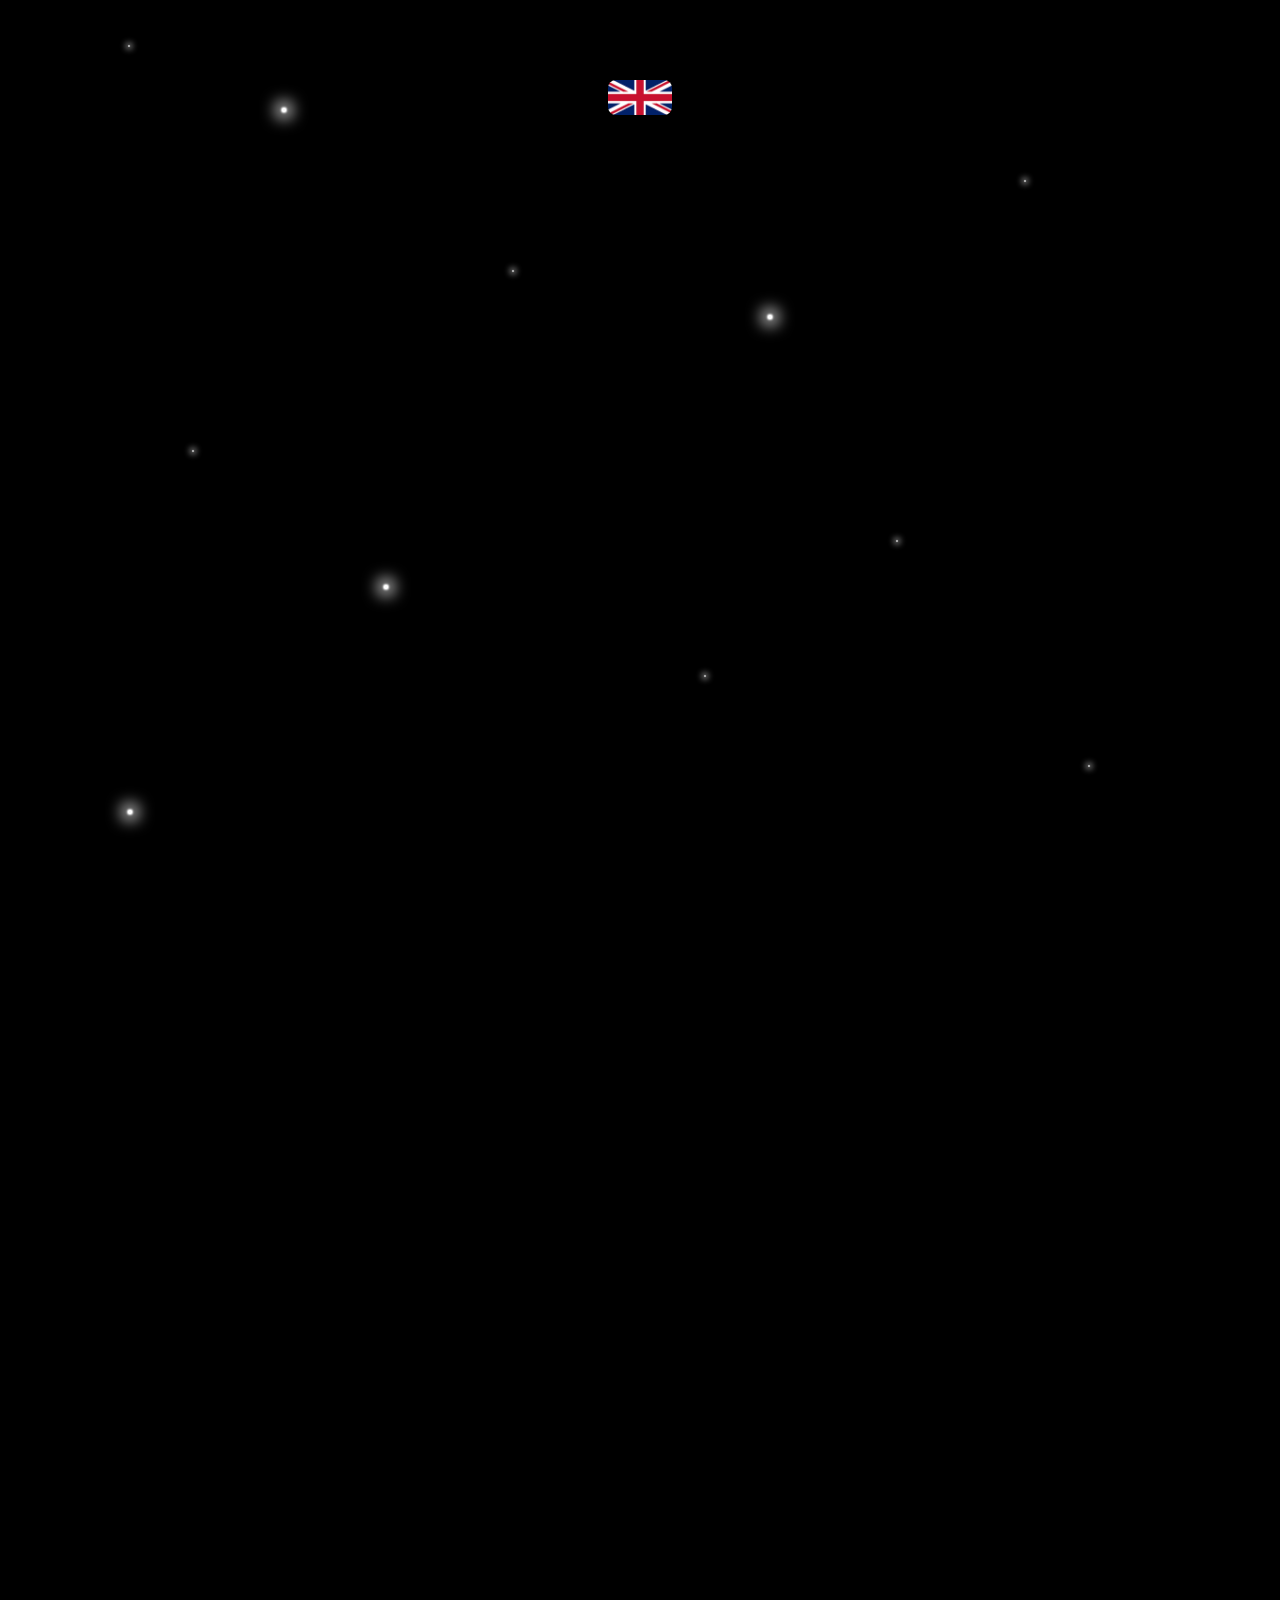
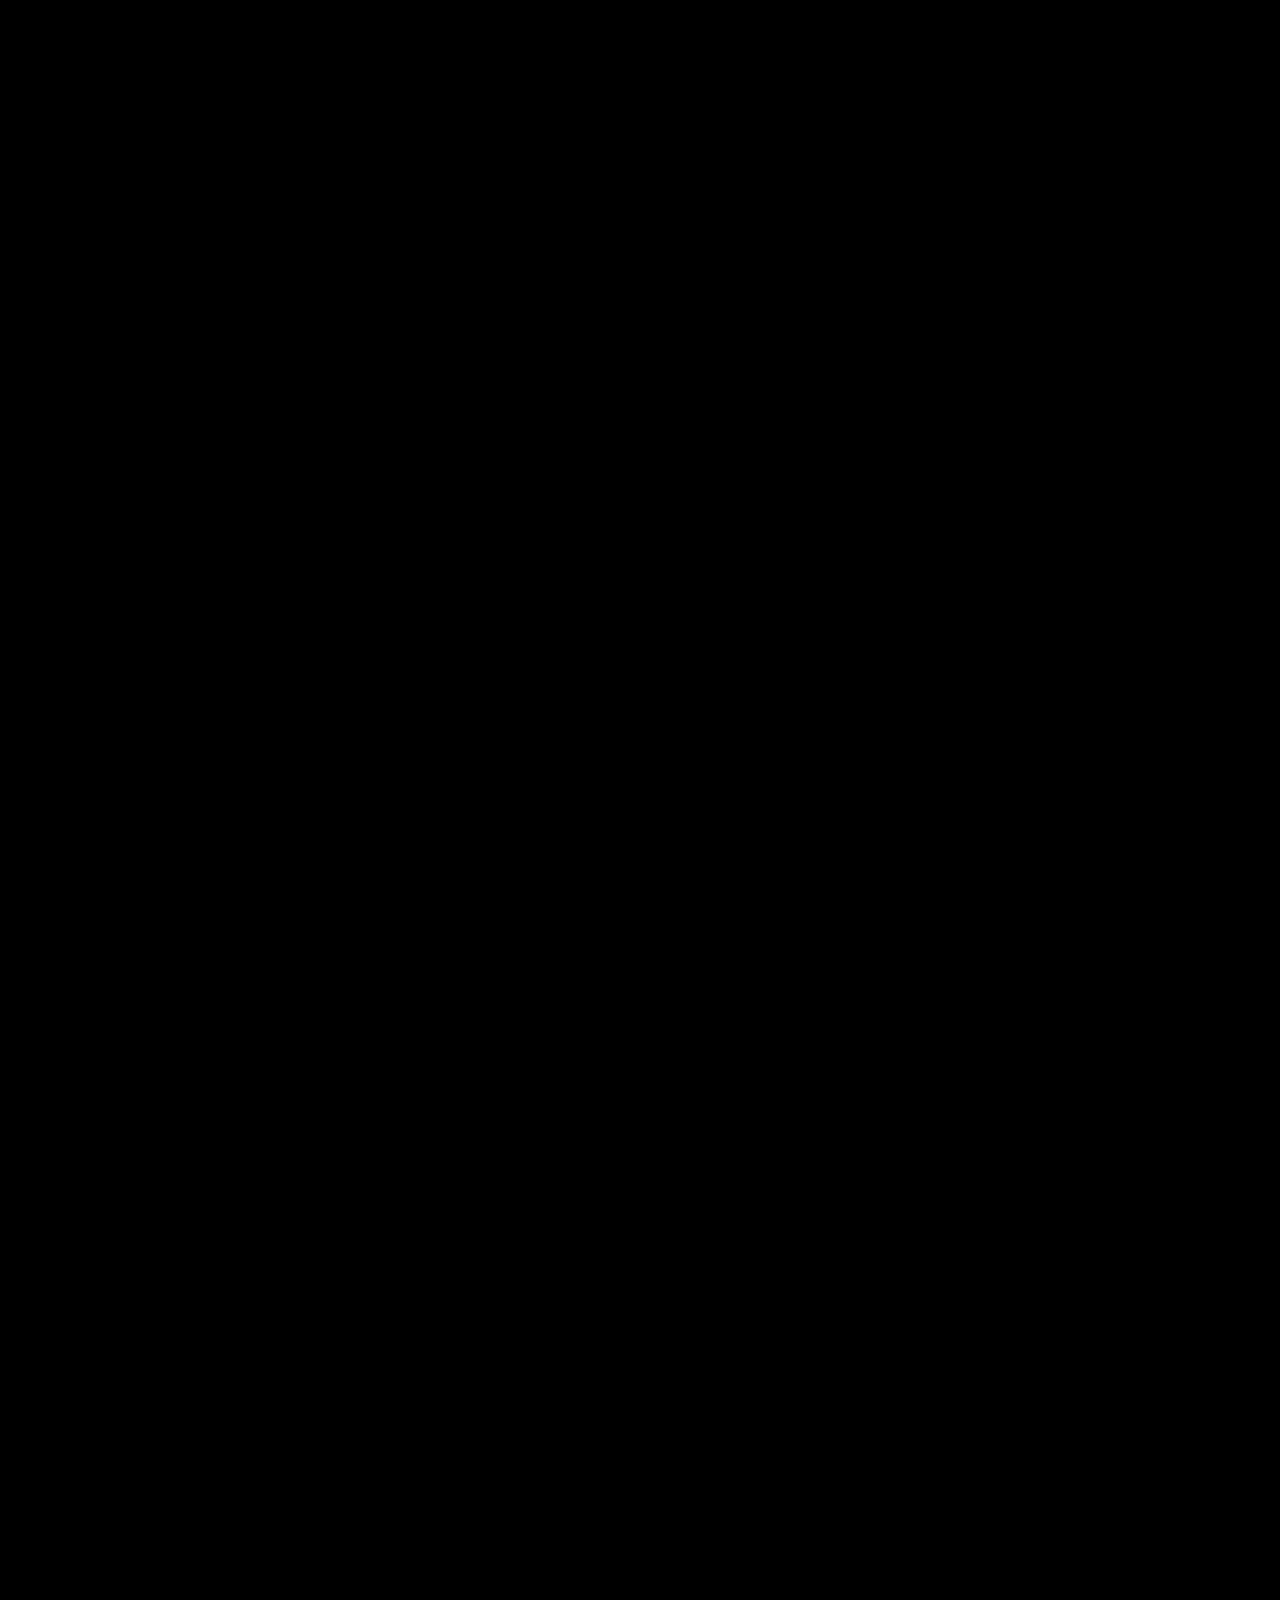
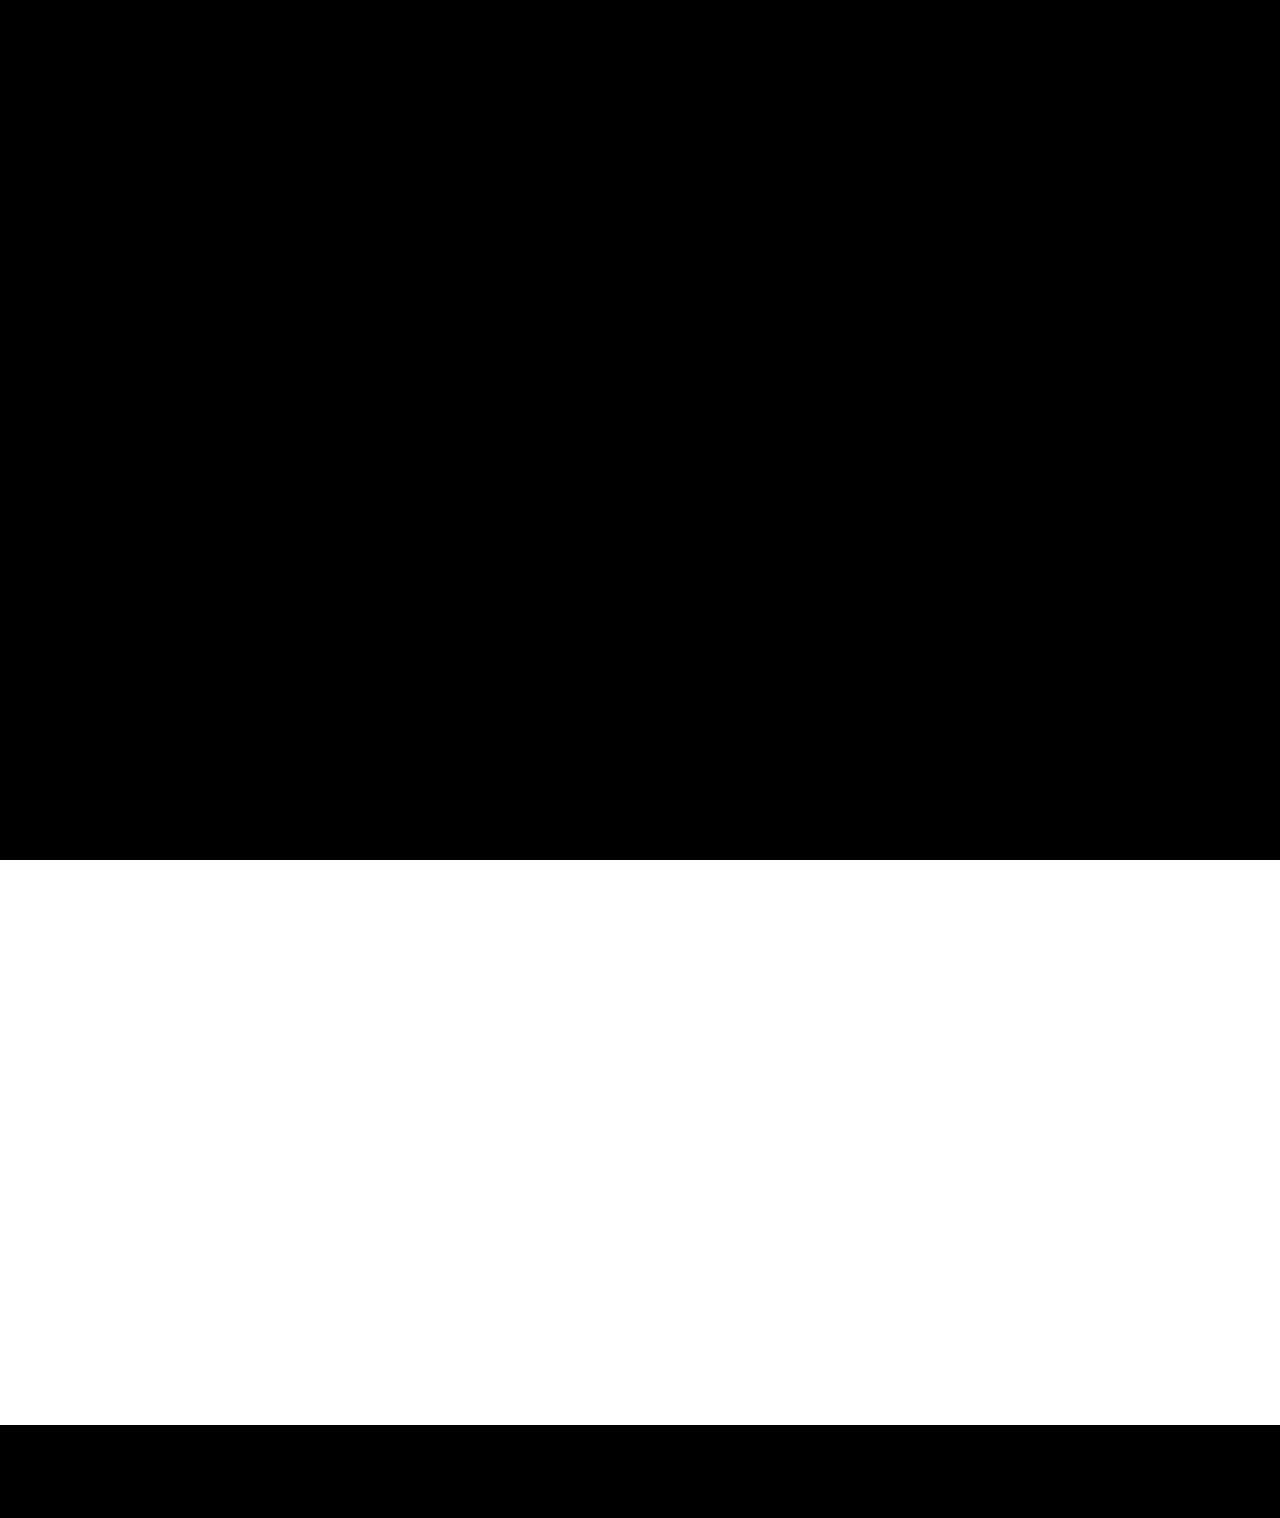
<file: about_me.html>
<!DOCTYPE html>
<html lang="en">

<head>
    <meta charset="UTF-8">
    <meta name="viewport" content="width=device-width, initial-scale=1.0">
    <title>O mně - Michael Mičín</title>
    <link rel="icon" href="images/logo-white.png">
    <link rel="stylesheet" href="about_me.css">
</head>

<body>
    <img id="languege" class="languege" src="images/en__flag.png" alt="">
    <div id="notifiaction-mAt" class="notification-mobile-tablet">
        <p class="emoji-notification">✨ 🖥️ ✨</p>
        <p>Pro nejlepší<span class="whitebold">zážitek</span>, prosím použijte desktopový prohlížeč.</p>
        <button onclick="closeNotification()" class="close-notification">Zavřít</button>
    </div>

    <div class="starry-bg">
        <div class="star" style="top:5%;left:10%;animation-delay:0.2s;"></div>
        <div class="star shiny" style="top:12%;left:22%;animation-delay:0.7s;"></div>
        <div class="star" style="top:20%;left:80%;animation-delay:1.1s;"></div>
        <div class="star" style="top:30%;left:40%;animation-delay:0.5s;"></div>
        <div class="star shiny" style="top:35%;left:60%;animation-delay:1.5s;"></div>
        <div class="star" style="top:50%;left:15%;animation-delay:0.9s;"></div>
        <div class="star" style="top:60%;left:70%;animation-delay:1.3s;"></div>
        <div class="star shiny" style="top:65%;left:30%;animation-delay:0.4s;"></div>
        <div class="star" style="top:75%;left:55%;animation-delay:1.7s;"></div>
        <div class="star" style="top:85%;left:85%;animation-delay:0.6s;"></div>
        <div class="star shiny" style="top:90%;left:10%;animation-delay:1.9s;"></div>
    </div>
    <header>

        <div class="scroll-animate container nav-grey">
            <nav>
                <img id="logo" class="logo-img" src="./images/logo-withoutBG.png" alt="logo">
                <div class="nav-links">

                    <a id="a1" class="current-page" id="home-link" href="index.html">Zpět</a>
                </div>
            </nav>
        </div>
    </header>


    <article class="boxes scroll-animate">
        <section class="box-1">
            <h1>Michael Mičín</h1>
            <p class="text">
                Je mi <strong>čerstvě 18 let</strong> a jsem <strong>frontend
                    vývojář</strong> a <strong>UI/UX designér</strong>
                s vášní pro <em>čistý kód</em> a <em>stylový design</em>.

                Už přes <strong>2 roky</strong> tvořím <em>moderní weby</em>, které nejsou jen funkční, ale hlavně
                přitažlivé.
                Miluju <em>jednoduchost</em>, <em>čistotu</em> a <em>plynulou interakci</em>.
                Pracuji nejčastěji s <strong>HTML</strong>, <strong>CSS</strong>, <strong>JavaScriptem</strong> a
                <strong>Reactem</strong>.
            </p>


        </section>
        <section class="box-2">
            <span></span>
            <img src="images/michael-micin.jpeg" alt="Michael Mičín">
        </section>
    </article>
    <h2 class="scroll-animate info-header">ABOUT M<span class="e">E</span></h2>
    <section class="info">
        <article class="hobbies scroll-animate">
            <h2><span class="text-linear">Co mě baví</span> ✨</h2>
            <p>Mám rád design, nové technologie a všechno, co se točí kolem digitálního světa. Rád programuji,
                objevuji nové nástroje a věnuji se vzdělávání – neustále se učím a posouvám své dovednosti dál.
            </p>
            <p>Kromě toho se věnuji i osobnímu rozvoji – pravidelně cvičím, zajímám se o zdravý životní styl a
                aktivně investuji. Baví mě hledat rovnováhu mezi fyzickou a mentální stránkou – věřím, že to jde
                ruku v ruce i s kvalitní prací.</p>
        </article>
        <article class="small lookingFor scroll-animate">
            <h2>Co hledám 🔍</h2>
            <p>Hledám nové příležitosti, kde bych mohl růst jako vývojář i člověk. Nejvíc mě baví kreativní
                projekty, kde mohu kombinovat kód s designem. Zajímám se o menší i větší spolupráce – klidně na
                dálku.</p>
        </article>

        <article class="small hodnota_k_praci scroll-animate">
            <h2>Můj přístup 🤝</h2>
            <p>Věřím v poctivý přístup, jednoduchost a detail. Když už něco dělám, chci, aby to mělo smysl a
                kvalitu. Mám rád férovou komunikaci, jasné cíle a kreativní řešení.</p>
        </article>


        <article class="technologies scroll-animate">
            <h2>Technologie, se kterými pracuji ✅</h2>
            <ul>
                <li>HTML / CSS</li>
                <li>JavaScript</li>
                <li>React (Next.js se učím)</li>
                <li>UI/UX design (canva,figma)</li>
                <li>Git & GitHub</li>
                <li>Základy SEO</li>
                <li>WordPress</li>
                <li>Další technologie se učím...</li>
            </ul>
        </article>

        <article class="praxe scroll-animate">
            <h2>Moje praxe 💼</h2>
            <p>Zatím nemám za sebou roky praxe – soustředil jsem se hlavně na studium a rozvoj vlastních
                dovedností. Přesto už mám za sebou několik konkrétních zkušeností, které mě posunuly dál.</p>
            <p>Pomáhal jsem na úřadě v IT oddělení, kde jsem nahlédl do reálného provozu a správy techniky.
                Vytvořil jsem webové stránky pro menší penzion a aktuálně jsem navrhl a vyvinul i toto vlastní
                portfolio, které neustále vylepšuji.</p>
            <p>Kromě toho si dělám vlastní mini projekty – různé „srandičky“, které možná nejsou komerční, ale
                hodně mi pomohly pochopit JavaScript, práci s DOMem nebo dynamiku moderního webu. Věřím, že
                praxe roste s každým projektem – a u mě to jede naplno.</p>
        </article>







        <article class="studium scroll-animate">
            <h2>Moje studium 📖</h2>
            <p>Studuji na Střední průmyslové škole v Třebíči, kde právě nastupuji do 3. ročníku. Škola mi dává
                solidní technický základ, ale ve volném čase se věnuji i samostudiu – rozšiřuji své znalosti,
                získávám certifikáty a posouvám se dál hlavně v oblasti webového vývoje a designu.</p>
            <p>Velkým úspěchem je pro mě také účast v programu Erasmus+, díky kterému ve 3. ročníku absolvuji
                studium a praxi v zahraničí. Je to pro mě skvělá příležitost, jak načerpat zkušenosti, poznat
                nové prostředí a posunout se zase o kus dál – nejen odborně, ale i lidsky.</p>
        </article>





    </section>

    <section class="scroll-animate deep">
        <div class="timeline-line"></div>
        <div class="timeline-point" style="top: 23%;"></div>
        <div class="timeline-point" style="top: 43%;"></div>
        <div class="timeline-point" style="top: 63%;"></div>
        <div class="timeline-point" style="top:85%;"></div>

        <article class="puvod-me scroll-animate">
            <div class="first">
                <h2>🖥️ Proč weby</h2>
                <p>Už od mala mě fascinovaly počítače. Trávil jsem hodiny zkoumáním techniky, hraním si s programy a
                    později
                    i psaním prvních řádků kódu. Postupně jsem si uvědomil, že nechci dělat jen čistě technické věci,
                    ale
                    hledám něco, co propojí IT, design a kreativitu. Chtěl jsem pracovat na něčem, co nejen funguje, ale
                    taky skvěle vypadá a působí.</p>
                <p><span class="position">1.</span></p>
            </div>
            <div>
                <h2>🕵🏻‍♂️ Hledal jsem se</h2>
                <p>Vyzkoušel jsem různé programovací jazyky — od Pythonu přes C++ až po C#. Každý z nich mi něco dal,
                    ale pořád to nebylo ono. Chyběla mi ta vizuální stránka, možnost okamžitě vidět výsledek, ovlivnit
                    uživatelský zážitek a tvořit něco, co má duši.</p>
                <p><span class="position">2.</span></p>
            </div>

            <div>
                <h2>💡 Osudný objev</h2>
                <p>Když jsem poprvé narazil na webový vývoj, všechno do sebe zapadlo. Najednou jsem měl v rukou nástroj,
                    kterým jsem mohl kombinovat logiku s estetikou, tvořit interaktivní rozhraní, ladit každý detail a
                    zároveň se stále učit nové technologie. Byla to láska na první klik.</p>
                <p><span class="position">3.</span></p>
            </div>

            <div>
                <h2 class="big-h2">✨ Web jako nástroj pro emoce ✨</h2>
                <p>Dnes tvořím weby, které nejsou jen technicky správně, ale zároveň příjemné, moderní a osobité. Pro mě
                    je web něco víc než kód – je to zážitek.</p>
                <p><span class="position">4.</span></p>
            </div>
        </article>


    </section>
    <article class="puvod-webu">
        <h2 class="scroll-animate">🌐 O původu tohoto webu</h2>
        <p class="scroll-animate">Toto portfolio je mým osobním projektem, který neustále vylepšuji a aktualizuji. Cílem
            je ukázat
            nejen mé dovednosti, ale i přístup k práci a osobní hodnoty. Všechny části jsou navrženy tak, aby
            byly přehledné, funkční a esteticky příjemné.</p>
        <p class="scroll-animate">Web je postaven na moderních technologiích jako HTML, CSS a JavaScript. Snažím se o
            čistý kód,
            responzivní design a optimalizaci pro různé prohlížeče. Věřím, že dobrý web by měl být nejen
            vizuálně atraktivní, ale i snadno použitelný a přístupný všem uživatelům.</p>
    </article>
    <footer>
        <div class="box-5-footer">
            <p>© 2025 Michael Mičín. Všechna práva vyhrazena.</p>
        </div>
    </footer>






    <script>
        const logo = document.getElementById('logo');
        window.addEventListener('scroll', () => {
            const scrollPosition = window.scrollY;
            const maxScroll = 100; // Adjust this value to control when opacity reaches minimum

            // Calculate opacity based on scroll position
            // Starts at 1 (fully visible) and decreases to 0.3 as you scroll
            const opacity = Math.max(0, 1 - (scrollPosition / maxScroll));

            logo.style.opacity = opacity;
        });



        const navLinks = document.querySelectorAll('.nav-links a');
        const navIndicator = document.querySelector('.nav-indicator');
        function moveNavIndicator() {
            const active = document.querySelector('.nav-links .current-page');
            if (!active || !navIndicator) return;
            navIndicator.style.left = active.offsetLeft + 'px';
            navIndicator.style.width = active.offsetWidth + 'px';
            navIndicator.style.height = active.offsetHeight + 'px';
            navIndicator.style.top = active.offsetTop + 'px';
        }
        // Initial position
        moveNavIndicator();
        // Update on resize
        window.addEventListener('resize', moveNavIndicator);
        // If you change current-page class via JS elsewhere, call moveNavIndicator() after.

        document.addEventListener("DOMContentLoaded", () => {
            const animatedElements = document.querySelectorAll(".scroll-animate");

            const observer = new IntersectionObserver((entries) => {
                entries.forEach(entry => {
                    if (entry.isIntersecting) {
                        entry.target.classList.add("visible");
                        // Optional: Pokud chceš, aby se animace spustila jen jednou:
                        observer.unobserve(entry.target);
                    }
                });
            }, {
                threshold: 0.1 // Jak moc musí být prvek vidět, než se animuje (0–1)
            });

            animatedElements.forEach(el => observer.observe(el));
        });


        document.querySelectorAll('.info article').forEach(article => {
            article.classList.add('scroll-animate'); // z CSS
            observer.observe(article);
        });

    </script>
</body>

</html>
</file>
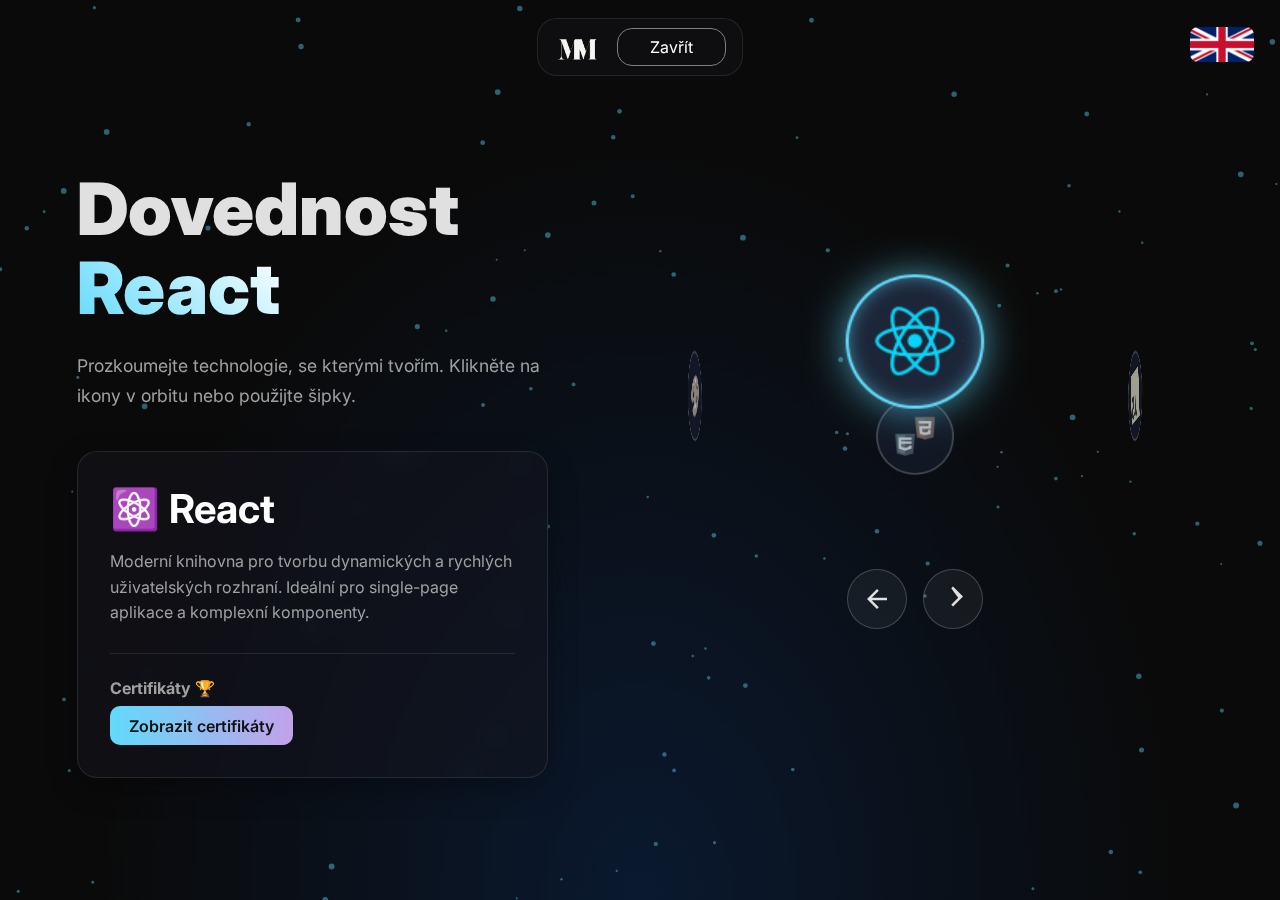
<file: dovednosti.html>
<!DOCTYPE html>
<html lang="cs">

<head>
    <meta charset="UTF-8">
    <meta name="viewport" content="width=device-width, initial-scale=1.0">
    <link rel="stylesheet" href="dovednosti.css">
    <title>Frontend Developer & UI/UX Designer | Michael Mičín - Portfolio</title>
    <link rel="icon" href="images/logo-white.png" type="image/png">
    <meta name="description"
        content="Portfolio Michaela Mičína – frontend vývojář a UI/UX designér zaměřený na React, JavaScript a čistý design.">
    <meta name="keywords"
        content="frontend developer, UI/UX designér, React, JavaScript, HTML, CSS, webové stránky, design zaměřený na člověka">
    <meta name="author" content="Michael Mičín">
    <meta property="og:title" content="Portfolio Michaela Mičína">
    <meta property="og:description"
        content="Frontend vývojář a UI/UX designér zaměřený na React, JavaScript a čistý design.">
    <meta property="og:image" content="images/logo-white.png">
    <meta property="og:url" content="https://michael-micin.space">
</head>

<body>
    <!-- === MODÁLNÍ OKNO PRO CERTIFIKÁTY === -->
    <div id="certificates-modal" class="modal-overlay">
        <div class="modal-content">
            <button class="modal-close" aria-label="Zavřít okno">&times;</button>
            <h2>Moje Certifikáty</h2>
            <div class="certificates-gallery">
                <!-- Sem přijdou obrázky certifikátů -->
                <a href="images/javascript-certificate-begginer.pdf" target="_blank">
                    <img src="images/js1.png" alt="Javascript certifikát zkouška ">
                </a>
                <a href="images/javascript-certificate-api.pdf" target="_blank">
                    <img src="images/js2.png" alt="JavaScript Certifikát API">
                </a>
                <a href="images/javascript-certificate-complete-course.pdf" target="_blank">
                    <img src="images/js3.png" alt="JavaScript Certifikát COMPLETE COURSE">
                </a>
                <a href="https://www.itnetwork.cz/certifikat/eyJjb3Vyc2VJZCI6MTYxNywibWVtYmVySWQiOjEzMDIzNn0="
                    target="_blank">
                    <img src="images/UX-design-certificate.png" alt="UI/UX Design Certifikát">
                </a>
                <a href="https://www.sololearn.com/certificates/CC-TS8KYQHW" target="_blank">
                    <img src="images/techForEveryone-certificate.png" alt="certifikát Tech For Everyone">
                </a>
                <a>Na dalších pracuji🧑‍💻</a>
                <!-- Přidejte další podle potřeby -->
            </div>
            <p class="modal-footer">Kliknutím na obrázek jej zobrazíte v plné velikosti.</p>
        </div>
    </div>



    <!-- Canvas pro dynamické pozadí -->
    <canvas id="particle-canvas"></canvas>

    <img id="languege" class="languege" src="images/en__flag.png" alt="anglický jazyk">


    <header>
        <div class="container nav-grey">
            <nav>
                <img id="logo" class="logo-img" src="./images/logo-withoutBG.png" alt="Logo Michaela Mičína">
                <div class="nav-links">
                    <a id="dovednosti" class="current-page" href="index.html">Zavřít</a>
                </div>
            </nav>
        </div>
    </header>

    <main class="hero-section">
        <!-- Levý sloupec pro Text a Navigaci -->
        <div class="hero-content">
            <h1 class="hero-title">
                Dovednost<br>
                <span id="skill-title-highlight" class="highlight-text">Přehlídka Dovedností</span>
            </h1>
            <p class="hero-subtitle">Prozkoumejte technologie, se kterými tvořím. Klikněte na ikony v orbitu nebo
                použijte šipky.</p>

            <!-- Popisy k dovednostem - budou dynamicky měněny -->
            <div class="skills-descriptions">
                <div class="skill-card active" data-skill="0">
                    <h2 id="skill-name"></h2>
                    <p id="skill-description"></p>
                    <div class="certificates-section">
                        <h4>Certifikáty 🏆</h4>
                        <a href="#" class="certificate-link">Zobrazit certifikáty</a>
                    </div>
                </div>
            </div>

        </div>

        <!-- Pravý sloupec pro 3D orbitální karusel -->
        <div class="hero-visuals">
            <div id="skills-orbit" class="skills-orbit">
                <!-- Ikony budou vloženy dynamicky JavaScriptem -->
            </div>

            <!-- Navigace -->
            <div class="carousel-navigation">
                <button id="prev-skill" class="nav-arrow" aria-label="Předchozí dovednost">
                    <svg xmlns="http://www.w3.org/2000/svg" viewBox="0 0 24 24" fill="currentColor">
                        <!-- ZMĚNA ZDE: Intuitivnější ikona šipky -->
                        <path d="M20 11H7.83l5.59-5.59L12 4l-8 8 8 8 1.41-1.41L7.83 13H20v-2z"></path>
                    </svg>
                </button>
                <button id="next-skill" class="nav-arrow" aria-label="Další dovednost">
                    <svg xmlns="http://www.w3.org/2000/svg" viewBox="0 0 24 24" fill="currentColor">
                        <!-- ZMĚNA ZDE: Intuitivnější ikona šipky -->
                        <path d="M4 11h12.17l-5.58 5.59L12 18l8-8-8-8-1.41 1.41L16.17 11H4v2z"></path>
                    </svg>
                </button>
            </div>
        </div>
    </main>

    <script src="skills.js"></script>
</body>

</html>
</file>
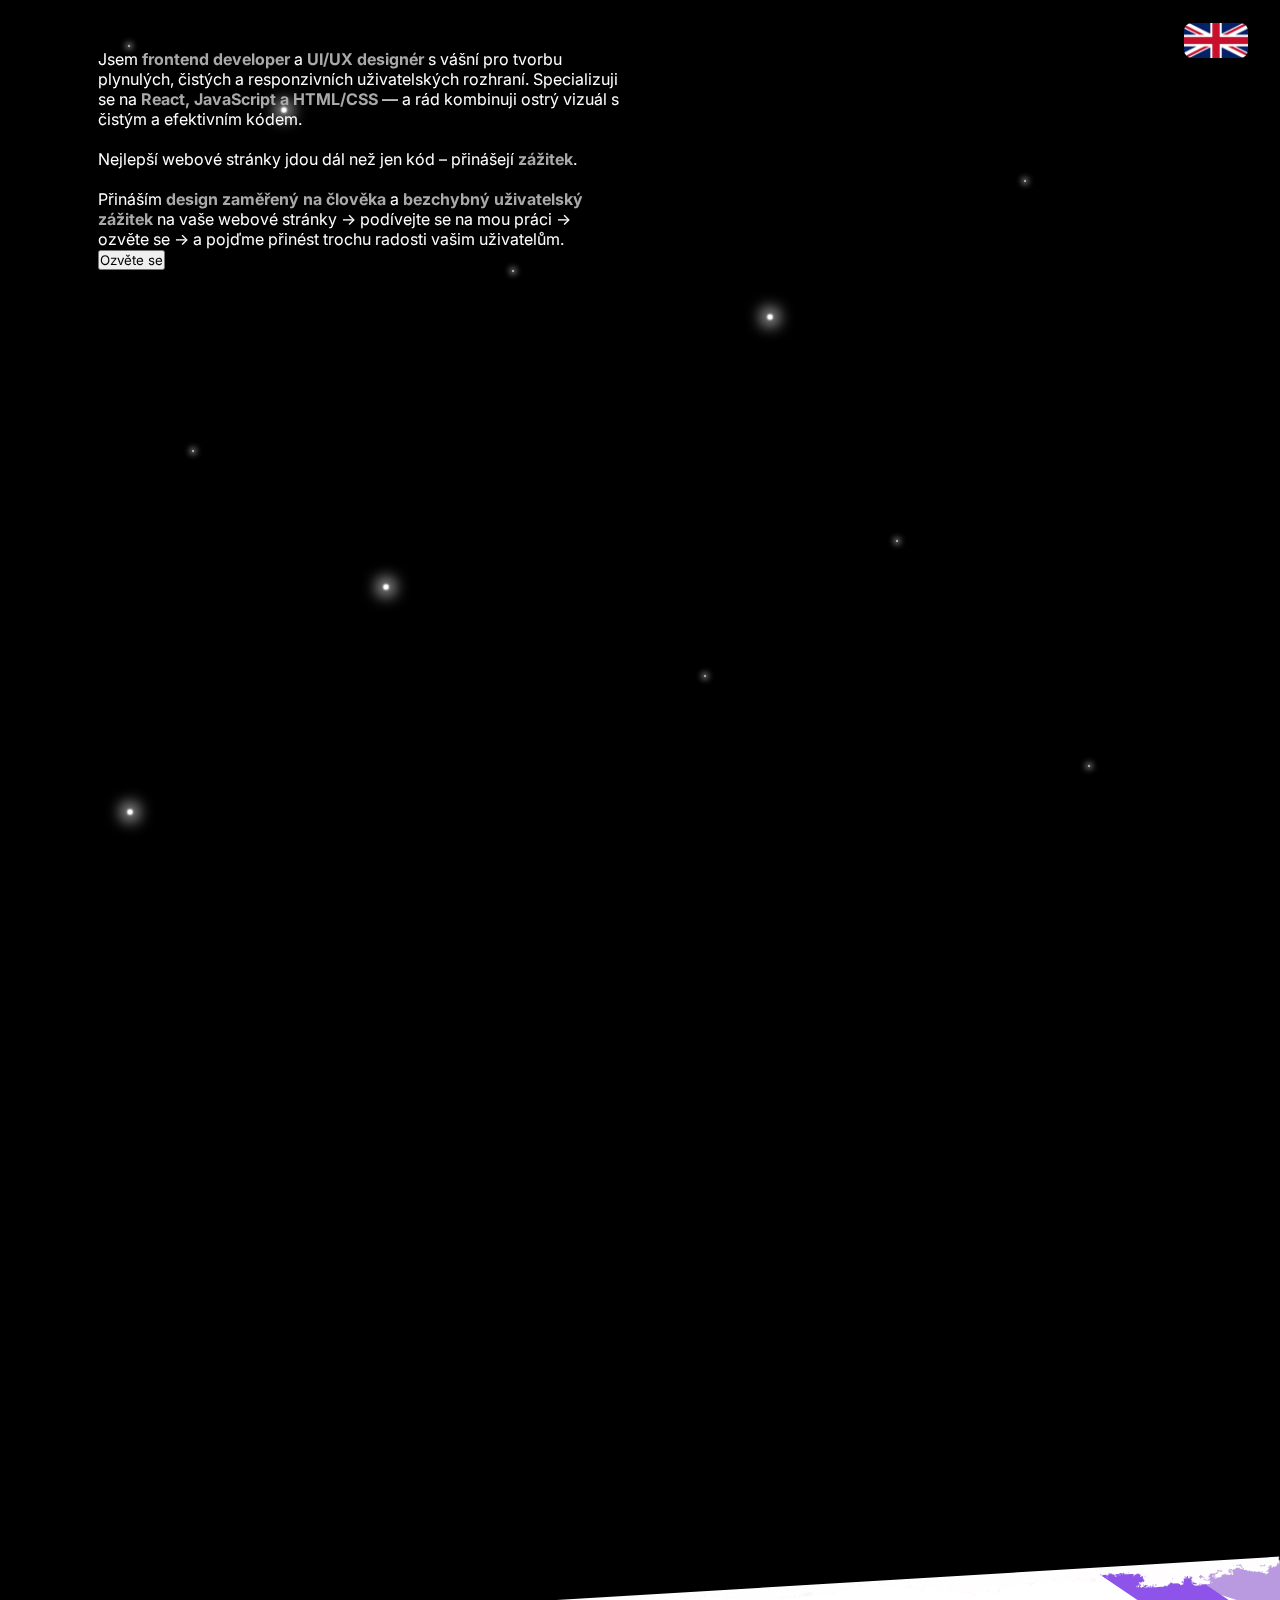
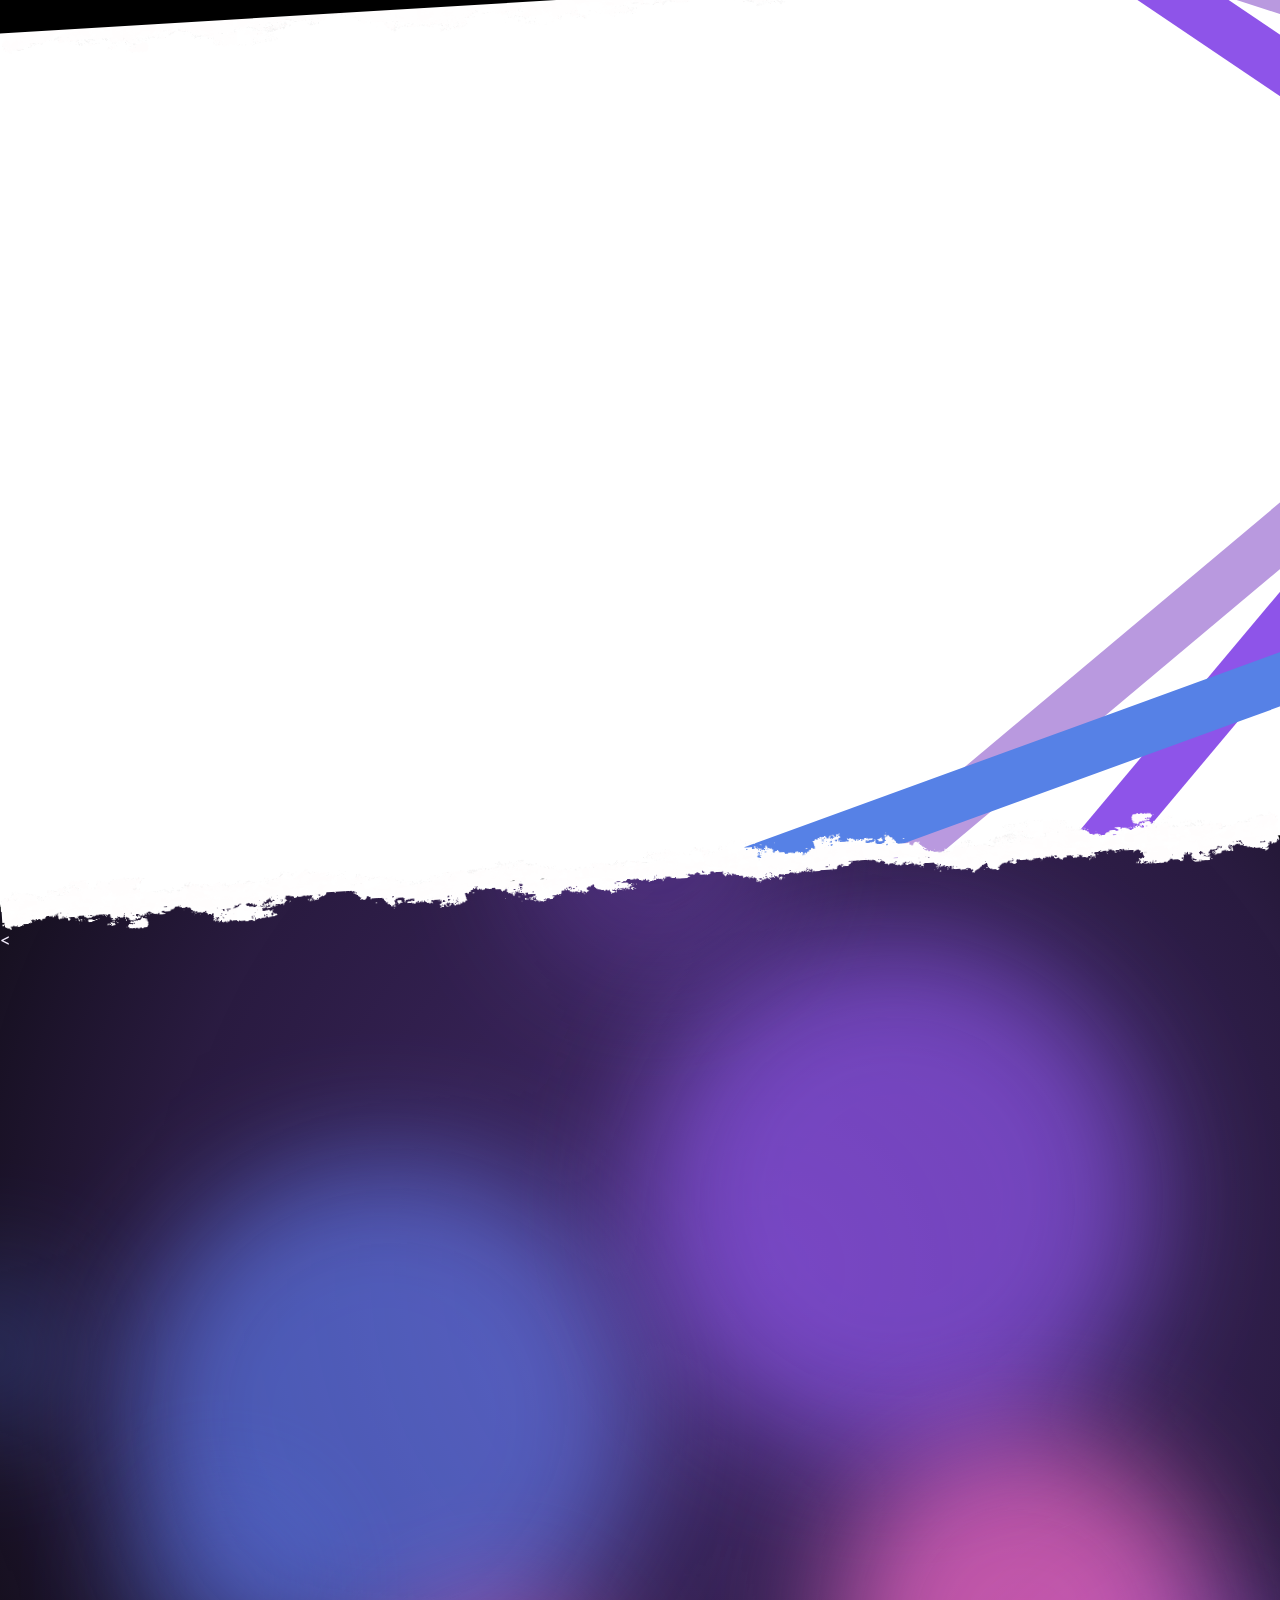
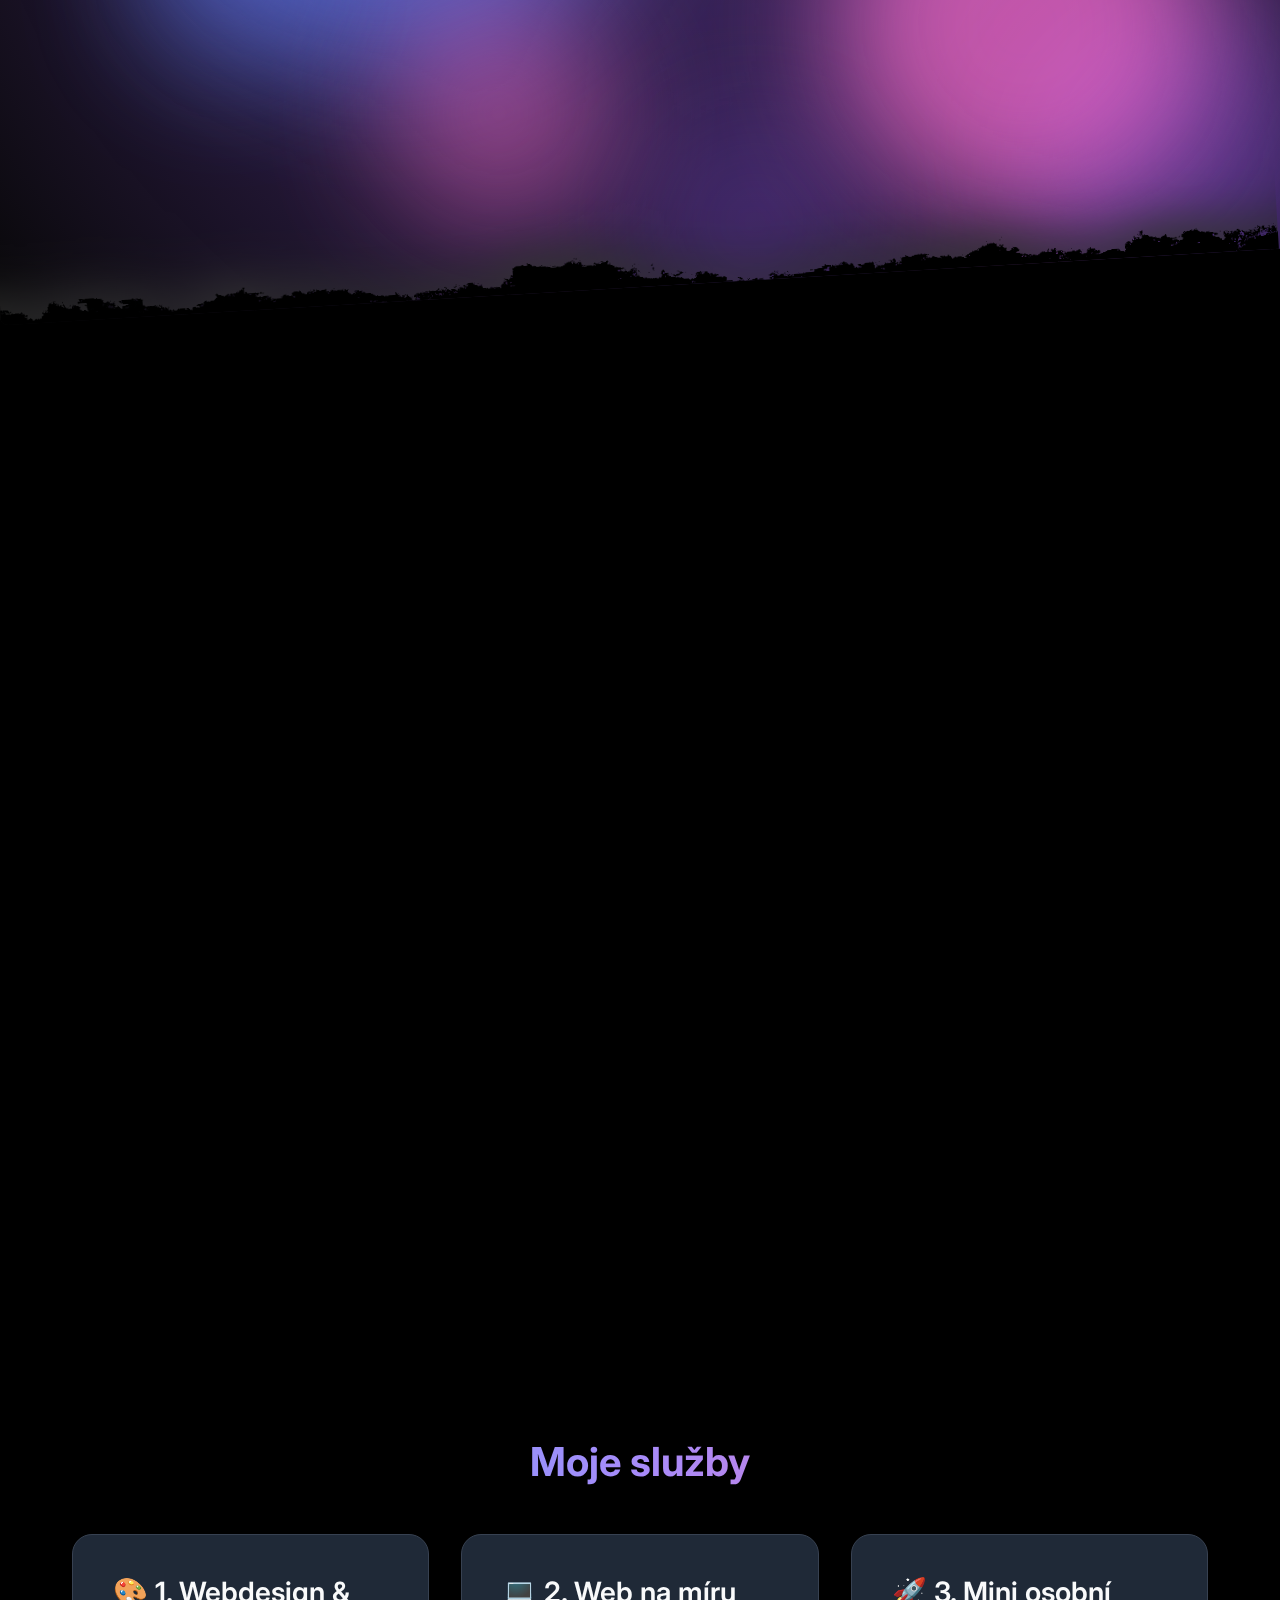
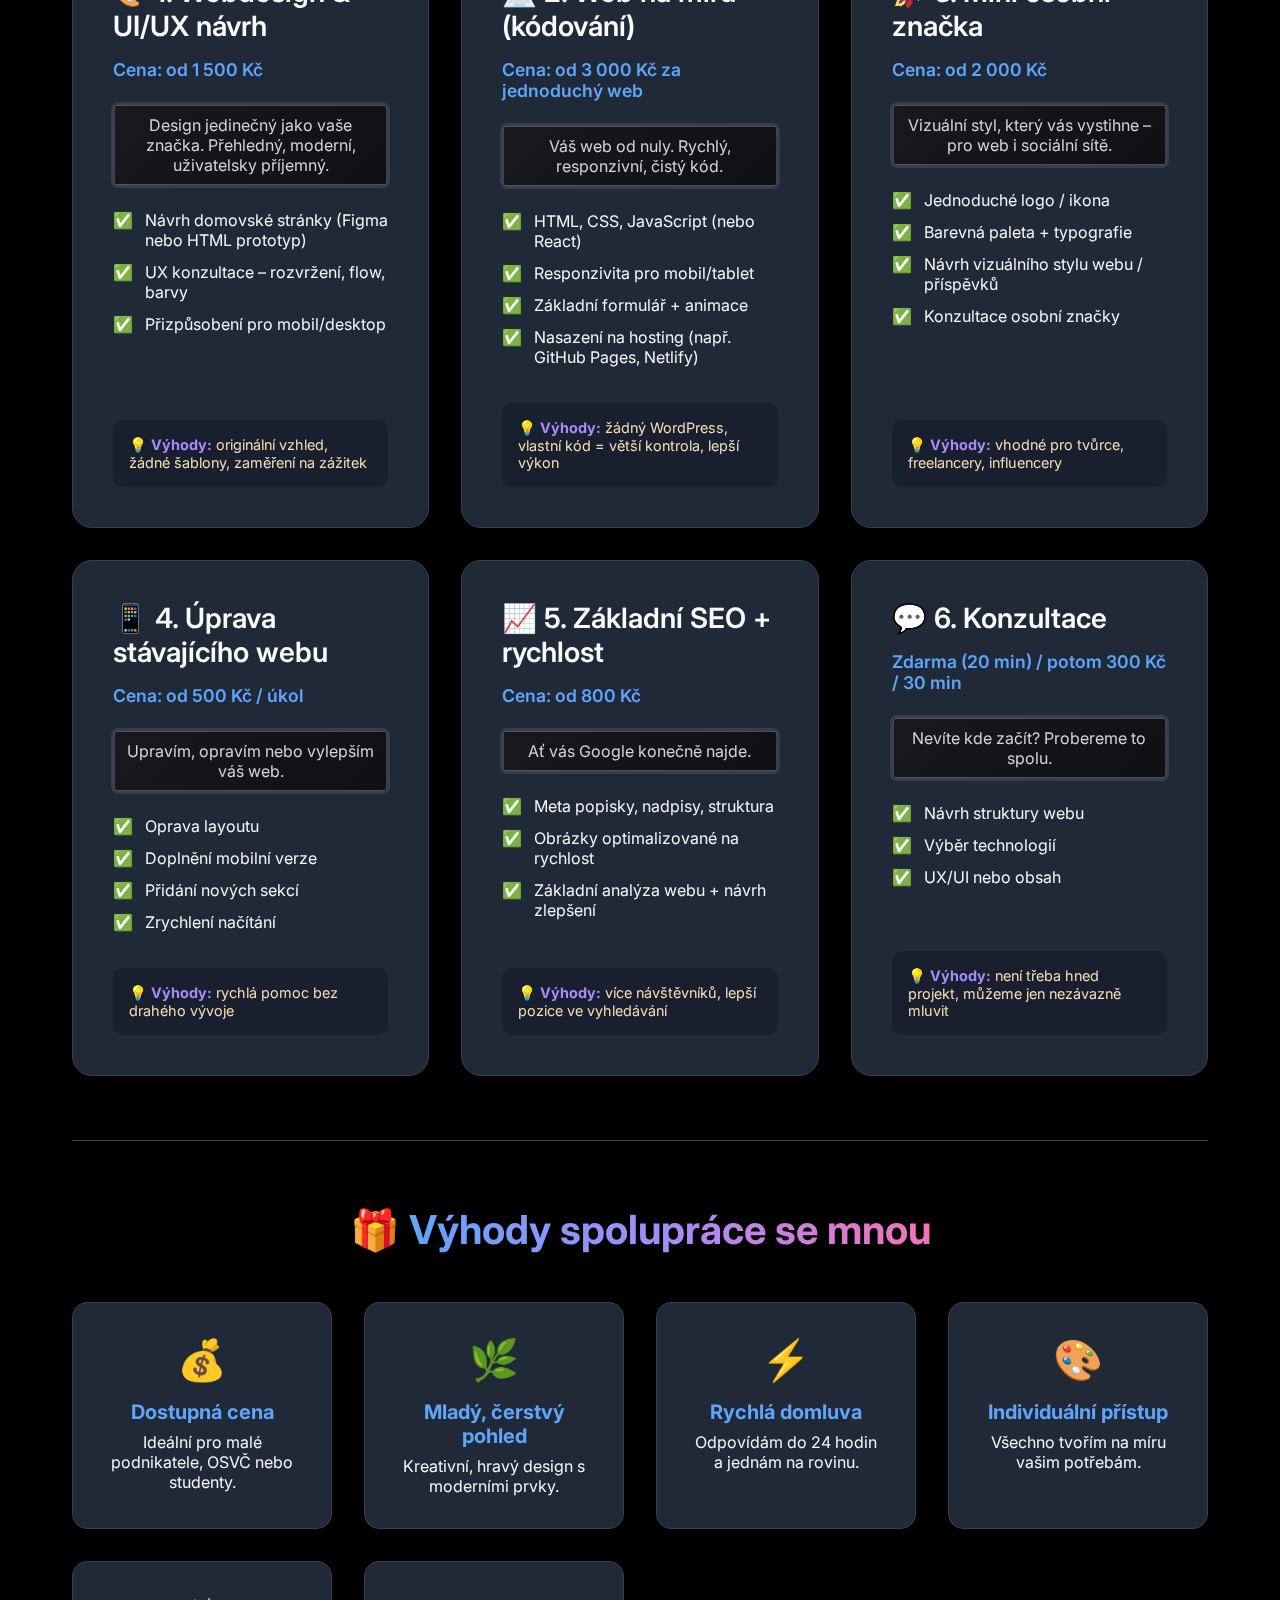
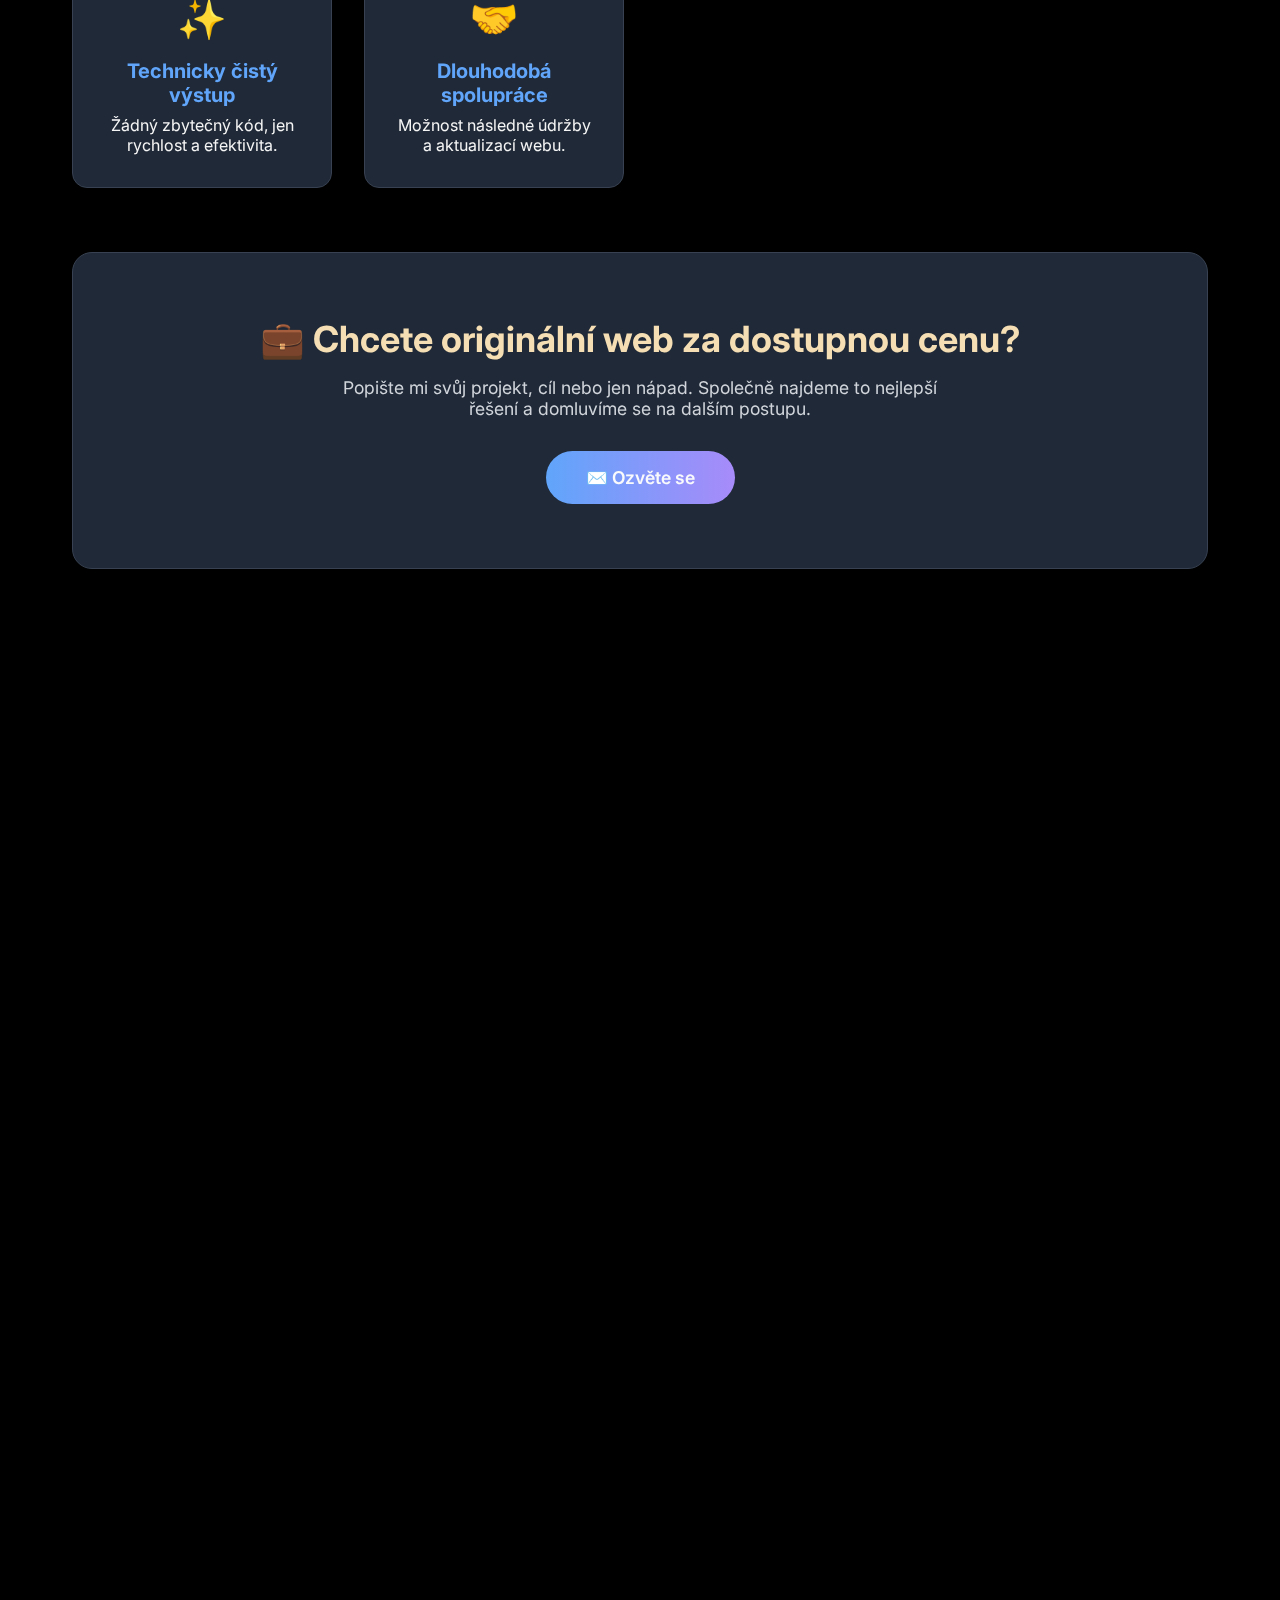
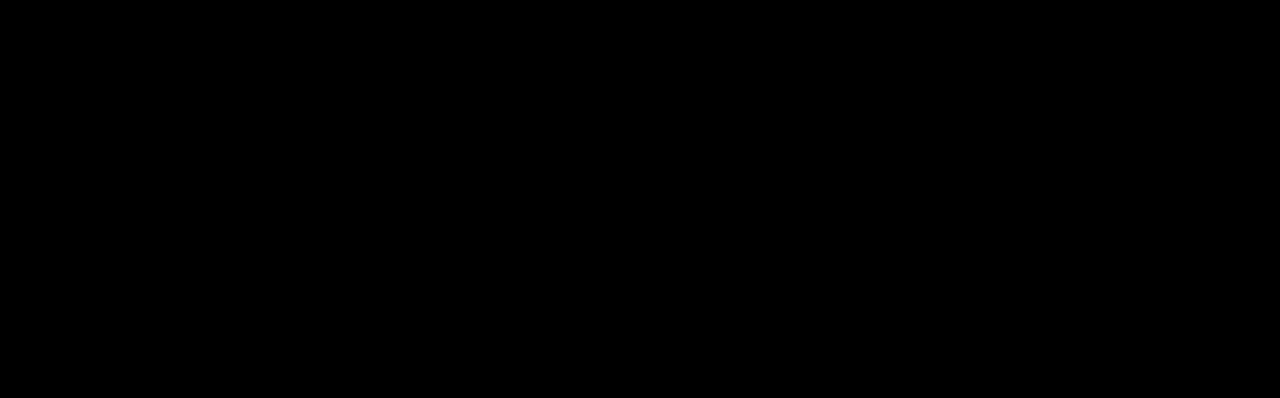
<file: index-en.html>
<!DOCTYPE html>
<html lang="cs">

<head>
    <meta charset="UTF-8">
    <meta name="viewport" content="width=device-width, initial-scale=1.0">
    <link rel="stylesheet" href="style.css">
    <link rel="stylesheet" href="card.css">
    <title>Frontend Developer & UI/UX Designer | Michael Mičín - Portfolio</title>
    <link rel="icon" href="images/logo-white.png" type="image/png">
    <meta name="description"
        content="Portfolio Michaela Mičína – frontend vývojář a UI/UX designér zaměřený na React, JavaScript a čistý design.">
    <meta name="keywords"
        content="frontend developer, UI/UX designér, React, JavaScript, HTML, CSS, webové stránky, design zaměřený na člověka">

    <meta name="author" content="Michael Mičín">
    <meta property="og:title" content="Portfolio Michaela Mičína">
    <meta property="og:description"
        content="Frontend vývojář a UI/UX designér zaměřený na React, JavaScript a čistý design.">
    <meta property="og:image" content="images/logo-white.png">
    <meta property="og:url" content="https://michael-micin.space">
</head>

<body>



    <img id="languege" class="languege" src="images/en__flag.png" alt="anglický jazyk">
    <div id="notifiaction-mAt" class="notification-mobile-tablet">
        <p class="emoji-notification">✨ 🖥️ ✨</p>
        <p>Pro nejlepší <span class="whitebold">zážitek</span>, prosím použijte desktopový prohlížeč.</p>
        <button onclick="closeNotification()" class="close-notification">Zavřít</button>
    </div>

    <div class="starry-bg">
        <div class="star" style="top:5%;left:10%;animation-delay:0.2s;"></div>
        <div class="star shiny" style="top:12%;left:22%;animation-delay:0.7s;"></div>
        <div class="star" style="top:20%;left:80%;animation-delay:1.1s;"></div>
        <div class="star" style="top:30%;left:40%;animation-delay:0.5s;"></div>
        <div class="star shiny" style="top:35%;left:60%;animation-delay:1.5s;"></div>
        <div class="star" style="top:50%;left:15%;animation-delay:0.9s;"></div>
        <div class="star" style="top:60%;left:70%;animation-delay:1.3s;"></div>
        <div class="star shiny" style="top:65%;left:30%;animation-delay:0.4s;"></div>
        <div class="star" style="top:75%;left:55%;animation-delay:1.7s;"></div>
        <div class="star" style="top:85%;left:85%;animation-delay:0.6s;"></div>
        <div class="star shiny" style="top:90%;left:10%;animation-delay:1.9s;"></div>
    </div>
    <header>

        <div class="container nav-grey">
            <nav>
                <img id="logo" class="logo-img" src="./images/logo-withoutBG.png"
                    alt="Logo Michaela Mičína, frontend developera">
                <button class="hamburger" id="hamburger-btn" aria-label="Menu">
                    <span></span>
                    <span></span>
                    <span></span>
                </button>

                <div class="nav-links">

                    <a id="a1" class="current-page" id="home-link" href="#">Domů</a>
                    <a id="a2" href="#aboutt">O mně</a>
                    <a id="a3" href="#slider-background-current">Projekty</a>
                    <a id="dovednosti" href="dovednosti.html">Dovednosti</a>
                    <button onclick="scrollToContact()" id="contact-link" href="#contact">Kontakty</button>
                    <div class="nav-indicator"></div>
                </div>
            </nav>
        </div>
    </header>

    <main>
        <div class="container">
            <div class="boxes">
                <article class="box box-1">


                    <h1>Ahoj, jmenuji se <span class="write-font">Michael</span> <span id="wave">👋🏻</span></h1>
                    <p> Jsem <span class="semibold">frontend developer</span> a <span class="semibold">UI/UX
                            designér</span> s vášní pro tvorbu
                        plynulých, čistých a responzivních uživatelských rozhraní. Specializuji se na <span
                            class="semibold">React,
                            JavaScript a
                            HTML/CSS</span> — a rád kombinuji ostrý vizuál s čistým a efektivním kódem.<br><br>

                        Nejlepší webové stránky jdou dál než jen kód – přinášejí <span
                            class="semibold">zážitek</span>.<br><br>

                        Přináším <span class="semibold">design zaměřený na člověka</span> a <span
                            class="semibold">bezchybný
                            uživatelský zážitek</span> na vaše
                        webové stránky → podívejte se na mou práci → ozvěte se → a pojďme přinést trochu radosti vašim
                        uživatelům.</p>

                    <div class="box-1-button">
                        <button onclick="scrollToContact()">Ozvěte se</button>
                    </div>

                </article>
                <article class="box box-2">
                    <img src="./images/iphone.png" id="iphone" alt="iPhone">
                    <p class="iphone-time" id="time"></p>
                    <div class="box-2-header">
                        <h2>FRONTEND <span>VÝVOJÁŘ</span></h2>
                    </div>

                    <p class="box-2-skills-arrow">Mé dovednosti 👇</p>

                    <div class="box-2-skills">
                        <div class="box-2-skill">
                            <div class="box-2-skill-content">
                                <div class="box-2-skill-content-header">
                                    <img src="./images/pallete.png" alt="paleta">
                                    <h3>DALŠÍ</h3>
                                </div>

                                <h4 class="date">2025</h4>
                            </div>
                            <div class="box-2-skill-content-p">
                                <p>Více dovedností najdete v sekci více o mně</p>
                            </div>
                        </div>
                        <div class="box-2-skill">
                            <div class="box-2-skill-content">
                                <div class="box-2-skill-content-header">
                                    <img src="./images/react.png" alt="react icon">
                                    <h3>REACT</h3>
                                </div>

                                <h4 class="date">2025</h4>
                            </div>
                            <div class="box-2-skill-content-p">
                                <p>Technologie na vývoj webových nebo mobilních aplikací.</p>
                            </div>
                        </div>
                        <div class="box-2-skill">
                            <div class="box-2-skill-content">
                                <div class="box-2-skill-content-header">
                                    <img src="./images/js.png" alt="js icon">
                                    <h3>JAVASCRIPT</h3>
                                </div>

                                <h4 class="date">2024</h4>
                            </div>
                            <div class="box-2-skill-content-p">
                                <p>Technologie, která umožní vývoj dynamických webových stránek</p>
                            </div>
                        </div>
                        <div class="box-2-skill" id="margin-bottom-skill">
                            <div class="box-2-skill-content">
                                <div class="box-2-skill-content-header">
                                    <img src="./images/htmlcss.png" alt="html a css icon">
                                    <h3>HTML A CSS</h3>
                                </div>

                                <h4 class="date">2024</h4>
                            </div>
                            <div class="box-2-skill-content-p">
                                <p>Technologie důležita pro skvělý zážitek Vaší stránky</p>
                            </div>
                        </div>
                        <div class="line-container">
                            <div class="line"></div>
                        </div>
                    </div>
                </article>


            </div>
        </div>


        <!-- From Uiverse.io by ElSombrero2 -->
        <div class="trust scroll-animate">

            <div class="side-card card-left">
                <div>
                    <h3>+5 certifikátů</h3>
                    <p>Zvládnutí vývoje webu. Dávám život a příběh vašemu webu.</p>
                </div>
            </div>

            <div class="card">
                <div class="content">
                    <div class="back">
                        <div class="back-content">
                            <div class="back-h2">
                                <strong class="top">
                                    <h3>+4 spokojených</h3>
                                </strong>
                                <strong class="bot">
                                    <h3>klientů</h3>
                                </strong>
                            </div>
                            <p id="text-najed-mysi">NAJEĎ MYŠÍ</p>
                        </div>
                    </div>
                    <div class="front">

                        <div class="img">
                            <div class="circle">
                            </div>
                            <div class="circle" id="right">
                            </div>
                            <div class="circle" id="bottom">
                            </div>
                        </div>

                        <div class="front-content">
                            <small class="badge">Hodnocení</small>
                            <div class="description">
                                <div class="title">
                                    <p class="title">
                                        <strong>⭐️⭐️⭐️⭐️⭐️</strong>
                                    </p>
                                    <svg fill-rule="nonzero" height="15px" width="15px" viewBox="0,0,256,256"
                                        xmlns:xlink="http://www.w3.org/1999/xlink" xmlns="http://www.w3.org/2000/svg">
                                        <g style="mix-blend-mode: normal" text-anchor="none" font-size="none"
                                            font-weight="none" font-family="none" stroke-dashoffset="0"
                                            stroke-dasharray="" stroke-miterlimit="10" stroke-linejoin="miter"
                                            stroke-linecap="butt" stroke-width="1" stroke="none" fill-rule="nonzero"
                                            fill="#20c997">
                                            <g transform="scale(8,8)">
                                                <path d="M25,27l-9,-6.75l-9,6.75v-23h18z"></path>
                                            </g>
                                        </g>
                                    </svg>
                                </div>
                                <p class="card-footer">
                                    Lucie Kalinová
                                </p>
                            </div>
                            <div class="description">
                                <div class="title">
                                    <p class="title">
                                        <strong>⭐️⭐️⭐️⭐️⭐️</strong>
                                    </p>
                                    <svg fill-rule="nonzero" height="15px" width="15px" viewBox="0,0,256,256"
                                        xmlns:xlink="http://www.w3.org/1999/xlink" xmlns="http://www.w3.org/2000/svg">
                                        <g style="mix-blend-mode: normal" text-anchor="none" font-size="none"
                                            font-weight="none" font-family="none" stroke-dashoffset="0"
                                            stroke-dasharray="" stroke-miterlimit="10" stroke-linejoin="miter"
                                            stroke-linecap="butt" stroke-width="1" stroke="none" fill-rule="nonzero"
                                            fill="#20c997">
                                            <g transform="scale(8,8)">
                                                <path d="M25,27l-9,-6.75l-9,6.75v-23h18z"></path>
                                            </g>
                                        </g>
                                    </svg>
                                </div>
                                <p class="card-footer">
                                    Adam Novák
                                </p>
                            </div>
                            <div class="description">
                                <div class="title">
                                    <p class="title">
                                        <strong>⭐️⭐️⭐️⭐️⭐️</strong>
                                    </p>
                                    <svg fill-rule="nonzero" height="15px" width="15px" viewBox="0,0,256,256"
                                        xmlns:xlink="http://www.w3.org/1999/xlink" xmlns="http://www.w3.org/2000/svg">
                                        <g style="mix-blend-mode: normal" text-anchor="none" font-size="none"
                                            font-weight="none" font-family="none" stroke-dashoffset="0"
                                            stroke-dasharray="" stroke-miterlimit="10" stroke-linejoin="miter"
                                            stroke-linecap="butt" stroke-width="1" stroke="none" fill-rule="nonzero"
                                            fill="#20c997">
                                            <g transform="scale(8,8)">
                                                <path d="M25,27l-9,-6.75l-9,6.75v-23h18z"></path>
                                            </g>
                                        </g>
                                    </svg>
                                </div>
                                <p class="card-footer">
                                    Daniel Svoboda
                                </p>
                            </div>
                            <div class="more">
                                <p>2+ další</p>
                            </div>
                        </div>
                    </div>
                </div>
            </div>
            <div class="side-card card-right">
                <div>
                    <h3>+2 roky zkušeností</h3>
                    <p>Jsem mladý. Proto dávám vašemu webu mladý a stylový design. Návštěvníci ho budou milovat!</p>
                </div>
            </div>
        </div>


        <div id="about" class="scroll-animate"">
            <h2>POZNEJTE MĚ</h2>
        </div>


        <article class=" box box-4">
            <img src="images/rippedPaper.png" class="ripped-paper-top" alt="Roztržený papír okraj">
            <div class="strip1"></div>
            <div class="strip2"></div>
            <div class="strip3"></div>

            <div class="strip5"></div>
            <div class="strip6"></div>
            <div class="strip7"></div>
            <div class="box-4-content">

                <div class="box-4-left scroll-animate">

                    <div id="aboutt" class="about-me-container">
                        <div class="box-4-bio scroll-animate">
                            <h3 class="h3-bio scroll-animate">Tvorba vypráví příběh.</h3>
                            <p class="bio-box scroll-animate"> Každý projekt, kterého se ujmu, je pečlivě
                                vytvořen s osobitostí, účelem
                                a emocemi – protože dobrá webová stránka nejen funguje, ale komunikuje. Ať už je
                                to
                                portfolio, blog, nebo něco úplně unikátního, mým cílem je vytvářet digitální prostory,
                                které lidé cítí.</p>
                            <h3 class="h3-bio scroll-animate">Svěží, mladistvý a odvážný design</h3>
                            <p class="bio-box scroll-animate">Jako mladý designér přináším do každého
                                projektu novou perspektivu. Můj
                                styl je moderní, hravý a nebojí se porušovat pravidla. Věřím, že webové
                                stránky by
                                měly působit živě – dynamické rozvržení, kreativní interakce a odvážné volby jsou mým
                                poznávacím znakem. Pokud
                                hledáte něco obyčejného, jste na špatném místě. Pokud toužíte po
                                něčem živém, pojďme si promluvit.</p>

                        </div>
                        <!-- From Uiverse.io by janisar-hyder -->
                        <p class="browser-warning scroll-animate">
                            Pokud se vám to zdá divné, je to proto, že tento prohlížeč nepodporuje CSS
                            vlastnost 'aspect-ratio'.
                        </p>
                        <div class="stackk scroll-animate">
                            <div class="cardd">
                                <div class="image"><img src="images/michael-micin.jpeg" alt="Michael Mičín"></div>
                            </div>
                        </div>




                    </div>

                    <div class="more-button-div scroll-animate">
                        <div class="more-button-bio"><a href="about_me.html">👉 Více o mně 👈</a></div>
                    </div>
                </div>

            </div>
            <img src="images/rippedPaper.png" class="ripped-paper-bottom" alt="Roztržený papír okraj">
            </article>


            <article id="projects" class="box box-3">
                <img src="images/rippedPaper.png" class="ripped-paper-top" alt="Roztržený papír okraj">
                < <div class="projects-animated-bg">
                    <div class="projects-bg-circle circle-blue"></div>
                    <div class="projects-bg-circle circle-pink"></div>
                    <div class="projects-bg-circle circle-purple"></div>
                    <!-- Additional circles for richer effect -->
                    <div class="projects-bg-circle circle-pink circle-pink-2"></div>
                    <div class="projects-bg-circle circle-purple circle-purple-2"></div>
                    <!-- Top-positioned circles -->


                    <div class="projects-bg-circle circle-purple circle-purple-top"></div>
                    <!-- Side-positioned circles -->
                    <div class="projects-bg-circle circle-blue circle-blue-left"></div>


                    <div class="projects-bg-circle circle-blue circle-blue-right"></div>

                    <div class="projects-bg-circle circle-purple circle-purple-right"></div>
        </div>

        <div class="reasons scroll-animate">
            <div>
                <h3 class="main-h-left scroll-animate">Proč si vybrat mě?</h3>
                <h4 class="main-h-right scroll-animate">To je jednoduché!</h4>
                <div class="left scroll-animate">
                    <h5 class="h">Svěží pohled</h5>
                    <p class="p">Přináším odvážné, moderní nápady, které se odlišují od nudného, zastaralého
                        webového designu. Navrhuji s ohledem na dnešní
                        uživatele.</p>
                </div>
                <div class=" right scroll-animate">

                    <h5 class=" h">Autentický a vášnivý</h5>
                    <p class=" p">Nekóduji jen tak – záleží mi na tom. Každý projekt, kterého se ujmu, je pro mě
                        důležitý, a vkládám do něj
                        opravdové
                        srdce,
                        abych z něj udělal to nejlepší.</p>
                </div>
                <div class="left scroll-animate">
                    <h5 class=" h">Vyprávění příběhu designem</h5>
                    <p class=" p">Tvořím webové stránky, které působí živě, s plynutím, významem a osobností.
                        Není
                        to
                        jen
                        o tom, jak
                        dobře vypadají – je to o tom, aby lidé něco cítili.</p>

                </div>
                <div class="right last scroll-animate">
                    <h5 class=" h">Flexibilní a snadno se se mnou pracuje</h5>
                    <p class=" p">Žádné ego, žádný žargon – jen spolehlivý, kreativní vývojář, který naslouchá,
                        komunikuje
                        a
                        věci
                        dotahuje do konce.</p>
                </div>
            </div>
        </div>
        <img src="images/rippedPaper.png" class="ripped-paper-projects" alt="Roztržený papír okraj">
        </article>



        <article id="projectss" class="slider scroll-animate">
            <img src="images/rippedPaper.png" class="ripped-paper-sliderT" alt="Roztržený papír okraj">
            <img id="slider-background-current" class="slider-background" src="" alt="pozadí">
            <img id="slider-background-next" class="slider-background" src="" alt="pozadí carouselu" style="opacity:0;">
            <div class="slider-container">
                <div class="slider-track">
                    <div class="slide active">
                        <img src="images/logo-white.png" alt="Logo Michaela Mičína, frontend developera">
                        <div class="slide-caption">Projekt 1: <a style="color: pink;" target="_blank"
                                href="/">portfolio</a></div>
                    </div>
                    <div class="slide">
                        <img src="images/BouciLogo.png" alt="logo penzionu Boučí">
                        <div class="slide-caption">Projekt 2: <span class="handWrite"><a style="color: pink;"
                                    target="_blank" href="https://majkem.github.io/Bou--penzion/">Bouci</a></span></div>
                    </div>
                    <div class="slide">
                        <img src="images/stupidGames.png" alt="logo projektu Stupid Games">
                        <div class="slide-caption">Projekt 3: <a style="color: pink;" target="_blank"
                                href="https://majkem.github.io/stupid-games/">Stupid
                                Games</a>
                        </div>
                    </div>
                    <div class="slide">
                        <div class="slide-caption">Další již brzy!</div>
                    </div>
                </div>


            </div>
            <button class="slider-arrow slider-arrow-left" aria-label="Předchozí snímek">←</button>
            <button class="slider-arrow slider-arrow-right" aria-label="Další snímek">→</button>
            <div class="slider-dots">
                <span class="slider-dot active"></span>
                <span class="slider-dot"></span>
                <span class="slider-dot"></span>
            </div>
            <img src="images/rippedPaper.png" class="ripped-paper-sliderB" alt="Roztržený papír okraj">
        </article>
        <article class="container2">

            <h2 class="section-title">Moje služby</h2>

            <div class="services-grid">
                <!-- Služba 1 -->
                <div class="service-card">
                    <h3>🎨 1. Webdesign & UI/UX návrh</h3>
                    <p class="price">Cena: od 1 500 Kč</p>
                    <p class="description">Design jedinečný jako vaše značka. Přehledný, moderní, uživatelsky příjemný.
                    </p>
                    <ul>
                        <li>Návrh domovské stránky (Figma nebo HTML prototyp)</li>
                        <li>UX konzultace – rozvržení, flow, barvy</li>
                        <li>Přizpůsobení pro mobil/desktop</li>
                    </ul>
                    <div class="benefits">💡 <strong>Výhody:</strong> originální vzhled, žádné šablony, zaměření na
                        zážitek</div>
                </div>

                <!-- Služba 2 -->
                <div class="service-card">
                    <h3>💻 2. Web na míru (kódování)</h3>
                    <p class="price">Cena: od 3 000 Kč za jednoduchý web</p>
                    <p class="description">Váš web od nuly. Rychlý, responzivní, čistý kód.</p>
                    <ul>
                        <li>HTML, CSS, JavaScript (nebo React)</li>
                        <li>Responzivita pro mobil/tablet</li>
                        <li>Základní formulář + animace</li>
                        <li>Nasazení na hosting (např. GitHub Pages, Netlify)</li>
                    </ul>
                    <div class="benefits">💡 <strong>Výhody:</strong> žádný WordPress, vlastní kód = větší kontrola,
                        lepší výkon</div>
                </div>

                <!-- Služba 3 -->
                <div class="service-card">
                    <h3>🚀 3. Mini osobní značka</h3>
                    <p class="price">Cena: od 2 000 Kč</p>
                    <p class="description">Vizuální styl, který vás vystihne – pro web i sociální sítě.</p>
                    <ul>
                        <li>Jednoduché logo / ikona</li>
                        <li>Barevná paleta + typografie</li>
                        <li>Návrh vizuálního stylu webu / příspěvků</li>
                        <li>Konzultace osobní značky</li>
                    </ul>
                    <div class="benefits">💡 <strong>Výhody:</strong> vhodné pro tvůrce, freelancery, influencery</div>
                </div>

                <!-- Služba 4 -->
                <div class="service-card">
                    <h3>📱 4. Úprava stávajícího webu</h3>
                    <p class="price">Cena: od 500 Kč / úkol</p>
                    <p class="description">Upravím, opravím nebo vylepším váš web.</p>
                    <ul>
                        <li>Oprava layoutu</li>
                        <li>Doplnění mobilní verze</li>
                        <li>Přidání nových sekcí</li>
                        <li>Zrychlení načítání</li>
                    </ul>
                    <div class="benefits">💡 <strong>Výhody:</strong> rychlá pomoc bez drahého vývoje</div>
                </div>

                <!-- Služba 5 -->
                <div class="service-card">
                    <h3>📈 5. Základní SEO + rychlost</h3>
                    <p class="price">Cena: od 800 Kč</p>
                    <p class="description">Ať vás Google konečně najde.</p>
                    <ul>
                        <li>Meta popisky, nadpisy, struktura</li>
                        <li>Obrázky optimalizované na rychlost</li>
                        <li>Základní analýza webu + návrh zlepšení</li>
                    </ul>
                    <div class="benefits">💡 <strong>Výhody:</strong> více návštěvníků, lepší pozice ve vyhledávání
                    </div>
                </div>

                <!-- Služba 6 -->
                <div class="service-card">
                    <h3>💬 6. Konzultace</h3>
                    <p class="price">Zdarma (20 min) / potom 300 Kč / 30 min</p>
                    <p class="description">Nevíte kde začít? Probereme to spolu.</p>
                    <ul>
                        <li>Návrh struktury webu</li>
                        <li>Výběr technologií</li>
                        <li>UX/UI nebo obsah</li>
                    </ul>
                    <div class="benefits">💡 <strong>Výhody:</strong> není třeba hned projekt, můžeme jen nezávazně
                        mluvit</div>
                </div>
            </div>

            <section class="section">
                <h2>🎁 <span class="section-title">Výhody spolupráce se mnou</span></h2>
                <div class="benefits-list">
                    <div class="benefit-item">
                        <span class="emoji">💰</span>
                        <h4>Dostupná cena</h4>
                        <p>Ideální pro malé podnikatele, OSVČ nebo studenty.</p>
                    </div>
                    <div class="benefit-item">
                        <span class="emoji">🌿</span>
                        <h4>Mladý, čerstvý pohled</h4>
                        <p>Kreativní, hravý design s moderními prvky.</p>
                    </div>
                    <div class="benefit-item">
                        <span class="emoji">⚡</span>
                        <h4>Rychlá domluva</h4>
                        <p>Odpovídám do 24 hodin a jednám na rovinu.</p>
                    </div>
                    <div class="benefit-item">
                        <span class="emoji">🎨</span>
                        <h4>Individuální přístup</h4>
                        <p>Všechno tvořím na míru vašim potřebám.</p>
                    </div>
                    <div class="benefit-item">
                        <span class="emoji">✨</span>
                        <h4>Technicky čistý výstup</h4>
                        <p>Žádný zbytečný kód, jen rychlost a efektivita.</p>
                    </div>
                    <div class="benefit-item">
                        <span class="emoji">🤝</span>
                        <h4>Dlouhodobá spolupráce</h4>
                        <p>Možnost následné údržby a aktualizací webu.</p>
                    </div>
                </div>
            </section>

            <footer class="footer-cta">
                <h2>💼 Chcete originální web za dostupnou cenu?</h2>
                <p>Popište mi svůj projekt, cíl nebo jen nápad. Společně najdeme to nejlepší řešení a domluvíme se na
                    dalším postupu.</p>
                <a href="#contact" class="cta-button">✉️ Ozvěte se</a>
            </footer>

        </article>


        <footer id="contact" class="box box-5 scroll-animate">
            <div class="box-5-content scroll-animate">
                <div class="box-5-header">
                    <h2>Kontaktujte mě</h2>
                    <p>Pojďme spolupracovat na vašem dalším projektu</p>
                </div>
                <div class="box-5-contact-info scroll-animate">
                    <div class="box-5-contact-item">
                        <div class="box-5-contact-icon">📧</div>
                        <h3>E-mail</h3>
                        <p>micin.michael0@gmail.com</p>
                    </div>
                    <div class="box-5-contact-item scroll-animate">
                        <div class="box-5-contact-icon">💬</div>
                        <h3>Sociální média</h3>
                        <div class="box-5-social-links">
                            <a target="_blank" href="https://www.linkedin.com/in/michael-mi%C4%8D%C3%ADn-677047357/"
                                class="box-5-social-link">LinkedIn</a>
                            <a target="_blank" href="https://github.com/MajkeM" class="box-5-social-link">GitHub</a>
                        </div>
                    </div>
                    <div class="box-5-contact-item scroll-animate">
                        <div class="box-5-contact-icon">📍</div>
                        <h3>Lokalita</h3>
                        <p>Velké Meziřičí, Česká Republika</p>
                    </div>
                </div>
                <div class="box-5-form scroll-animate">
                    <form id="contactForm" method="POST" action="/submit-contact" novalidate>
                        <div class="box-5-form-group">
                            <input type="text" name="name" id="name" placeholder="Vaše Jméno" required minlength="2"
                                maxlength="50" pattern="[A-Za-z\s]+"
                                title="Prosím, zadejte platné jméno (pouze písmena a mezery)">
                            <div class="form-error" id="nameError"></div>
                        </div>
                        <div class="box-5-form-group">
                            <input type="email" name="email" id="email" placeholder="Váš E-mail" required
                                pattern="[a-z0-9._%+-]+@[a-z0-9.-]+\.[a-z]{2,}$"
                                title="Prosím, zadejte platnou e-mailovou adresu">
                            <div class="form-error" id="emailError"></div>
                        </div>
                        <div class="box-5-form-group">
                            <textarea name="message" id="message" placeholder="Vaše Zpráva" required minlength="10"
                                maxlength="1000"></textarea>
                            <div class="form-error" id="messageError"></div>
                        </div>
                        <div class="box-5-form-group">
                            <div class="honeypot">
                                <input type="text" name="website" id="website" tabindex="-1" autocomplete="off">
                            </div>
                        </div>
                        <button type="submit" class="box-5-submit-btn" id="submitBtn">
                            <span class="btn-text">Odeslat zprávu</span>
                            <span class="btn-spinner" style="display: none;">Odesílání...</span>
                        </button>
                    </form>
                </div>
            </div>
            <div class="box-5-footer">
                <p>© 2025 Michael Mičín. Všechna práva vyhrazena.</p>
            </div>
        </footer>
    </main>
    <script>

        const hamburgerBtn = document.getElementById('hamburger-btn');
        const navLinkss = document.querySelector('.nav-links');

        hamburgerBtn.addEventListener('click', () => {
            hamburgerBtn.classList.toggle('active');
            navLinkss.classList.toggle('active');
        });

        // Zavření při kliknutí na odkaz
        document.querySelectorAll('.nav-links a, .nav-links button').forEach(link => {
            link.addEventListener('click', () => {
                hamburgerBtn.classList.remove('active');
                navLinkss.classList.remove('active');
            });
        });



        // current time function
        function zobrazCas() {
            const ted = new Date(); // získá aktuální čas
            const hodiny = ted.getHours().toString().padStart(2, '0');
            const minuty = ted.getMinutes().toString().padStart(2, '0');

            const aktualniCas = `${hodiny}:${minuty}`;

            document.getElementById("time").style.opacity = 1; // zobrazí iPhone
            document.getElementById("time").textContent = `${aktualniCas}`;
        }

        // zobrazí čas hned po načtení stránky

        // aktualizuje čas každou sekundu
        setInterval(zobrazCas, 2000);


        const observer = new IntersectionObserver((entries) => {
            entries.forEach(entry => {
                if (entry.isIntersecting) {
                    entry.target.classList.add('visible');
                    observer.unobserve(entry.target);
                }
            });
        }, {
            threshold: 0.1
        });

        document.querySelectorAll('.scroll-animate').forEach(el => {
            observer.observe(el);
        });
    </script>


    <script>
        const languege = document.getElementById("languege");
        languege.addEventListener("click", function (e) {
            if (languege.src.includes("en__flag.png")) {
                languege.src = "images/czech__flag.jpeg";
                window.location.href = "index-en.html"; // Redirect to Czech version
            } else {
                languege.src = "images/czech__flag.jpeg";

            }

        });
        function scrollToContact() {
            const contactSection = document.getElementById('contact');
            contactSection.scrollIntoView({ behavior: 'smooth' });
        }

        let logo = document.getElementById("logo");
        let notification = document.getElementById("notifiaction-mAt");

        if (window.innerWidth <= 768) {
            notification.style.display = "block";
        } else {
            notification.style.display = "none";
        }

        function closeNotification() {
            notification.style.display = "none";
        }



        // Add scroll opacity effect to header
        window.addEventListener('scroll', () => {
            const scrollPosition = window.scrollY;
            const maxScroll = 100; // Adjust this value to control when opacity reaches minimum

            // Calculate opacity based on scroll position
            // Starts at 1 (fully visible) and decreases to 0.3 as you scroll
            const opacity = Math.max(0, 1 - (scrollPosition / maxScroll));

            logo.style.opacity = opacity;
        });

        let a1 = document.getElementById("a1");
        let a2 = document.getElementById("a2");
        let a3 = document.getElementById("a3");


        window.addEventListener('scroll', () => {
            const scrollPosition = window.scrollY;

            // Always remove all first
            [a1, a2, a3].forEach(link => link.classList.remove("current-page"));

            if (scrollPosition < 1000) {
                a1.classList.add("current-page");
            }

            if (scrollPosition >= 1000 && scrollPosition < 2900) {
                a2.classList.add("current-page");
            }

            if (scrollPosition >= 2900 && scrollPosition < 3300) {
                a3.classList.add("current-page");
            }

            // Pokud jsme víc než 3300, žádná class se už nepřidá
            // Tím pádem žádný odkaz nebude aktivní

            moveNavIndicator();
        });


        // change html of najed mysi when on mobile 
        window.addEventListener("resize", function () {
            if (window.innerWidth <= 768) {
                document.getElementById("text-najed-mysi").innerHTML = "KLIKNĚTE NA MĚ";
            } else {
                document.getElementById("text-najed-mysi").innerHTML = "NAJEĎ MYŠÍ";
            }
        });



        // --- Navbar Sliding Indicator Logic ---
        const navLinks = document.querySelectorAll('.nav-links a');
        const navIndicator = document.querySelector('.nav-indicator');
        function moveNavIndicator() {
            const active = document.querySelector('.nav-links .current-page');
            if (!active || !navIndicator) return;
            navIndicator.style.left = active.offsetLeft + 'px';
            navIndicator.style.width = active.offsetWidth + 'px';
            navIndicator.style.height = active.offsetHeight + 'px';
            navIndicator.style.top = active.offsetTop + 'px';
        }
        // Initial position
        moveNavIndicator();
        // Update on resize
        window.addEventListener('resize', moveNavIndicator);
        // If you change current-page class via JS elsewhere, call moveNavIndicator() after.

        const box2 = document.querySelector('.box-2');
        let mouseX = 0;
        let mouseY = 0;
        let windowWidth = window.innerWidth;
        let windowHeight = window.innerHeight;
        let isMobile = window.innerWidth <= 768;

        // Update mouse position
        document.addEventListener('mousemove', (e) => {
            if (isMobile) return;

            mouseX = e.clientX;
            mouseY = e.clientY;

            // Calculate rotation and movement with increased sensitivity
            const rotateX = (mouseY - windowHeight / 2) / 20;
            const rotateY = (mouseX - windowWidth / 2) / 20;
            const moveX = (mouseX - windowWidth / 2) / 50;
            const moveY = (mouseY - windowHeight / 2) / 50;

            // Apply transform
            box2.style.transform = `
                translateX(calc(20% + ${moveX}px))
                translateY(${moveY}px)
                rotateX(${-rotateX}deg)
                rotateY(${rotateY}deg)
            `;
        });

        // Handle window resize
        window.addEventListener('resize', () => {
            windowWidth = window.innerWidth;
            windowHeight = window.innerHeight;
            isMobile = window.innerWidth <= 768;

            // Reset transform on mobile
            if (isMobile) {
                box2.style.transform = 'translateX(0)';
            }
        });

        // Initialize based on screen size
        if (isMobile) {
            box2.style.transform = 'translateX(0)';
        }

        document.addEventListener('DOMContentLoaded', function () {

            const form = document.getElementById('contactForm');
            const submitBtn = document.getElementById('submitBtn');
            const btnText = submitBtn.querySelector('.btn-text');
            const btnSpinner = submitBtn.querySelector('.btn-spinner');

            // Form validation
            form.addEventListener('submit', async function (e) {
                e.preventDefault();

                // Disable submit button
                submitBtn.disabled = true;
                btnText.style.display = 'none';
                btnSpinner.style.display = 'inline';

                // Clear previous errors
                document.querySelectorAll('.form-error').forEach(el => el.textContent = '');

                // Validate form
                const name = document.getElementById('name').value.trim();
                const email = document.getElementById('email').value.trim();
                const message = document.getElementById('message').value.trim();
                const website = document.getElementById('website').value.trim();

                let isValid = true;

                // Honeypot check
                if (website) {
                    // This is likely a bot, silently fail
                    return;
                }

                // Name validation
                if (!name || name.length < 2) {
                    document.getElementById('nameError').textContent = 'Prosím, zadejte platné jméno';
                    isValid = false;
                }

                // Email validation
                const emailRegex = /^[a-z0-9._%+-]+@[a-z0-9.-]+\.[a-z]{2,}$/i;
                if (!email || !emailRegex.test(email)) {
                    document.getElementById('emailError').textContent = 'Prosím, zadejte platnou e-mailovou adresu';
                    isValid = false;
                }

                // Message validation
                if (!message || message.length < 10) {
                    document.getElementById('messageError').textContent = 'Zpráva musí mít alespoň 10 znaků';
                    isValid = false;
                }

                if (!isValid) {
                    submitBtn.disabled = false;
                    btnText.style.display = 'inline';
                    btnSpinner.style.display = 'none';
                    return;
                }

                try {
                    // Create form data
                    const formData = new FormData(form);

                    // Add timestamp to prevent duplicate submissions
                    formData.append('timestamp', new Date().getTime());

                    // Send form data
                    const response = await fetch('/submit-contact', {
                        method: 'POST',
                        headers: {
                            'X-Requested-With': 'XMLHttpRequest',
                            'Content-Type': 'application/json'
                        },
                        body: JSON.stringify(Object.fromEntries(formData))
                    });

                    if (!response.ok) {
                        throw new Error('Odezva sítě nebyla v pořádku');
                    }

                    const data = await response.json();

                    if (data.success) {
                        // Show success message
                        alert('Zpráva byla úspěšně odeslána!');
                        form.reset();
                    } else {
                        throw new Error(data.message || 'Nepodařilo se odeslat zprávu');
                    }
                } catch (error) {
                    console.error('Chyba:', error);
                    alert('Nepodařilo se odeslat zprávu. Zkuste to prosím později.');
                } finally {
                    // Re-enable submit button
                    submitBtn.disabled = false;
                    btnText.style.display = 'inline';
                    btnSpinner.style.display = 'none';
                }
            });

            // Real-time validation
            form.querySelectorAll('input, textarea').forEach(input => {
                input.addEventListener('input', function () {
                    const errorElement = document.getElementById(this.id + 'Error');
                    if (errorElement) {
                        errorElement.textContent = '';
                    }
                });
            });
        });
    </script>


    <script src="carousel.js"></script>
</body>

</html>
</file>
<file: about_me.css>
* {
    margin: 0;
    padding: 0;
    box-sizing: border-box;
    font-family: 'Inter', sans-serif;
    height: auto;
}

.languege{
    cursor: pointer;
    position: absolute;
    z-index: 10000;
    width: 5vw;
    min-width: 50px;
    height: auto;
    right:47.5vw;

    border-radius:8px ;
}

.scroll-animate {
    opacity: 0;
    transform: translateX(100px);
    transition: all 0.6s ease-out;
}

.scroll-animate.visible {
    animation: slideInRightOnScroll 0.6s ease-out forwards;
}


#a1 {
    padding: 0.5rem 8rem;
    border-radius: 15px;
    border: 1px solid grey;
}


.notification-mobile-tablet {
    position: fixed;
    bottom: 40%;
    left: 0;
    width: 80%;
    margin-left: 10%;
    border: 0.1px solid lightgrey;
    border-radius: 20px;
    background-color: white;
    height: 40%;
    color: white;
    padding: 1rem;
    text-align: center;
    z-index: 10000;
    display: none; /* Hidden by default */;
     box-shadow: 0 6px 15px rgba(0, 0, 0, 0.3);
  transition: box-shadow 0.3s ease;
}

.notification-mobile-tablet:hover {
  box-shadow: 0 12px 30px rgba(0, 0, 0, 0.5);
}

.notification-mobile-tablet p{
    font-weight: light;
    color: black;
}
.emoji-notification {
    margin-top: 5vh;
    margin-bottom: 1rem;
    font-size: 2rem;
}
.whitebold {
    color: rgb(168, 173, 1);
    font-weight: bold;
}

.notification-mobile-tablet button{
    margin-top: 6vh;
    padding: 0.5rem 1rem;
    background-color: white;
    color: black;
    border: none;
    border-radius: 0 10px;
    border-right: 0.2px solid black;
    border-left: 0.2px solid  black;
    cursor: pointer;
    font-size: 1rem;
    font-weight: lighter;

    transition: border-radius 0.4s ease, font-size 0.4s ease, font-weight 0.4s ease, color 0.4s ease;
}

.notification-mobile-tablet button:hover {
    border-radius: 10px 0;
    font-size: 1.2rem;
    font-weight: bold;
    color: rgb(255, 55, 55);
}


html {
    scroll-behavior: smooth;
}

body {
    font-family: 'Inter', sans-serif;
    background-color: black;

    position: relative;
    overflow-x: hidden;
}


.container {
    max-width: 100vw;
    margin: 0 auto;


}



.nav-grey {
    border-radius: 20px;
    background: linear-gradient(135deg, rgb(16, 15, 15) 0%, rgb(24, 24, 24) 50%, rgb(16, 15, 15) 100%);
    padding: 0.3rem 0.3rem;
    min-width: 20vw;
    max-width: 90%;
    width: fit-content;
    border: 0.0000001vh solid rgb(46, 46, 46);
    position: fixed;

    z-index: 99999;
}





header {
    display: flex;
    justify-content: center;
    position: fixed;
    top: 0;
    left: 0;
    width: 100%;
    z-index: 99999;
    color: white;
    padding: 1vw;
    animation: fadeIn 0.8s ease forwards;
    opacity: 0;
    animation-delay: 0.2s;
}
@keyframes fadeIn {
    from {
        opacity: 0;
    }
    to {
        opacity: 1;
    }
}
nav {
    display: flex;
    justify-content: center;
    align-items: center;
    width: 100%;
    z-index: 99999;
    gap: 1rem;
    background: transparent;
}

.logo {
    background-image: url(./images/li.png);
    background-size: cover;
    background-position: center;
    background-repeat: no-repeat;
    width: 2rem;
    height: 2rem;
    border-radius: 20%;
    transition: all 0.3s ease;
    cursor: pointer;
}

.logo:hover {
    transform: rotate(5deg) scale(1.1);
    box-shadow: 0 0 15px rgba(71, 118, 230, 0.3);
}

.nav-links {
    display: flex;
    gap: 2vw;
    position: relative;
    z-index: 99999;
    background: transparent;
}

@keyframes slideInRightOnScroll {
    from {
        opacity: 0;
        transform: translateX(100px);
    }
    to {
        opacity: 1;
        transform: translateX(0);
    }
}
.nav-links a {
    font-size: 0.9rem;
    font-weight: lighter;
    color: white;
    text-decoration: none;
    position: relative;
    transition: all 0.3s ease;
    z-index: 99999;
    pointer-events: auto;
    padding: 0.5rem 1rem;
}



#contact-link {
    background: linear-gradient(90deg, #4776E6 0%, #8E54E9 100%);
    color: white;
    padding: 0.5rem 1rem;
    border-radius: 20px;
    border: none;
    font-size: 1rem;
    font-weight: 600;
    cursor: pointer;
    transition: all 0.3s ease;
    box-shadow: 0 4px 15px rgba(0, 0, 0, 0.2);
    position: relative;
    overflow: hidden;
    z-index: 99999;
}


#contact-link:hover {
    transform: translateY(-2px);
    box-shadow: 0 8px 25px rgba(71, 118, 230, 0.3);
}

#contact-link:active {
    transform: translateY(0);
    box-shadow: 0 4px 15px rgba(71, 118, 230, 0.2);
}

#contact-link::before {
    content: '';
    position: absolute;
    top: 0;
    left: -100%;
    width: 100%;
    height: 100%;
    background: linear-gradient(
        90deg,
        rgba(255, 255, 255, 0) 0%,
        rgba(255, 255, 255, 0.2) 50%,
        rgba(255, 255, 255, 0) 100%
    );
    transition: left 0.5s ease;
}

#contact-link:hover::before {
    left: 100%;
}


#contact-link:hover {
    background: linear-gradient(90deg, #4776E6 0%, #8E54E9 100%);
    color: white;
    border-radius: 10px;
    transform: scale(1.01);
}


.logo-img {
    width: 3rem;
    height: 2.5rem;
    margin-right: 3vw;
    border-radius: 20%;
    transition: all 0.3s ease;
    cursor: pointer;
    position: absolute;
    right: 100%;
}




.nav-links a::after {
    content: '';
    position: absolute;
    bottom: -2px;
    left: 0;
    width: 0;   
    height: 2px;
    background: linear-gradient(90deg, #4776E6 0%, #8E54E9 100%);
    transition: width 0.3s ease;
}

.nav-links a:hover {

    transform: translateY(-1px);
}


.starry-bg {
  position: fixed;
  top: 0; left: 0; width: 100vw; height: 100vh;
  pointer-events: none;
  z-index: 0;
  overflow: hidden;
}
.starry-bg .star {
  position: absolute;
  width: 2px; height: 2px;
  background: white;
  border-radius: 50%;
  opacity: 0.7;
  box-shadow: 0 0 6px 2px white, 0 0 1px 0px #fff;
  animation: twinkle 2.5s infinite ease-in-out;
}
.starry-bg .star.shiny {
  width: 4px; height: 4px;
  opacity: 1;
  box-shadow: 0 0 16px 6px #fff, 0 0 2px 1px #fff;
  animation: shine 1.2s infinite alternate;
}
@keyframes twinkle {
  0%, 100% { opacity: 0.7; filter: blur(0px); }
  50% { opacity: 1; filter: blur(1px); }
}
@keyframes shine {
  0% { opacity: 0.7; filter: blur(0px); }
  50% { opacity: 1; filter: blur(2px) brightness(2); }
  100% { opacity: 0.7; filter: blur(0px); }
}

.boxes {
    color: white;
    display: flex;
    flex-direction: row;
    gap: 2rem;
    margin-top: 5rem;
}

.box-2 {
    width: 40%;
    display: flex;
    justify-content: center;
    align-items: center;
}


.line {
    width : 20vw;
    height: 2px;
     background: linear-gradient(90deg, #4776E6 0%, #8E54E9 100%);
}

.box-1 {
    margin-left: 5vw;
    width: 60%;
    display: flex;
    flex-direction: column;
    justify-content: center;
    align-items: center;
    gap: 1rem;
}

.box-1 p{
    text-align: center;
    font-weight: lighter;
}




.info {
  position: relative;
  z-index: 10;
  display: grid;
grid-template-columns: repeat(4, 1fr); /* 4 stejné sloupce */
  gap: 2.5vw;
  padding: 4rem 2rem;
  margin-top: 23vh;
  perspective: 800px;
}

.info article {
  background: linear-gradient(135deg, rgba(30,30,30,0.8), rgba(10,10,10,0.8));
  border-radius: 20px;
  padding: 2rem;
  color: white;
  box-shadow: 0 0 30px rgba(0,0,0,0.3);
  transition: transform 0.4s ease, box-shadow 0.4s ease;
  position: relative;
  overflow: hidden;
  border: 1px solid rgba(255,255,255,0.05);
  backdrop-filter: blur(8px);
  transform-style: preserve-3d;
}

/* První 4 články zaberou 1 sloupec */
.info article:nth-child(-n+4) {
  grid-column: span 1;
}

/* Poslední 2 články zaberou každý 2 sloupce = 50 % */
.info article:nth-child(n+5) {
  grid-column: span 2;
}

.info article:hover {
  transform: rotateY(5deg) scale(1.02);
  box-shadow: 0 0 40px rgba(142,84,233,0.4);
}

.info article::before {
  content: '';
  position: absolute;
  top: -50%;
  left: -50%;
  width: 200%;
  height: 200%;
  background: radial-gradient(circle, #4776E6 0%, #8E54E9 40%, transparent 70%);
  animation: floatGlow 8s ease-in-out infinite;
  opacity: 0.15;
  z-index: 0;
}

.info h2{
    color: white;
    font-size: 2vw;
    font-weight: bold;
    text-align: center;
}
.info p{
    text-align: center;
    font-weight: lighter;
    color:white;
    font-size: 1.2vw;
    margin-top: 5vh;
}

.technologies {

    display: flex;
    flex-direction: column;
    align-items: center;
    justify-content: center;
    color: white;
    position: relative;
    opacity: 0;
}


.technologies h2 {
    font-size: 3vw;
    font-weight: bold;
    text-align: center;
    color: white;
}

/* Fancy list styling for technologies */
.technologies ul {
  list-style: none;
  padding: 0;
  margin-top: 2rem;
  display: flex;
  flex-direction: column;
  gap: 0.5rem;
}

.technologies li {
  background: rgba(255, 255, 255, 0.05);
  border-left: 4px solid #8E54E9;
  padding: 0.5rem 1rem;
  border-radius: 8px;
  transition: transform 0.3s ease, background 0.3s ease;
}
.technologies li:hover {
  transform: scale(1.05);
  background: rgba(255,255,255,0.08);
}

.hobbies {
    display: flex;
    flex-direction: column;
    align-items: center;
    justify-content: center;
    position: relative;
    opacity: 0;
}

.lookingFor {
    position: relative;
    text-align: center;
    color: white;
    opacity: 0;

}

.studium{
    position: relative;
    text-align: center;
    color: white;
    opacity: 0;
}
.i {
    border-right: 1px solid white;
    border-left: 1px solid white;
    color:  lightgrey;
    padding: 0.5rem 1.2rem;
    border-radius: 5px;
     background: linear-gradient(135deg, rgba(30,30,30,0.8), rgba(10,10,10,0.8));
}

.praxe {
    position: relative;
    text-align: center;
    color: white;
    opacity: 0;
}
.hodnota_k_praci{
    position: relative;
    text-align: center;
    color: white;
    opacity: 0;
}




@keyframes floatGlow {
  0% { transform: translate(0, 0); }
  50% { transform: translate(10%, 10%); }
  100% { transform: translate(0, 0); }
}

.info article h2,
.info article p,
.info article ul {
  position: relative;
  z-index: 1;
}

@keyframes fadeInUp {
  from {
    opacity: 0;
    transform: translateY(40px);
  }
  to {
    opacity: 1;
    transform: translateY(0);
  }
}

.small {
    top: 36vh;
    height: 35vh;
}

.info-header {
    text-align: center;
    font-size: 10vw;
    font-weight: bold;
    color: white;
    position: relative;
    top:62vh;
    letter-spacing:-1.1vw;
    opacity: 0;
}

.e{
    position: relative;
    right: 1vw;
}

.box-1 h1 {
    margin-top: 5vh;
    font-size:8vw;
    font-weight: bold;
    letter-spacing: -0.5rem;
    width: 100%;
    text-align: center;
}


.box-2 img {
    margin-top: 5vh;
  width: 100%;
  max-width: 450px;
  height: auto;
  border-radius: 24px;
  border: 2px solid rgba(255, 255, 255, 0.07);
  box-shadow:
    0 12px 30px rgba(0, 0, 0, 0.3),
    0 0 0 4px rgba(142, 84, 233, 0.15);
  transition: all 0.4s ease-in-out;
  filter: grayscale(20%) brightness(1.05) contrast(1.05);
  transform: rotateZ(-1.5deg) scale(1);
  cursor: pointer;
  animation: floatImage 6s ease-in-out infinite;
}

.box-2 img:hover {
  transform: rotateZ(0deg) scale(1.03);
  filter: grayscale(0%) brightness(1.15);
  box-shadow:
    0 18px 40px rgba(71, 118, 230, 0.35),
    0 0 0 5px rgba(255, 255, 255, 0.1);
}

@keyframes floatImage {
  0%, 100% {
    transform: rotateZ(-1.5deg) translateY(0px);
  }
  50% {
    transform: rotateZ(-1.5deg) translateY(-8px);
  }
}

.i {
  position: relative;
  padding-left: 1.2rem;
  margin: 1rem 0;
  font-style: italic;
  color: #ddd;
  transition: all 0.4s ease;
  border-left: 3px solid transparent;
}

.i:hover {
  color: #fff;
  transform: translateX(4px);
  border-left: 3px solid #8e54e9;
  background: linear-gradient(90deg, rgba(142,84,233,0.1) 0%, rgba(88,104,221,0.05) 100%);
  border-radius: 6px;
}

.text {
  font-size: 1.125rem;
  line-height: 1.9;
  color: #ddd;
  font-weight: 400;
  position: relative;
  transition: all 0.3s ease-in-out;
  margin-top: 5vh;
  margin-bottom: 5vh;
}

.text strong {
  color: #ffffff;
  font-weight: 600;
  background: linear-gradient(90deg, #8e54e9 0%, #6c63ff 100%);
  -webkit-background-clip: text;
  -webkit-text-fill-color: transparent;
}

.puvod-me {
    clip-path: polygon(0 10%, 100% 0, 100% 100%, 0% 100%);
    color: black;
    display: flex;
    flex-direction: column;
    text-align: right;
    align-items: flex-end;
    width: 100%;
    margin-top: 20vh;
    background-color: white;
    padding-top:15vh ;
}

.puvod-me div {
    margin-right: 20vw;
    width: 70%;
    display: flex;
    flex-direction: column;
    align-items: flex-end;
}

.puvod-me h2 {
    font-size: 4vw;
    font-weight: bolder;
    letter-spacing: -0.1rem;
    margin-bottom: 1rem;
}

.puvod-me p {
    width: 60%;
    font-size: 1.2vw;
    font-weight: lighter;
    color: black;
    margin-top: 2vh;
}


.position {
    position: relative;
    right: 50vw;
    bottom: 22vh;
    font-weight: bold;
    font-size: 8vw;
}

.first {
    margin-top: 20vh;
}

.big-h2{
    width: 60%;
}

.puvod-me {
    position: relative;
}

.timeline-line {
    position: absolute;
    left: 15vw;
    top: 10%;
    height: 80%;
    width: 4px;
    background-color: black;
    z-index: 1;
}

.timeline-point {
    position: absolute;
    left: 14.4vw;
    width: 1.2rem;
    height: 1.2rem;
    background: white;
    border: 3px solid black;
    border-radius: 50%;
    z-index: 2;
}


.puvod-webu {
    position: relative;
    text-align: right;
    color: black;
    background-color: white;
    display: flex;
    flex-direction: column;
    align-items: flex-end;
    padding-bottom: 20vh;
    padding-top: 20vh;
    margin: 0   auto;
}

.puvod-webu h2 {
    margin-right: 20vw;
    font-size: 3vw;
    font-weight: bolder;
    letter-spacing: -0.1rem;
    margin-bottom: 1rem;
}

.puvod-webu p {
    margin-right: 20vw;
    margin-top: 20vh;
    width: 60%;
    font-size: 1.2vw;
    font-weight: lighter;
    color: black;
    margin-top: 2vh;
}

.box-5-footer {
    text-align: center;padding-top: 2rem;
    border-top: 1px solid black; opacity: 0;
    animation: fadeIn 1s ease forwards 1s;
    background-color: white;
}
.box-5-footer p {margin:0; color: #888; font-size: 0.85rem;padding-bottom: 5vh; }



@media (max-width: 1080px){
    .box-1 h1 {
        letter-spacing: -0.7vw;
    }

    .boxes {
        flex-direction: column;
    }

    .box-1 {
        width: 80%;
        margin: 0 auto;
    }

    .box-2 {
        width: 100%;
        display: flex;
        justify-content: center;
        align-items: center;
    }

    .info article p{
        font-size: 1.4vw;
    }
}

@media (max-width: 875px) {
    .box-1 h1{
        letter-spacing: -0.8vw;
    }

    
 .info {
    grid-template-columns: 1fr;
    padding: 2rem 1rem;
    gap: 1.5rem;
  }


   .info article {
    grid-column: span 1 !important;
  }
.technologies{
    position: relative;
}
.info-header{
    top:25vh;
}
.lookingFor {
    position: relative;
}

.small {
    top: 0;
    height: auto;
}

.info article p {
    font-size: 2vw;
}

.info article h2 {
    font-size: 3vw;

}

.puvod-me h2 {
    font-size: 5vw;
}

.puvod-me p {
    font-size: 1.8vw;

}
.puvod-webu h2 {
    font-size: 5vw;
}

.puvod-webu p {
    font-size: 1.8vw;
}
}


@media (max-width: 605px) {
    .info article h2 {
        font-size:5vw;
    }

    .info article p {
        font-size: 2.5vw;
    }

    .puvod-me h2 {
        font-size: 6vw;
    }
    .puvod-me p {
        font-size: 2.5vw;
    }
    .puvod-webu h2 {
        font-size: 6vw;
    }
    .puvod-webu p {
        font-size: 2.5vw;
    }
}

@media (max-width: 485px) {
    .info article h2 {
        font-size: 6vw;
    }

    .info article p {
        font-size: 3vw;
    }

    .puvod-me h2 {
        font-size: 7vw;
    }
    .puvod-me p {
        font-size: 3vw;
    }
    .puvod-webu h2 {
        font-size: 7vw;
    }
    .puvod-webu p {
        font-size: 3vw;
    }

    .box-2 {
        border-radius: 0;
    }

    .box-2 img {
        border-radius: 0;
    }
}

@media (max-width: 485px) {
    .info article h2 {
        font-size: 7vw;
    }
    .info article p {
        font-size: 3.5vw;
    }
    .puvod-me h2 {
        font-size: 8vw;
    }
    .puvod-me p {
        font-size: 4vw;
    }
    .puvod-webu h2 {
        font-size: 8vw;
    }
    .puvod-webu p {
        font-size: 4vw;
    }
}
</file>
<file: dovednosti.css>
/* --- Základní nastavení a Font --- */
@import url('https://fonts.googleapis.com/css2?family=Inter:wght@300;400;500;600;700;900&display=swap');

:root {
    /* CSS Proměnné pro dynamické barvy */
    --glow-color: #61DAFB;
    --bg-color-start: #0a192f;
}

* {
    margin: 0;
    padding: 0;
    box-sizing: border-box;
}

body {
    font-family: 'Inter', sans-serif;
    color: #E0E0E0;
    background-color: #0A0A0A;
    position: relative;
    overflow-x: hidden;
    overflow-y: auto;
    transition: background 1s ease;
    background: radial-gradient(ellipse at bottom, var(--bg-color-start) 0%, #0A0A0A 60%);
}

#particle-canvas {
    position: fixed;
    top: 0;
    left: 0;
    width: 100vw;
    height: 100vh;
    z-index: 0;
    opacity: 0.7;
}

/* --- Header a Navigace --- */
header {
    position: fixed;
    top: 2vh;
    width: 100%;
    display: flex;
    justify-content: center;
    z-index: 1000;
}

nav {
    display: flex;
    align-items: center;
    padding: 0.5rem 1rem;
    border-radius: 20px;
    background: rgba(16, 16, 20, 0.7);
    backdrop-filter: blur(10px);
    border: 1px solid rgba(255, 255, 255, 0.1);
}

.logo-img {
    height: 2.5rem;
    margin-right: 1rem;
}

.nav-links a {
    color: white;
    text-decoration: none;
    padding: 0.5rem 2rem;
    border-radius: 15px;
    border: 1px solid grey;
    transition: all 0.3s ease;
}

.nav-links a:hover {
    background-color: var(--glow-color);
    border-color: var(--glow-color);
    color: #111;
}

/* --- Hlavní sekce --- */
.hero-section {
    display: flex;
    align-items: center;
    justify-content: space-between;
    min-height: 100vh;
    width: 100%;
    padding: 0 6vw;
    gap: 5rem;
    position: relative;
    z-index: 10;
}

/* --- Levá část: Textový obsah --- */
.hero-content {
    flex-basis: 45%;
    max-width: 550px;
}

.hero-title {
    font-size: 4.5rem;
    font-weight: 900;
    line-height: 1.1;
    margin-bottom: 1.5rem;
}

.highlight-text {
    background: linear-gradient(45deg, var(--glow-color), #FFFFFF);
    -webkit-background-clip: text;
    background-clip: text;
    -webkit-text-fill-color: transparent;
    transition: background 0.5s ease;
}

.hero-subtitle {
    font-size: 1.1rem;
    max-width: 500px;
    line-height: 1.7;
    margin-bottom: 2.5rem;
    color: #A0A0A0;
}

/* Karta dovednosti */
.skills-descriptions {
    position: relative;
    min-height: 280px;
}

.skill-card {
    position: absolute;
    width: 100%;
    background: rgba(20, 20, 30, 0.5);
    border: 1px solid rgba(255, 255, 255, 0.1);
    border-radius: 20px;
    padding: 2rem;
    backdrop-filter: blur(10px);
    box-shadow: 0 10px 30px rgba(0, 0, 0, 0.3);
    opacity: 0;
    transform: translateY(20px);
    transition: opacity 0.5s ease, transform 0.5s ease;
    z-index: 5;
}

.skill-card.active {
    opacity: 1;
    transform: translateY(0);
    z-index: 10;
}

.skill-card h2 {
    font-size: 2.5rem;
    color: #FFFFFF;
    margin-bottom: 1rem;
}

.skill-card p {
    font-size: 1rem;
    line-height: 1.6;
    color: #A0A0A0;
    min-height: 5rem;
}

.certificates-section {
    border-top: 1px solid rgba(255, 255, 255, 0.1);
    padding-top: 1.5rem;
    margin-top: 1.5rem;
}

.certificates-section h4 {
    color: #A0A0A0;
    margin-bottom: 0.5rem;
}

.certificate-link {
    display: inline-block;
    background: linear-gradient(90deg, var(--glow-color), #c3a1e9);
    color: #111;
    padding: 0.6rem 1.2rem;
    border-radius: 10px;
    text-decoration: none;
    font-weight: 600;
    transition: all 0.3s ease;
}

.certificate-link:hover {
    transform: translateY(-3px);
    box-shadow: 0 8px 20px -5px var(--glow-color);
}

/* === ZMĚNA ZDE: Vylepšená navigace karuselu === */
.carousel-navigation {
    display: flex;
    justify-content: center;
    gap: 1rem;
    margin-top: 3rem;
}

.nav-arrow {
    width: 60px;
    height: 60px;
    border-radius: 50%;
    background-color: rgba(255, 255, 255, 0.05);
    border: 1px solid rgba(255, 255, 255, 0.2);
    cursor: pointer;
    display: flex;
    align-items: center;
    justify-content: center;
    transition: background-color 0.3s ease, border-color 0.3s ease, transform 0.3s ease;
}

.nav-arrow:hover {
    background-color: var(--glow-color);
    /* Zvýraznění pozadí při najetí */
    border-color: var(--glow-color);
    transform: scale(1.1);
}

.nav-arrow svg {
    width: 30px;
    height: 30px;
    fill: #E0E0E0;
    transition: fill 0.3s ease, transform 0.3s ease;
    /* Plynulá změna barvy a pozice */
}

.nav-arrow:hover svg {
    fill: #111;
    /* Změna barvy ikony pro lepší kontrast */
}

/* Malá animace ikony pro intuitivnější pocit */
#prev-skill:hover svg {
    transform: translateX(-3px);
}

#next-skill:hover svg {
    transform: translateX(3px);
}

/* === KONEC ZMĚN === */


/* --- Pravá část: 3D Orbitální Karusel (OPRAVENO) --- */
.hero-visuals {
    flex-basis: 55%;
    display: flex;
    flex-direction: column;
    align-items: center;
    justify-content: center;
    perspective: 1400px;
}

.skills-orbit {
    position: relative;
    width: 250px;
    height: 250px;
    transform-style: preserve-3d;
    transition: transform 0.8s cubic-bezier(0.76, 0, 0.24, 1);
    transform: rotateX(10deg);
    /* Initial tilt */
}

.skill-node {
    --orbit-radius: 220px;
    position: absolute;
    top: calc(50% - 45px);
    left: calc(50% - 45px);
    width: 90px;
    height: 90px;
    border-radius: 50%;
    background-color: rgba(20, 25, 40, 0.8);
    border: 2px solid rgba(255, 255, 255, 0.2);
    display: flex;
    align-items: center;
    justify-content: center;
    cursor: pointer;
    /* This transform rule is the key fix. It combines the variable with static values. */
    transform: rotateY(var(--node-rotation-angle)) translateZ(var(--orbit-radius));
    transition: transform 0.5s ease, border-color 0.5s ease, background-color 0.5s ease;
}

.skill-node img {
    width: 50px;
    height: 50px;
    object-fit: contain;
    transition: all 0.3s ease;
    filter: grayscale(80%) opacity(0.7);
}

.skill-node:not(.active):hover {
    transform: rotateY(var(--node-rotation-angle)) translateZ(var(--orbit-radius)) scale(1.15);
    border-color: #fff;
}

.skill-node:not(.active):hover img {
    filter: grayscale(0%) opacity(1);
}

.skill-node.active {
    background-color: rgba(30, 40, 60, 0.9);
    border-color: var(--glow-color);
    transform: rotateY(var(--node-rotation-angle)) translateZ(var(--orbit-radius)) scale(1.3);
    box-shadow: 0 0 30px -5px var(--glow-color), inset 0 0 15px -5px var(--glow-color);
}

.skill-node.active img {
    filter: grayscale(0%) opacity(1);
    transform: scale(1.1);
}


/* === STYLY PRO MODÁLNÍ OKNO CERTIFIKÁTŮ === */
.modal-overlay {
    position: fixed;
    top: 0;
    left: 0;
    width: 100%;
    height: 100%;
    background-color: rgba(0, 0, 0, 0.7);
    backdrop-filter: blur(8px);
    display: flex;
    align-items: center;
    justify-content: center;
    z-index: 2000;
    opacity: 0;
    visibility: hidden;
    /* Skryje okno i pro čtečky obrazovky */
    transition: opacity 0.4s ease, visibility 0.4s ease;
}

.modal-overlay.active {
    opacity: 1;
    visibility: visible;
}

.modal-content {
    background: rgba(20, 20, 30, 0.8);
    border: 1px solid rgba(255, 255, 255, 0.1);
    border-radius: 20px;
    padding: 2.5rem;
    width: 90%;
    max-width: 800px;
    position: relative;
    transform: scale(0.9);
    transition: transform 0.4s ease;
}

.modal-overlay.active .modal-content {
    transform: scale(1);
}

.modal-close {
    position: absolute;
    top: 15px;
    right: 20px;
    background: none;
    border: none;
    color: #A0A0A0;
    font-size: 2.5rem;
    cursor: pointer;
    line-height: 1;
    transition: color 0.3s ease, transform 0.3s ease;
}

.modal-close:hover {
    color: var(--glow-color);
    transform: rotate(90deg);
}

.modal-content h2 {
    font-size: 2rem;
    margin-bottom: 1.5rem;
    text-align: center;
}

.certificates-gallery {
    display: flex;
    flex-wrap: wrap;
    gap: 1.5rem;
    justify-content: center;
    margin-bottom: 1rem;
}

.certificates-gallery img {
    width: 100%;
    max-width: 200px;
    height: auto;
    border-radius: 8px;
    border: 2px solid rgba(255, 255, 255, 0.2);
    transition: transform 0.3s ease, border-color 0.3s ease;
}

.certificates-gallery img:hover {
    transform: scale(1.05);
    border-color: var(--glow-color);
}

.modal-footer {
    text-align: center;
    font-size: 0.9rem;
    color: #A0A0A0;
    margin-top: 1.5rem;
}


/* Ostatní styly */
.languege {
    z-index: 1001;
}

.languege {
    cursor: pointer;
    position: absolute;
    z-index: 10000;
    width: 5vw;
    min-width: 50px;
    height: auto;
    top: 3vh;
    right: 2vw;
    border-radius: 8px;
}


/* === PŘIDÁNO ZDE: Responzivní úpravy pro navigaci === */
@media (max-width: 992px) {
    .hero-section {
        flex-direction: column-reverse; /* Visuals on top, text below */
        justify-content: flex-start;
        padding: 6rem 1rem 2rem 1rem;
        gap: 2rem;
        text-align: center;
        height: auto;
        min-height: auto;
    }

    .hero-content {
        flex-basis: auto;
        width: 100%;
        max-width: 100%;
        display: flex;
        flex-direction: column;
        align-items: center;
        margin-bottom: 2rem;
    }

    .skills-descriptions {
        width: 100%;
        max-width: 500px;
    }

    .hero-title {
        font-size: 2.5rem;
        margin-top: 1rem;
    }

    .hero-subtitle {
        margin-bottom: 1.5rem;
        font-size: 1rem;
    }

    .hero-visuals {
        flex-basis: auto;
        width: 100%;
        height: auto;
        min-height: 350px;
        margin-top: 1rem;
    }

    .skills-orbit {
        transform: rotateX(10deg) scale(0.7);
    }
    
    .carousel-navigation {
        margin-top: 1rem;
    }
}
/* === Mobile Responsive Adjustments === */

@media (max-width: 768px) {
    .hero-section {
        padding-top: 8rem;
        gap: 2rem;
    }

    .hero-title {
        font-size: 2.5rem;
    }

    .skill-node {
        --orbit-radius: 160px; /* Smaller radius for tablets/large phones */
        width: 70px;
        height: 70px;
    }

    .skill-node img {
        width: 35px;
        height: 35px;
    }
    
    .certificates-gallery {
        grid-template-columns: repeat(auto-fit, minmax(120px, 1fr));
        gap: 1rem;
    }
}

@media (max-width: 480px) {
    .hero-title {
        font-size: 2rem;
    }
    
    .highlight-text {
        font-size: 2.2rem;
    }

    .hero-subtitle {
        font-size: 0.9rem;
    }

    .hero-visuals {
        height: 250px;
    }

    .skill-node {
        --orbit-radius: 110px; /* Even smaller for mobile */
        width: 60px;
        height: 60px;
    }

    .skill-node img {
        width: 30px;
        height: 30px;
    }
    
    .carousel-navigation {
        gap: 1rem;
    }
    
    .nav-arrow {
        width: 40px;
        height: 40px;
    }
    
    .modal-content {
        padding: 1.5rem;
        width: 95%;
    }
    
    .certificates-gallery {
        grid-template-columns: repeat(2, 1fr); /* 2 columns on mobile */
        gap: 0.5rem;
    }
    
    .languege {
        width: 40px;
        min-width: 40px;
        top: 2vh;
        right: 1rem;
    }
    
    nav {
        padding: 0.3rem 0.8rem;
    }
    
    .logo-img {
        height: 2rem;
        margin-right: 0.5rem;
    }
    
    .nav-links a {
        padding: 0.4rem 1rem;
        font-size: 0.9rem;
    }

    .skill-card {
        padding: 1.5rem;
    }

    .certificates-section {
        text-align: center;
        padding-top: 1rem;
        margin-top: 1rem;
    }

    .certificate-link {
        display: block;
        width: 100%;
        text-align: center;
        padding: 0.8rem;
        font-size: 0.95rem;
    }
}
</file>
<file: style.css>
@import url('https://fonts.googleapis.com/css2?family=Inter:ital,opsz,wght@0,14..32,100..900;1,14..32,100..900&display=swap');
@import url('https://fonts.googleapis.com/css2?family=Abril+Fatface&family=Dancing+Script:wght@400..700&family=Inter:ital,opsz,wght@0,14..32,100..900;1,14..32,100..900&family=Merriweather:ital,opsz,wght@0,18..144,300..900;1,18..144,300..900&family=Space+Mono:ital,wght@0,400;0,700;1,400;1,700&family=Work+Sans:ital,wght@0,100..900;1,100..900&display=swap');
@import url('https://fonts.googleapis.com/css2?family=Abril+Fatface&family=Dancing+Script:wght@400..700&family=Inter:ital,opsz,wght@0,14..32,100..900;1,14..32,100..900&family=Merriweather:ital,opsz,wght@0,18..144,300..900;1,18..144,300..900&family=Source+Code+Pro:ital,wght@0,200..900;1,200..900&family=Space+Mono:ital,wght@0,400;0,700;1,400;1,700&family=Work+Sans:ital,wght@0,100..900;1,100..900&display=swap');

* {
    margin: 0;
    padding: 0;
    box-sizing: border-box;
    font-family: 'Inter', sans-serif;
}



@keyframes slideInRightOnScroll {
    from {
        opacity: 0;
        transform: translateX(100px);
    }

    to {
        opacity: 1;
        transform: translateX(0);
    }
}

.iphone-time {
    z-index: 9999;
    position: absolute;
    top: 3rem;
    left: 14%;
    opacity: 0;
    font-weight: bold;
    background-color: #64ade8;
    padding: 0.3rem;
}

.languege {
    cursor: pointer;
    position: absolute;
    z-index: 10000;
    width: 5vw;
    min-width: 3.5rem;
    height: auto;
    right: 2.5vw;
    top: 2.5vh;
    border-radius: 8px;
}

.scroll-animate {
    opacity: 0;
    transform: translateX(100px);
    transition: all 0.6s ease-out;
}

.scroll-animate.visible {
    animation: slideInRightOnScroll 0.6s ease-out forwards;
}





html {
    scroll-behavior: smooth;
}

body {
    font-family: 'Inter', sans-serif;
    background-color: black;

    position: relative;
    overflow-x: hidden;
}




#wave {
    transform: rotate(20deg);
    animation: waving 1.5s ease-out infinite;
    display: inline-block;

}

@keyframes waving {
    0% {
        transform: rotate(20deg);
    }

    50% {
        transform: rotate(-20deg);
    }

    100% {
        transform: rotate(20deg);
    }
}





.line-effect {
    width: 80vw;
    height: 30vh;
    border-top: 1px solid white;
    border-top-left-radius: 30%;
    position: absolute;
}

.line-effect-container {
    display: flex;
    justify-content: center;
    width: 100%;

}

.container {
    max-width: 1200px;
    margin: 0 auto;


}



.nav-grey {
    border-radius: 20px;
    background: linear-gradient(135deg, rgb(16, 15, 15) 0%, rgb(24, 24, 24) 50%, rgb(16, 15, 15) 100%);
    padding: 0.3rem 0.3rem;
    min-width: 300px;
    max-width: 90%;
    width: fit-content;
    border: 0.0000001vh solid rgb(46, 46, 46);
    position: fixed;
    z-index: 99999;
}





header {
    position: fixed;
    display: flex;
    justify-content: center;
    top: 0;
    left: 0;
    width: 100%;
    z-index: 99999;
    color: white;
    padding: 1vw;
    animation: fadeIn 0.8s ease forwards;
    opacity: 0;
    animation-delay: 0.2s;
}

nav {
    display: flex;
    justify-content: center;
    align-items: center;
    width: 100%;
    z-index: 99999;
    gap: 1rem;
    background: transparent;
}

.logo {
    background-image: url(./images/li.png);
    background-size: cover;
    background-position: center;
    background-repeat: no-repeat;
    width: 2rem;
    height: 2rem;
    border-radius: 20%;
    transition: all 0.3s ease;
    cursor: pointer;
}

.logo:hover {
    transform: rotate(5deg) scale(1.1);
    box-shadow: 0 0 15px rgba(71, 118, 230, 0.3);
}

.nav-links {
    display: flex;
    gap: 2vw;
    position: relative;
    z-index: 99999;
    background: transparent;
}

.nav-links a {
    font-size: 0.9rem;
    font-weight: lighter;
    color: white;
    text-decoration: none;
    position: relative;
    transition: all 0.3s ease;
    z-index: 99999;
    pointer-events: auto;
    padding: 0.5rem 1rem;
}

#dovednosti {
    background: linear-gradient(90deg, #e147e6 0%, #4776E6 100%);
    color: white;
    padding: 0.5rem 1rem;
    border-radius: 20px;
    border: none;
    font-size: 1rem;
    font-weight: 600;
    cursor: pointer;
    transition: all 0.3s ease;
    box-shadow: 0 4px 15px rgba(0, 0, 0, 0.2);
    position: relative;
    overflow: hidden;
    z-index: 99999;
}

#dovednosti:hover {
    transform: translateY(-2px);
    box-shadow: 0 8px 25px rgba(71, 118, 230, 0.3);
}

#dovednosti:active {
    transform: translateY(0);
    box-shadow: 0 4px 15px rgba(71, 118, 230, 0.2);
}

#dovednosti::before {
    content: '';
    position: absolute;
    top: 0;
    left: -100%;
    width: 100%;
    height: 100%;
    background: linear-gradient(90deg,
            rgba(255, 255, 255, 0) 0%,
            rgba(255, 255, 255, 0.2) 50%,
            rgba(255, 255, 255, 0) 100%);
    transition: left 0.5s ease;
}

#dovednosti:hover::before {
    left: 100%;
}


#dovednosti:hover {
    background: linear-gradient(90deg, #d347e6 0%, #4776E6 100%);
    color: white;
    border-radius: 10px;
    transform: scale(1.01);
}

#contact-link {
    background: linear-gradient(90deg, #4776E6 0%, #8E54E9 100%);
    color: white;
    padding: 0.5rem 1rem;
    border-radius: 20px;
    border: none;
    font-size: 1rem;
    font-weight: 600;
    cursor: pointer;
    transition: all 0.3s ease;
    box-shadow: 0 4px 15px rgba(0, 0, 0, 0.2);
    position: relative;
    overflow: hidden;
    z-index: 99999;
}


#contact-link:hover {
    transform: translateY(-2px);
    box-shadow: 0 8px 25px rgba(71, 118, 230, 0.3);
}

#contact-link:active {
    transform: translateY(0);
    box-shadow: 0 4px 15px rgba(71, 118, 230, 0.2);
}

#contact-link::before {
    content: '';
    position: absolute;
    top: 0;
    left: -100%;
    width: 100%;
    height: 100%;
    background: linear-gradient(90deg,
            rgba(255, 255, 255, 0) 0%,
            rgba(255, 255, 255, 0.2) 50%,
            rgba(255, 255, 255, 0) 100%);
    transition: left 0.5s ease;
}

#contact-link:hover::before {
    left: 100%;
}


#contact-link:hover {
    background: linear-gradient(90deg, #4776E6 0%, #8E54E9 100%);
    color: white;
    border-radius: 10px;
    transform: scale(1.01);
}


.logo-img {
    width: 3rem;
    height: 2.5rem;
    margin-right: 5vw;
    border-radius: 20%;
    transition: all 0.3s ease;
    cursor: pointer;
    position: absolute;
    right: 100%;
}




.nav-links a::after {
    content: '';
    position: absolute;
    bottom: -2px;
    left: 0;
    width: 0;
    height: 2px;
    background: linear-gradient(90deg, #4776E6 0%, #8E54E9 100%);
    transition: width 0.3s ease;
}

.nav-links a:hover {

    transform: translateY(-1px);
}


.boxes {
    display: grid;
    grid-template-columns: repeat(auto-fit, minmax(300px, 1fr));
    gap: 2rem;
}

.box {


    border-radius: 8px;

}



.box-2 {
    min-height: 100vh;
    height: auto;
    width: 90%;
    margin-top: 15%;
    margin-right: -10%;
    overflow: visible;

    margin-left: auto;
    transform: translateX(20%);
    animation: slideInRight 1s ease forwards, float 6s ease-in-out infinite;
    opacity: 0;
    animation-delay: 0.3s;
    transition: all 0.3s ease-out;
    transform-style: preserve-3d;
    backface-visibility: hidden;
    perspective: 1000px;
    will-change: transform;
    z-index: 1;
    display: flex;
    justify-content: center;
}

#iphone {
    width: 120%;
    height: auto;
    max-height: 720px;
    position: relative;
    z-index: -1;
    filter: drop-shadow(0 10px 20px rgba(0, 0, 0, 0.2));
    animation: slideInRight 1s ease forwards, float 6s ease-in-out infinite;
    opacity: 0;
    animation-delay: 0.3s;
    transition: all 0.3s ease-out;
    transform-style: preserve-3d;
    backface-visibility: hidden;
    will-change: transform;
}

.box-2-header {
    position: absolute;
    top: 5rem;
    left: 16%;
    text-align: center;
    line-height: 0.8;
    z-index: 3;
    width: 5rem;
}

.box-2-header h2 {
    position: relative;
    top: 3.5rem;
    color: white;
    font-size: 2.7rem;
    font-weight: bold;
}

.box-2-header span {
    margin-top: 5vh;
    color: #2B2B2B;
    margin-left: 1.4rem;
}

.box-2-skills-arrow {
    position: absolute;
    top: 15rem;
    left: 14%;
    z-index: 2;
}

.box-2-skills {
    position: absolute;
    top: 17rem;
    left: 2%;
    display: flex;
    flex-direction: column;
    gap: 0.7rem;
    padding: 1rem;

    border-radius: 10px;
    width: 70%;

}

.box-2-skill {
    width: 82%;
    margin-left: 12%;
    padding: 0.7rem;
    gap: 1.5rem;
    height: auto;
    border-radius: 18px;
    background: linear-gradient(135deg, #3d3d3d 0%, #1F2226 50%, #3d3d3d 100%);
    box-shadow: 0 4px 15px rgba(43, 43, 43, 0.3);
    border: 1px solid #555555;
    animation: slideUp 0.6s ease forwards;
    opacity: 0;
    transition: all 0.4s cubic-bezier(0.4, 0, 0.2, 1);
    cursor: pointer;
    position: relative;
    overflow: visible;
}

.box-2-skill::before {
    content: '';
    position: absolute;
    top: 0;
    left: 0;
    width: 100%;
    height: 100%;
    background: linear-gradient(135deg,
            rgba(71, 118, 230, 0.1) 0%,
            rgba(142, 84, 233, 0.1) 100%);
    opacity: 0;
    transition: opacity 0.4s ease;
}

.box-2-skill::after {
    content: '';
    position: absolute;
    top: -50%;
    left: -50%;
    width: 200%;
    height: 200%;
    background: radial-gradient(circle,
            rgba(255, 255, 255, 0.1) 0%,
            transparent 70%);
    opacity: 0;
    transition: opacity 0.4s ease;
    pointer-events: none;
    transform: scale(0.5);
}

.box-2-skill:hover {
    transform: translateY(-5px) scale(1.02);
    border-color: #4776E6;
    box-shadow: 0 8px 25px rgba(71, 118, 230, 0.2);
    background: linear-gradient(135deg, #2c2c2c 0%, #1a1d20 50%, #2c2c2c 100%);
}

.box-2-skill:hover::before {
    opacity: 1;
}

.box-2-skill:hover::after {
    opacity: 1;
    transform: scale(1);
    transition: opacity 0.4s ease, transform 0.6s ease;
}

.box-2-skill-content {
    position: relative;
    z-index: 1;
    transition: transform 0.3s ease;
}

.box-2-skill:hover .box-2-skill-content {
    transform: translateX(5px);
}

.box-2-skill:hover h3 {
    color: #fff;
    text-shadow: 0 0 10px rgba(71, 118, 230, 0.3);
    transform: translateX(3px);
}

.box-2-skill:hover .date {
    color: #4776E6;
    transform: translateX(-3px);
}

.box-2-skill h3,
.box-2-skill .date {
    transition: all 0.3s ease;
}

.box-2-skill:hover img {
    transform: scale(1.1) rotate(5deg);
    filter: brightness(1.2);
}

.box-2-skill img {
    transition: all 0.3s ease;
}

.box-2-skill:hover p {
    color: #ffffff;
    transform: translateY(2px);
}

.box-2-skill p {
    transition: all 0.3s ease;
}

.box-2-skill:active {
    transform: translateY(-2px) scale(0.98);
    transition: transform 0.1s ease;
}

.box-2-skill:nth-child(1) {
    animation-delay: 0.6s;
}

.box-2-skill:nth-child(2) {
    animation-delay: 0.7s;
}

.box-2-skill:nth-child(3) {
    animation-delay: 0.8s;
}

.box-2-skill:nth-child(4) {
    animation-delay: 0.9s;
}

.box-2-skill img {
    width: 24px;
    height: 24px;
    object-fit: contain;
}

.box-2-skill h3 {
    color: #7C7C7C;
    font-size: 0.8rem;
    font-weight: bold;
}

.box-2-skill .date {
    color: #7C7C7C;
    font-size: 0.9rem;
    font-weight: bold;

}

.box-2-skill p {
    display: block;
    color: #B6B6B6;
    font-size: 0.8rem;
    width: 100%;
}

.box-2-skill-content {
    display: flex;
    align-items: center;
    justify-content: space-between;
}

.box-2-skill-content-header {
    display: flex;
    align-items: center;
    justify-content: space-between;
}

.box-2-skill-content-p {
    margin-top: 0.2rem;
    display: flex;
    align-items: center;
    justify-content: space-between;
}


.box-2-skill-content-header img {
    width: auto;
    height: 1.2rem;
    margin-right: 0.5rem;
    border-radius: 10%;

}


.line {

    width: 50%;
    height: 0.3rem;
    background-color: white;
    border-radius: 12px;
}

.line-container {
    position: relative;
    top: 1rem;
    left: 0.5rem;
    display: flex;
    align-items: flex-start;
    justify-content: center;
    animation: fadeIn 0.8s ease forwards;
    opacity: 0;
    animation-delay: 1.2s;
}


.box-1 {
    color: white;
    margin-left: 10%;
    height: 40vh;
    z-index: 1;

}


.box-1 h1 {
    text-align: center;
    font-size: 2.5rem;
    font-weight: bold;
    animation: slideUp 0.8s ease forwards;
    opacity: 0;
    animation-delay: 0.4s;
    z-index: 1;
}



.semibold {
    opacity: 1;
    font-weight: bold;
    color: darkgrey;
}




/* Animation Keyframes */
@keyframes fadeIn {
    from {
        opacity: 0;
    }

    to {
        opacity: 1;
    }
}

@keyframes slideUp {
    from {
        transform: translateY(30px);
        opacity: 0;
    }

    to {
        transform: translateY(0);
        opacity: 1;
    }
}

@keyframes slideInRight {
    from {
        transform: translateX(100px);
        opacity: 0;
    }

    to {
        transform: translateX(0);
        opacity: 1;
    }
}

@keyframes float1 {
    0% {
        transform: translate(0, 0);
    }

    50% {
        transform: translate(100px, 50px);
    }

    100% {
        transform: translate(0, 0);
    }
}

@keyframes float2 {
    0% {
        transform: translate(0, 0);
    }

    50% {
        transform: translate(-100px, -80px);
    }

    100% {
        transform: translate(0, 0);
    }
}

@keyframes float3 {
    0% {
        transform: translate(0, 0);
    }

    50% {
        transform: translate(80px, -40px);
    }

    100% {
        transform: translate(0, 0);
    }
}

/* Background Elements */
.background-elements {
    position: fixed;
    top: 0;
    left: 0;
    width: 100%;
    height: 100%;
    pointer-events: none;
    z-index: 0;
    overflow: hidden;
}

.background-element {
    position: absolute;
    border-radius: 50%;
    opacity: 0;
    transition: opacity 1s ease-out;
}

.element-1 {
    width: 800px;
    height: 800px;
    top: -20%;
    left: -10%;
    background: radial-gradient(circle at center,
            rgba(71, 118, 230, 0.2) 0%,
            rgba(142, 84, 233, 0.2) 50%,
            transparent 0%);
    filter: blur(70px);
    animation: float1 15s ease-in-out infinite;
    opacity: 1;
}

.element-2 {
    width: 600px;
    height: 600px;
    top: 30%;
    right: -10%;
    background: radial-gradient(circle at center,
            rgba(142, 84, 233, 0.2) 0%,
            rgba(71, 118, 230, 0.2) 50%,
            transparent 70%);
    filter: blur(60px);
    animation: float2 5s ease-in-out infinite;
    opacity: 1;
}

.element-3 {
    width: 500px;
    height: 500px;
    bottom: -10%;
    left: 40%;
    background: radial-gradient(circle at center,
            rgba(71, 118, 230, 0.15) 0%,
            rgba(142, 84, 233, 0.15) 50%,
            transparent 70%);
    filter: blur(50px);
    animation: float3 5s ease-in-out infinite;
    opacity: 1;
}


main {
    position: relative;
    z-index: 1;
}

#about {
    /* background: #0a0a0a; */
    /* Original BG (now has animation layer too) */
    color: white;
    /* position: relative; */
    /* ALREADY relative */
    position: relative;
    width: 100%;
    height: 0;
    padding: 4rem 0;
    /* Keep Existing Padding */
    overflow: hidden;
    /* *** ADDED: Contain background animation *** */
    z-index: 2;
    /* Added for stacking context */
    margin-top: 10vh;
}

/* --- Box 4 Background Animation START --- */

/* Container has position: relative and overflow: hidden */

/* 1. Make sure content is above */
.box-4-content {
    position: relative;
    /* Create stacking context */
    z-index: 2;
    /* Keep content above background glows */
    /* KEEP All original box-4-content styles (max-width, margin, padding, display, etc.) */
    width: 100%;
    margin: 0 auto;
    padding: 2rem;
    display: grid;
    /* Or whatever display type it was */
    gap: 4rem;
    align-items: center;
    width: 100%;
}

#about {
    width: auto;
    display: relative;

    height: auto;
    left: 4vw;
    /* Make #about slanted like .box-4, including text */
    clip-path: polygon(0 6vw,
            100% 0,
            100% calc(100% - 6vw),
            0 100%);
    position: absolute;
    /* Slant the text inside #about */
    display: flex;
    align-items: center;
    justify-content: center;
    flex-direction: column;
}

#about h2 {
    transform: skewY(-183.39deg);
    /* Optional: make text stand out */
    color: #fff;
    font-size: 8vw;
    font-weight: 800;
    margin: 0;
    padding: 0.8rem 0;
    letter-spacing: 2px;
    text-align: center;
    z-index: 5;
    position: relative;
    /* Optional: gradient text */



    background: linear-gradient(to bottom, white 40%, black 100%);
    /* shora dolů */
    -webkit-background-clip: text;
    -webkit-text-fill-color: transparent;

}

.ripped-paper-top,
.ripped-paper-bottom {
    width: 100vw;
    max-width: 100vw;
    height: auto;
    display: block
}

.ripped-paper-bottom {
    position: absolute;
    bottom: -6.3vw;
    transform: rotate(-3.39deg);
}

.ripped-paper-top {
    position: absolute;
    top: -6.5vw;
    z-index: 10;
    transform: rotate(-183.39deg);
}

.box-4 {
    padding: 10vw 0;
    margin-top: 25vh;
    margin-bottom: 0;
    position: relative;
    overflow: visible;
    z-index: 2;
    background: white;
    clip-path: polygon(0 6vw,
            /* top left, slant down */
            100% 0,
            /* top right */
            100% calc(100% - 6vw),
            /* bottom right, slant up */
            0 100%
            /* bottom left */
        );
}

/* 2. Cartoon clouds/blobs using pseudo-elements */
.box-4::before,
.box-4::after {
    content: '';
    position: absolute;
    border-radius: 50%;
    opacity: 0.9;
    z-index: 0;
    pointer-events: none;
    filter: blur(5px);
}


/* 3. Subtle polka dots/sparkles overlay */


/* 4. Ensure .box-4-content is above all backgrounds */
.box-4-content {
    position: relative;
    z-index: 2;
}

/* 2. First Glow */
#about::before {
    content: '';
    position: absolute;
    z-index: 1;
    top: 5%;
    left: -20%;
    width: 800px;
    height: 800px;
    background: radial-gradient(circle,
            rgba(71, 118, 230, 0.1) 0%,
            rgba(71, 118, 230, 0.0) 65%);
    border-radius: 50%;
    filter: blur(100px);
    opacity: 0.8;
    animation: moveGlow1 25s linear infinite alternate;
    will-change: transform;
}

/* 3. Second Glow */
#about::after {
    content: '';
    position: absolute;
    z-index: 1;
    bottom: -10%;
    right: -15%;
    width: 650px;
    height: 650px;
    background: radial-gradient(circle,
            rgba(142, 84, 233, 0.12) 0%,
            rgba(142, 84, 233, 0.0) 65%);
    border-radius: 50%;
    filter: blur(120px);
    opacity: 0.7;
    animation: moveGlow2 30s linear infinite alternate;
    will-change: transform;
}

/* 4. Keyframes */
@keyframes moveGlow1 {
    from {
        transform: translate(0, 0) rotate(0deg);
    }

    to {
        transform: translate(80px, 50px) rotate(25deg);
    }
}

@keyframes moveGlow2 {
    from {
        transform: translate(0, 0) rotate(0deg);
    }

    to {
        transform: translate(-60px, -40px) rotate(-15deg);
    }
}

/* --- Box 4 Background Animation END --- */


/* --- Rest of Box 4 Styles (Original / Refined for Interests) --- */

/* Header */
.box-4-left {
    /* Ensure this remains relative if it wasn't already */
    position: relative;
    width: 100%;
}

.box-4-header {
    margin-bottom: 3rem;
    /* Keep existing */
    animation: fadeIn 0.8s ease forwards;
    /* Keep existing */
    opacity: 0;
    animation-delay: 0.2s;
    /* Keep existing */
    position: relative;
    display: flex;
    flex-direction: column;
    align-items: center;
    justify-content: center;
    text-align: center;
    /* Ensure text aligns center */
}

.box-4-header h2 {
    font-size: 4rem;
    /* Keep existing */
    font-weight: bold;
    color: white;
    line-height: 1.2;


}

.box-4-header p {
    font-size: 1.2rem;
    /* Keep existing */
    color: #B6B6B6;
    line-height: 1.6;
    position: relative;
    max-width: 600px;
    /* Limit width */
}

.box-4-header p::after {
    /* Keep existing underline */
    content: '';
    position: absolute;
    bottom: -3px;
    left: 50%;
    transform: translateX(-50%);
    /* Center underline */
    width: 80%;
    /* Make slightly shorter */
    height: 2px;
    background: linear-gradient(90deg, #4776E6 0%, #8E54E9 100%);
}


#sayin-hello {
    /* Keep existing image */
    width: 10vw;
    height: auto;
    position: absolute;
    top: -60%;
    left: 45%;
    /* Adjust positioning */
    transform: translateX(100px) rotate(-15deg);
    /* Example Adjustment */
    z-index: -1;
    /* Make sure it's above background glows */
    filter: drop-shadow(0 5px 10px rgba(0, 0, 0, 0.3));
    animation: float 5s ease-in-out infinite 0.5s;
    /* Reuse float */
}


/* Bio */

.strip1 {
    z-index: 7;
    position: absolute;
    left: 65%;
    bottom: 75vw;
    transform: rotate(30deg);
    width: 80vw;
    height: 4vw;
    background-color: #5681e6;
}

.strip2 {
    z-index: 7;
    position: absolute;
    left: 35%;
    bottom: 80vw;
    transform: rotate(18deg);
    width: 70vw;
    height: 4vw;
    background-color: #b999df;
}

.strip3 {
    z-index: 7;
    position: absolute;
    left: 40%;
    bottom: 80vw;
    transform: rotate(34deg);
    width: 73vw;
    height: 4vw;
    background-color: #8E54E9;
}

.strip5 {
    position: absolute;
    left: 65%;
    bottom: 14vw;
    transform: rotate(130deg);
    width: 60vw;
    height: 4vw;
    background-color: #8E54E9;
}

.strip6 {
    position: absolute;
    left: 49%;
    bottom: 14vw;
    transform: rotate(140deg);
    width: 70vw;
    height: 4vw;
    background-color: #b999df
}

.strip7 {
    position: absolute;
    left: 48%;
    bottom: 10vw;
    transform: rotate(160deg);
    width: 70vw;
    height: 4vw;
    background-color: #5681e6;
}


.box-4-bio {
    animation: slideUp 0.8s ease forwards;
    opacity: 0;
    animation-delay: 0.4s;
    gap: 0.5rem;
    width: 50%;
    position: relative;
}

.bio-box {
    padding: 1.5rem;
    margin-bottom: 1rem;
    width: 50%;

}

/* From Uiverse.io by janisar-hyder */
/* From Uiverse.io by janisar-hyder */
.cardd img {
    display: block;
    max-width: 100%;
    object-fit: cover;
    object-position: center;
    width: 100%;
    height: 140%;
}

.stackk {
    width: 55%;
    max-width: 20vw;
    transition: 0.25s ease;

    &:hover {
        transform: rotate(5deg);

        .cardd:before {
            transform: translatey(-2%) rotate(-4deg);
        }

        .cardd:after {
            transform: translatey(2%) rotate(4deg);
        }
    }
}

.cardd {
    margin-top: 10%;
    border: 2px solid;
    background-color: #fff;
    position: relative;
    transition: 0.15s ease;
    cursor: pointer;
    padding: 5% 5% 15% 5%;
    margin-left: 10vw;
    /* Move more to the right */
    margin-right: 0;
    display: block;
    width: 120%;
    max-width: 32vw;
    min-width: 350px;

    &:before,
    &:after {
        content: "";
        display: block;
        position: absolute;
        height: 100%;
        width: 100%;
        border: 2px solid;
        background-color: #fff;
        transform-origin: center center;
        z-index: -1;
        transition: 0.15s ease;
        top: 0;
        left: 0;
    }

    &:before {
        transform: translatey(-2%) rotate(-6deg);
    }

    &:after {
        transform: translatey(2%) rotate(6deg);
    }
}

.image {
    width: 100%;
    border: 2px solid;
    background-color: #eee;
    aspect-ratio: 1 / 1;
    position: relative;
}

.browser-warning {
    margin-bottom: 4rem;
}

@supports (aspect-ratio: 1 / 1) {
    .browser-warning {
        display: none;
    }
}




.box-4-bio p {
    font-size: 1.1rem;
    color: #B6B6B6;
    line-height: 1.8;
    width: 100%;
}

.h3-bio {
    color: black;
    font-size: 3vw;
}




/* Carousel Container */
.more-button-div {
    width: 45%;
    display: flex;
    justify-content: center;
}

.more-button-bio a {
    text-decoration: none;
    font-size: 2vw;
    color: black;
    text-decoration: none;
    padding: 0.7em 2em;
    border-radius: 2em;
    background: white;
    transition: transform 0.25s cubic-bezier(0.4, 0.2, 0.2, 1);
    display: inline-block;
}

.more-button-bio a:hover,
.more-button-bio a:focus {
    transform: scale(1.12) translateY(-4px);
    outline: none;
}

.box-4-interest h4 {
    font-size: 1.2rem;
    color: #f0f0f0;
    margin-bottom: 0.75rem;
    text-align: center;
    font-weight: bold;
    position: relative;
    z-index: 1;
}

.box-4-interest p {
    color: #b0b0b0;
    font-size: 0.95rem;
    line-height: 1.6;
    text-align: center;
    font-weight: 300;
    position: relative;
    z-index: 1;
}


/* Update about-me-container for carousel layout */
.about-me-container {
    display: flex;
    align-items: flex-start;


    padding: 0 0rem;
    margin-top: 2rem;
}

/* Responsive adjustments */



/* --- Box 3: Projects --- */
/* Keep original/refined Box 3 styles */

.box-3-content {
    position: relative;
    z-index: 1;
    max-width: 1200px;
    /* Consistent width */
    margin: 0 auto;
    padding: 0 2rem;
    /* Consistent padding */
    display: grid;
    grid-template-columns: 1fr 1.1fr;
    gap: 4rem;
    align-items: center;
}

.box-3-left {
    opacity: 0;
    transform: translateX(-30px);
    animation: slideInFade 0.8s ease forwards 0.2s;
    --slide-from: -30px;
    /* Define for animation */
}

/* Header */
.box-3-header {
    text-align: left;
    margin-bottom: 3rem;
    /* Inherits section-header animation from general definitions if available */
}

.box-3-header h2 {
    font-size: 3rem;
    /* Use consistent size */
    font-weight: 700;
    background: linear-gradient(90deg, #5a8dff 0%, #b084ff 100%);
    -webkit-background-clip: text;
    background-clip: text;
    -webkit-text-fill-color: transparent;
    margin-bottom: 0.8rem;
    line-height: 1.2;
    position: relative;
    display: inline-block;
    text-align: left;
    /* Override potential center align */
}

.box-3-header h2::after {
    /* Header underline */
    content: '';
    position: absolute;
    bottom: -10px;
    left: 0;
    /* Align left */
    width: 80px;
    height: 3px;
    background: linear-gradient(90deg, #4776E6, #8E54E9);
    border-radius: 2px;
    opacity: 0;
    animation: scaleXIn 0.6s ease forwards 0.5s;
    /* Assumes keyframe defined */
    transform-origin: left center;
    /* Animate from left */
}

.box-3-header p {
    font-size: 1.05rem;
    color: #ccc;
    line-height: 1.6;
    max-width: 100%;
    text-align: left;
    font-weight: 300;
}

/* Stats */
.box-3-stats {
    display: grid;
    grid-template-columns: repeat(2, 1fr);
    gap: 1.5rem;
    margin-top: 2rem;
}

.box-3-stat {
    background: rgba(255, 255, 255, 0.03);
    padding: 1.5rem;
    border-radius: 10px;
    border: 1px solid rgba(255, 255, 255, 0.08);
    transition: all 0.3s ease;
    position: relative;
    overflow: hidden;
    transform: translateY(20px);
    opacity: 0;
    animation: slideUpFade 0.6s ease forwards;
    /* Use refined anim if defined */
    text-align: center;
}

.box-3-stat:nth-child(1) {
    animation-delay: 0.4s;
}

.box-3-stat:nth-child(2) {
    animation-delay: 0.5s;
}

.box-3-stat:nth-child(3) {
    animation-delay: 0.6s;
}

.box-3-stat:nth-child(4) {
    animation-delay: 0.7s;
}

.box-3-stat::before {
    /* Hover glow */
    content: '';
    position: absolute;
    inset: 0;
    background: radial-gradient(circle at 50% 100%, rgba(71, 118, 230, 0.15), transparent 70%);
    opacity: 0;
    transition: opacity 0.4s ease;
    border-radius: inherit;
    z-index: -1;
}

.box-3-stat:hover {
    transform: translateY(-6px);
    border-color: rgba(71, 118, 230, 0.5);
    box-shadow: 0 8px 25px rgba(0, 0, 0, 0.3);
}

.box-3-stat:hover::before {
    opacity: 1;
}

.box-3-stat h3 {
    font-size: 2.2rem;
    color: #6fa0ff;
    margin-bottom: 0.3rem;
    font-weight: 700;
    transition: all 0.3s ease;
}

.box-3-stat:hover h3 {
    color: #fff;
    text-shadow: 0 0 10px rgba(71, 118, 230, 0.5);
}

.box-3-stat p {
    color: #aaa;
    font-size: 0.85rem;
    font-weight: 400;
}

/* Right Side */
.box-3-right {
    position: relative;
    opacity: 0;
    transform: translateX(30px);
    animation: slideInFade 0.8s ease forwards 0.4s;
    --slide-from: 30px;
    /* Define for animation */
}

/* --- Box 5: Contact --- */
/* Keep original/refined Box 5 styles */
#contact {
    /* alias for .box.box-5 */
    transform: skewY(-4deg);
    background-color: #080808;
    color: white;
    position: relative;
    width: 100%;
    padding: 6rem 0 3rem;
    /* Consistent padding */
    overflow: hidden;
    /* Consistent */
    /* top value might need adjustment if stacking context changes */
    top: 20vh;
    /* Example value, CHECK STACKING */
}

#contact::before {
    /* Section Top Border */
    content: '';
    position: absolute;
    top: 0;
    left: 0;
    right: 0;
    height: 3px;
    background: linear-gradient(90deg, transparent, #4776E6, #8E54E9, transparent);
    opacity: 0.4;
    z-index: 2;
}

.box-5-content {
    position: relative;
    z-index: 1;
    max-width: 1000px;
    /* Use contact section width */
    margin: 0 auto;
    padding: 0 2rem;
}

.box-5-header {
    /* Section Header */
    text-align: center;
    margin-bottom: 3rem;
    opacity: 0;
    transform: translateY(30px);
    animation: slideUpFade 0.8s ease forwards 0.2s;
    /* Use generic */
}

.box-5-header h2 {
    /* Match other sections */
    font-size: 3rem;
    font-weight: 700;
    background: linear-gradient(90deg, #5a8dff 0%, #b084ff 100%);
    -webkit-background-clip: text;
    background-clip: text;
    -webkit-text-fill-color: transparent;
    margin-bottom: 0.8rem;
    line-height: 1.2;
    position: relative;
    display: inline-block;
}

.box-5-header h2::after {
    /* Center underline */
    content: '';
    position: absolute;
    bottom: -10px;
    left: 50%;
    transform: translateX(-50%);
    width: 80px;
    height: 3px;
    background: linear-gradient(90deg, #4776E6, #8E54E9);
    border-radius: 2px;
    opacity: 0;
    animation: scaleXIn 0.6s ease forwards 0.5s;
}

.box-5-header p {
    font-size: 1.1rem;
    color: #b0b0b0;
    line-height: 1.6;
    max-width: 600px;
    margin: 0 auto;
    font-weight: 300;
}

.box-5-contact-info {
    display: grid;
    grid-template-columns: repeat(auto-fit, minmax(250px, 1fr));
    gap: 2rem;
    margin-bottom: 4rem;
}

.box-5-contact-item {
    background: rgba(255, 255, 255, 0.02);
    padding: 2.5rem 2rem;
    border-radius: 10px;
    border: 1px solid rgba(255, 255, 255, 0.06);
    transition: all 0.3s ease;
    position: relative;
    overflow: hidden;
    text-align: center;
    opacity: 0;
    transform: translateY(30px);
    animation: slideUpFade 0.6s ease forwards;
    /* Use generic */
}

.box-5-contact-item:nth-child(1) {
    animation-delay: 0.4s;
}

.box-5-contact-item:nth-child(2) {
    animation-delay: 0.5s;
}

.box-5-contact-item:nth-child(3) {
    animation-delay: 0.6s;
}

.box-5-contact-item::before {
    /* Shine effect */
    content: '';
    position: absolute;
    top: -100%;
    left: -100%;
    width: 300%;
    height: 300%;
    background: linear-gradient(45deg, transparent 30%, rgba(255, 255, 255, 0.05) 45%, rgba(255, 255, 255, 0.08) 55%, transparent 70%);
    opacity: 0;
    transform: rotate(30deg);
    transition: opacity 0.6s ease, top 0.6s ease, left 0.6s ease;
    z-index: 0;
    pointer-events: none;
}

.box-5-contact-item:hover {
    transform: translateY(-5px) scale(1.02);
    border-color: rgba(142, 84, 233, 0.5);
    box-shadow: 0 5px 20px rgba(0, 0, 0, 0.25);
}

.box-5-contact-item:hover::before {
    opacity: 1;
    top: -50%;
    left: -50%;
}

.box-5-contact-icon {
    font-size: 2.5rem;
    margin-bottom: 1rem;
    display: inline-block;
    color: #8E54E9;
    transition: transform 0.4s ease;
}

.box-5-contact-item:hover .box-5-contact-icon {
    transform: scale(1.2) rotate(-10deg);
}

.box-5-contact-item h3 {
    font-size: 1.1rem;
    color: white;
    margin-bottom: 0.5rem;
    font-weight: 500;
    position: relative;
    z-index: 1;
}

.box-5-contact-item p,
.box-5-social-link {
    color: #b0b0b0;
    font-size: 0.9rem;
    line-height: 1.6;
    position: relative;
    z-index: 1;
}

.box-5-social-links {
    display: flex;
    justify-content: center;
    flex-wrap: wrap;
    gap: 1rem;
    margin-top: 1rem;
}

.box-5-social-link {
    color: #7b9cff;
    text-decoration: none;
    transition: all 0.3s ease;
    font-weight: 500;
}

.box-5-social-link:hover {
    color: #fff;
    text-decoration: underline;
    transform: translateY(-2px);
}

.box-5-form {
    max-width: 700px;
    margin: 2rem auto 0;
    opacity: 0;
    transform: translateY(30px);
    animation: slideUpFade 0.8s ease forwards 0.7s;
    /* Use generic */
}

.box-5-form-group {
    margin-bottom: 1.5rem;
    position: relative;
}

.box-5-form-group input,
.box-5-form-group textarea {
    width: 100%;
    padding: 1.2rem 1rem;
    background: rgba(255, 255, 255, 0.04);
    border: 1px solid rgba(255, 255, 255, 0.1);
    border-radius: 8px;
    color: white;
    font-size: 1rem;
    transition: all 0.3s ease;
    box-shadow: inset 0 1px 3px rgba(0, 0, 0, 0.2);
}

.box-5-form-group textarea {
    min-height: 150px;
    resize: vertical;
}

.box-5-form-group input::placeholder,
.box-5-form-group textarea::placeholder {
    color: #888;
    opacity: 1;
}

.box-5-form-group input:focus,
.box-5-form-group textarea:focus {
    outline: none;
    border-color: #8E54E9;
    background: rgba(255, 255, 255, 0.06);
    box-shadow: 0 0 15px rgba(142, 84, 233, 0.3);
}

.form-error {
    color: #ff6b6b;
    font-size: 0.8rem;
    margin-top: 0.5rem;
    min-height: 1.2rem;
}

.honeypot {
    position: absolute;
    left: -9999px;
    width: 1px;
    height: 1px;
}

.box-5-submit-btn {
    background: linear-gradient(90deg, #4776E6 0%, #8E54E9 100%);
    color: white;
    padding: 1rem 2rem;
    border: none;
    border-radius: 8px;
    font-size: 1.1rem;
    font-weight: 600;
    cursor: pointer;
    transition: all 0.3s ease;
    width: 100%;
    position: relative;
    overflow: hidden;
    box-shadow: 0 4px 15px rgba(0, 0, 0, 0.2);
}

.box-5-submit-btn .btn-text {
    transition: opacity 0.3s ease;
}

.box-5-submit-btn .btn-spinner {
    display: none;
    position: absolute;
    top: 50%;
    left: 50%;
    width: 20px;
    height: 20px;
    border: 3px solid rgba(255, 255, 255, 0.3);
    border-top-color: #fff;
    border-radius: 50%;
    animation: spin 1s linear infinite;
    transform: translate(-50%, -50%);
}

.box-5-submit-btn.sending .btn-text {
    opacity: 0;
}

.box-5-submit-btn.sending .btn-spinner {
    display: block;
}

.box-5-submit-btn:disabled {
    opacity: 0.6;
    cursor: not-allowed;
    background: #555;
}

.box-5-submit-btn:hover:not(:disabled) {
    transform: translateY(-3px) scale(1.03);
    box-shadow: 0 8px 25px rgba(71, 118, 230, 0.4);
}

.box-5-submit-btn:active:not(:disabled) {
    transform: translateY(-1px) scale(1.01);
    box-shadow: 0 4px 15px rgba(71, 118, 230, 0.3);
}

.box-5-footer {
    text-align: center;
    margin-top: 5rem;
    padding-top: 2rem;
    border-top: 1px solid rgba(255, 255, 255, 0.1);
    opacity: 0;
    animation: fadeIn 1s ease forwards 1s;
}

.box-5-footer p {
    color: #888;
    font-size: 0.85rem;
}


/* --- Animation Keyframes (ensure these are defined) --- */

@keyframes fadeIn {
    from {
        opacity: 0;
    }

    to {
        opacity: 1;
    }
}

@keyframes slideUp {
    from {
        transform: translateY(40px);
        opacity: 0;
    }

    to {
        transform: translateY(0);
        opacity: 1;
    }
}

@keyframes slideUpFade {
    from {
        transform: translateY(30px);
        opacity: 0;
    }

    to {
        transform: translateY(0);
        opacity: 1;
    }
}

@keyframes slideInFade {
    from {
        transform: translateX(var(--slide-from, 30px));
        opacity: 0;
    }

    to {
        transform: translateX(0);
        opacity: 1;
    }
}

@keyframes slideInRight {
    from {
        transform: translateX(100px);
        opacity: 0;
    }

    to {
        transform: translateX(0);
        opacity: 1;
    }
}

@keyframes float {

    0%,
    100% {
        transform: translateY(0);
    }

    50% {
        transform: translateY(-2px);
    }
}

/* Simple Float */

@keyframes wave {

    0%,
    100% {
        transform: rotate(0deg);
    }

    25% {
        transform: rotate(15deg);
    }

    75% {
        transform: rotate(-15deg);
    }
}

@keyframes spin {
    0% {
        transform: translate(-50%, -50%) rotate(0deg);
    }

    100% {
        transform: translate(-50%, -50%) rotate(360deg);
    }
}

@keyframes scaleXIn {
    from {
        transform: scaleX(0);
        opacity: 0;
    }

    to {
        transform: scaleX(1);
        opacity: 1;
    }
}


/* --- Global Background Elements (Keep Existing) --- */
.background-elements {
    position: fixed;
    top: 0;
    left: 0;
    width: 100%;
    height: 100%;
    pointer-events: none;
    z-index: 0;
    overflow: hidden;
}

.background-element {
    position: absolute;
    border-radius: 50%;
    opacity: 0;
    transition: opacity 1s ease-out;
}

.element-1 {
    width: 60vmax;
    height: 60vmax;
    top: -20%;
    left: -20%;
    background: radial-gradient(circle, rgba(71, 118, 230, 0.15) 0%, rgba(142, 84, 233, 0.1) 30%, transparent 60%);
    filter: blur(100px);
    animation: float1 25s ease-in-out infinite alternate;
    opacity: 1;
}

.element-2 {
    width: 50vmax;
    height: 50vmax;
    top: 10%;
    right: -15%;
    background: radial-gradient(circle, rgba(142, 84, 233, 0.12) 0%, rgba(71, 118, 230, 0.1) 40%, transparent 65%);
    filter: blur(90px);
    animation: float2 20s ease-in-out infinite alternate;
    animation-delay: -10s;
    opacity: 1;
}

.element-3 {
    width: 45vmax;
    height: 45vmax;
    bottom: -15%;
    left: 20%;
    background: radial-gradient(circle, rgba(71, 118, 230, 0.1) 0%, rgba(142, 84, 233, 0.08) 50%, transparent 70%);
    filter: blur(80px);
    animation: float3 18s ease-in-out infinite alternate;
    animation-delay: -5s;
    opacity: 1;
}

/* Keyframes for Global Background Elements */
@keyframes float1 {
    from {
        transform: translate(0, 0) rotate(0deg) scale(1);
    }

    to {
        transform: translate(80px, 50px) rotate(20deg) scale(1.1);
    }
}

@keyframes float2 {
    from {
        transform: translate(0, 0) rotate(0deg) scale(1);
    }

    to {
        transform: translate(-70px, -60px) rotate(-15deg) scale(0.95);
    }
}

@keyframes float3 {
    from {
        transform: translate(0, 0) rotate(0deg) scale(1);
    }

    to {
        transform: translate(50px, -40px) rotate(10deg) scale(1.05);
    }
}


/* --- Animated Blurry Background for #projects --- */
.projects-animated-bg {
    position: absolute;
    top: 0;
    left: 0;
    width: 100%;
    height: 100%;
    z-index: 0;
    pointer-events: none;
    overflow: hidden;
    background: radial-gradient(circle at 60% 40%, rgba(142, 84, 233, 0.45) 0%, rgba(142, 84, 233, 0.25) 60%, transparent 100%);
}

.projects-bg-circle {
    position: absolute;
    border-radius: 50%;
    filter: blur(60px);
    opacity: 0.7;
    mix-blend-mode: lighten;
    animation-timing-function: ease-in-out;
}

.circle-blue {
    width: 40vw;
    height: 40vw;
    background: radial-gradient(circle, #4776E6 60%, #8E54E9 100%);
    left: 10%;
    top: 30%;
    animation: moveBlueCircle 16s infinite alternate;
}

.circle-pink {
    width: 30vw;
    height: 30vw;
    background: radial-gradient(circle, #ff6ec4 60%, #8E54E9 100%);
    left: 65%;
    top: 55%;
    animation: movePinkCircle 18s infinite alternate;
}

.circle-purple {
    width: 40vw;
    height: 40vw;
    background: radial-gradient(circle, #8E54E9 60%, #4776E6 100%);
    left: 50%;
    top: 10%;
    animation: movePurpleCircle 22s infinite alternate;
}

@keyframes moveBlueCircle {
    0% {
        left: 10%;
        top: 30%;
    }

    50% {
        left: 20%;
        top: 40%;
    }

    100% {
        left: 12%;
        top: 25%;
    }
}

@keyframes movePinkCircle {
    0% {
        left: 65%;
        top: 55%;
    }

    50% {
        left: 60%;
        top: 60%;
    }

    100% {
        left: 70%;
        top: 50%;
    }
}

@keyframes movePurpleCircle {
    0% {
        left: 50%;
        top: 10%;
    }

    50% {
        left: 55%;
        top: 20%;
    }

    100% {
        left: 45%;
        top: 5%;
    }
}

.circle-blue-2 {
    width: 22vw;
    height: 22vw;
    left: 70%;
    top: 15%;
    opacity: 0.5;
    animation: moveBlueCircle2 20s infinite alternate;
    background: radial-gradient(circle, #4776E6 60%, #8E54E9 100%);
}

.circle-pink-2 {
    width: 18vw;
    height: 18vw;
    left: 30%;
    top: 70%;
    opacity: 0.45;
    animation: movePinkCircle2 19s infinite alternate;
    background: radial-gradient(circle, #ff6ec4 60%, #8E54E9 100%);
}

.circle-purple-2 {
    width: 25vw;
    height: 25vw;
    left: 80%;
    top: 70%;
    opacity: 0.4;
    animation: movePurpleCircle2 23s infinite alternate;
    background: radial-gradient(circle, #8E54E9 60%, #4776E6 100%);
}

@keyframes moveBlueCircle2 {
    0% {
        left: 70%;
        top: 15%;
    }

    50% {
        left: 75%;
        top: 20%;
    }

    100% {
        left: 65%;
        top: 10%;
    }
}

@keyframes movePinkCircle2 {
    0% {
        left: 30%;
        top: 70%;
    }

    50% {
        left: 35%;
        top: 75%;
    }

    100% {
        left: 25%;
        top: 65%;
    }
}

@keyframes movePurpleCircle2 {
    0% {
        left: 80%;
        top: 70%;
    }

    50% {
        left: 85%;
        top: 75%;
    }

    100% {
        left: 75%;
        top: 65%;
    }
}

.circle-blue-top {
    width: 18vw;
    height: 18vw;
    left: 20%;
    top: -6vw;
    opacity: 0.38;
    animation: moveBlueCircleTop 17s infinite alternate;
    background: radial-gradient(circle, #4776E6 60%, #8E54E9 100%);
}

.circle-pink-top {
    width: 14vw;
    height: 14vw;
    left: 60%;
    top: -4vw;
    opacity: 0.32;
    animation: movePinkCircleTop 15s infinite alternate;
    background: radial-gradient(circle, #ff6ec4 60%, #8E54E9 100%);
}

.circle-purple-top {
    width: 22vw;
    height: 22vw;
    left: 40%;
    top: -10vw;
    opacity: 0.29;
    animation: movePurpleCircleTop 21s infinite alternate;
    background: radial-gradient(circle, #8E54E9 60%, #4776E6 100%);
}

@keyframes moveBlueCircleTop {
    0% {
        left: 20%;
        top: -6vw;
    }

    50% {
        left: 25%;
        top: -2vw;
    }

    100% {
        left: 15%;
        top: -8vw;
    }
}

@keyframes movePinkCircleTop {
    0% {
        left: 60%;
        top: -4vw;
    }

    50% {
        left: 65%;
        top: -1vw;
    }

    100% {
        left: 55%;
        top: -7vw;
    }
}

@keyframes movePurpleCircleTop {
    0% {
        left: 40%;
        top: -10vw;
    }

    50% {
        left: 45%;
        top: -5vw;
    }

    100% {
        left: 35%;
        top: -12vw;
    }
}

.ripped-paper-projects,
.ripped-paper-sliderT,
.ripped-paper-sliderB {
    width: 100%;
    max-width: 100vw;
    height: auto;
    left: 0;
    right: 0;
    margin-left: auto;
    margin-right: auto;
    display: block;
    position: absolute;
    /* or fixed, depending on your stacking needs */
    z-index: 5;
    filter: invert(1) brightness(0.2);
    /* Match other ripped paper styles if needed */
    bottom: -6vw;
    left: 0;
    display: block;
    transform: rotate(-183.39deg);
}

.ripped-paper-sliderT {
    top: -6vw;
    left: 0;
    display: block;
    transform: rotate(-3deg);
}

.ripped-paper-sliderB {
    bottom: -6vw;
    left: 0;
    display: block;
    transform: rotate(177deg);
}

.reasons {
    width: 100%;
    display: flex;
    justify-content: center;
    text-align: center;
}

.last {
    margin-bottom: 5%;
}

.left {
    margin-left: 15%;
    width: 30%;
    position: relative;
}

.right {
    margin-left: 50%;
    position: relative;
    width: 30%;
}


.main-h-left {
    margin-top: 5%;
    margin-right: 10%;
    font-size: 5vw;
}

.main-h-right {
    margin-left: 30%;
    font-size: 4vw;
    margin-bottom: 4vw;
}

.p {


    margin-bottom: 10%;
}

.h {
    margin-bottom: 1vw;
    font-size: 1.3rem;
    background: linear-gradient(90deg, white 0%, #8E54E9 100%);
    -webkit-background-clip: text;
    -webkit-text-fill-color: transparent;
    background-clip: text;
    color: transparent;
}


#projects {
    position: relative;
    z-index: 1;
    max-height: 300vh;
    height: auto;
}

#projects {
    /* alias for .box.box-3 */

    display: relative;
    color: white;
    position: relative;
    /* Adjust as needed based on previous content */
    width: 100%;
    padding: 6rem 0;
    /* Use consistent section padding */
    overflow: hidden;
    /* Hide overflow for consistency */
    background-color: #080808;
    /* Match other sections */
    /* Slanted borders for #projects to match .box-4 */
    /* Slant top and bottom using clip-path */
    clip-path: polygon(0 6vw,
            /* top left, slant down */
            100% 0,
            /* top right */
            100% calc(100% - 6vw),
            /* bottom right, slant up */
            0 100%
            /* bottom left */
        );
    position: relative;
    z-index: 1;
    margin-top: -6.2vw;
}





/* --- Responsive Styles --- */
/* Merge and keep existing responsive styles, adding adjustments if needed */

/* --- Navbar Sliding Indicator --- */
.nav-links {
    position: relative;
}

.nav-indicator {
    position: absolute;
    top: 0;
    left: 0;
    width: 0;
    height: 100%;
    background: linear-gradient(135deg, #3d3d3d 0%, #1F2226 30%, #1F2226 80%, #3d3d3d 100%);
    border: 0.1px solid grey;
    border-radius: 20px;
    z-index: 0;
    transition: all 0.4s cubic-bezier(0.4, 0, 0.2, 1);
    pointer-events: none;
}

.nav-links a {
    position: relative;
    z-index: 1;
}

/* --- Shiny Stars Background --- */
.starry-bg {
    position: fixed;
    top: 0;
    left: 0;
    width: 100vw;
    height: 100vh;
    pointer-events: none;
    z-index: 0;
    overflow: hidden;
}

.starry-bg .star {
    position: absolute;
    width: 2px;
    height: 2px;
    background: white;
    border-radius: 50%;
    opacity: 0.7;
    box-shadow: 0 0 6px 2px white, 0 0 1px 0px #fff;
    animation: twinkle 2.5s infinite ease-in-out;
}

.starry-bg .star.shiny {
    width: 4px;
    height: 4px;
    opacity: 1;
    box-shadow: 0 0 16px 6px #fff, 0 0 2px 1px #fff;
    animation: shine 1.2s infinite alternate;
}

@keyframes twinkle {

    0%,
    100% {
        opacity: 0.7;
        filter: blur(0px);
    }

    50% {
        opacity: 1;
        filter: blur(1px);
    }
}

@keyframes shine {
    0% {
        opacity: 0.7;
        filter: blur(0px);
    }

    50% {
        opacity: 1;
        filter: blur(2px) brightness(2);
    }

    100% {
        opacity: 0.7;
        filter: blur(0px);
    }
}

.circle-blue-left {
    width: 13vw;
    height: 13vw;
    left: -7vw;
    top: 40%;
    opacity: 0.32;
    animation: moveBlueCircleLeft 18s infinite alternate;
    background: radial-gradient(circle, #4776E6 60%, #8E54E9 100%);
}

.circle-pink-left {
    width: 10vw;
    height: 10vw;
    left: -5vw;
    top: 70%;
    opacity: 0.28;
    animation: movePinkCircleLeft 16s infinite alternate;
    background: radial-gradient(circle, #ff6ec4 60%, #8E54E9 100%);
}

.circle-purple-left {
    width: 16vw;
    height: 16vw;
    left: -8vw;
    top: 10%;
    opacity: 0.25;
    animation: movePurpleCircleLeft 22s infinite alternate;
    background: radial-gradient(circle, #8E54E9 60%, #4776E6 100%);
}

.circle-blue-right {
    width: 15vw;
    height: 15vw;
    right: -7vw;
    top: 60%;
    opacity: 0.33;
    animation: moveBlueCircleRight 19s infinite alternate;
    background: radial-gradient(circle, #4776E6 60%, #8E54E9 100%);
}

.circle-pink-right {
    width: 12vw;
    height: 12vw;
    right: -6vw;
    top: 25%;
    opacity: 0.27;
    animation: movePinkCircleRight 17s infinite alternate;
    background: radial-gradient(circle, #ff6ec4 60%, #8E54E9 100%);
}

.circle-purple-right {
    width: 18vw;
    height: 18vw;
    right: -9vw;
    top: 80%;
    opacity: 0.23;
    animation: movePurpleCircleRight 23s infinite alternate;
    background: radial-gradient(circle, #8E54E9 60%, #4776E6 100%);
}

@keyframes moveBlueCircleLeft {
    0% {
        left: -7vw;
        top: 40%;
    }

    50% {
        left: -4vw;
        top: 45%;
    }

    100% {
        left: -9vw;
        top: 35%;
    }
}

@keyframes movePinkCircleLeft {
    0% {
        left: -5vw;
        top: 70%;
    }

    50% {
        left: -2vw;
        top: 75%;
    }

    100% {
        left: -7vw;
        top: 65%;
    }
}

@keyframes movePurpleCircleLeft {
    0% {
        left: -8vw;
        top: 10%;
    }

    50% {
        left: -5vw;
        top: 15%;
    }

    100% {
        left: -10vw;
        top: 5%;
    }
}

@keyframes moveBlueCircleRight {
    0% {
        right: -7vw;
        top: 60%;
    }

    50% {
        right: -4vw;
        top: 65%;
    }

    100% {
        right: -9vw;
        top: 55%;
    }
}

@keyframes movePinkCircleRight {
    0% {
        right: -6vw;
        top: 25%;
    }

    50% {
        right: -3vw;
        top: 30%;
    }

    100% {
        right: -8vw;
        top: 20%;
    }
}

@keyframes movePurpleCircleRight {
    0% {
        right: -9vw;
        top: 80%;
    }

    50% {
        right: -6vw;
        top: 85%;
    }

    100% {
        right: -11vw;
        top: 75%;
    }
}

.slider {

    margin: 0;
    max-height: 120vh;
    min-height: 120vh;
    height: auto;
    display: flex;
    justify-content: center;
    position: relative;
    width: 100%;
    clip-path: polygon(0 6vw,
            /* top left, slant down */
            100% 0,
            /* top right */
            100% calc(100% - 6vw),
            /* bottom right, slant up */
            0 100%
            /* bottom left */
        );

}

#slider-background {
    position: absolute;
    width: 100%;
    height: 100%;
    filter: blur(20px);
    transition: transform 0.5s cubic-bezier(0.4, 0, 0.2, 1);
    filter: brightness(0.3);
}

.handWrite {
    font-family: 'Merriweather', serif;
}

.slider-container {
    position: relative;
    width: 100%;
    margin: 25% auto auto auto;
    overflow: hidden;
    border-radius: 18px;
    height: 100%;
}



.slider-track {
    display: flex;
    transition: transform 0.5s cubic-bezier(0.4, 0, 0.2, 1);
    will-change: transform;
}

.slide {
    min-width: 100%;
    opacity: 0;
    transition: opacity 0.5s cubic-bezier(0.4, 0, 0.2, 1);
    display: flex;
    flex-direction: column;
    align-items: center;
    justify-content: center;
    padding: 2rem 0;
    position: relative;
}

.slide.active {
    opacity: 1;
    z-index: 2;
}

.slide img {
    width: 180px;
    height: 180px;
    object-fit: contain;
    border-radius: 12px;
    margin-bottom: 1rem;
    background: white;
}

.slide-caption {
    color: #fff;
    font-size: 1.1rem;
    text-align: center;
    margin-top: 0.5rem;
    font-weight: 500;
}

.slider-arrow {
    position: absolute;
    top: 50%;
    transform: translateY(-50%);
    background: rgba(71, 118, 230, 0.8);
    color: #fff;
    border: none;
    border-radius: 50%;
    width: 40px;
    height: 40px;
    font-size: 1.5rem;
    cursor: pointer;
    z-index: 3;
    transition: background 0.2s;
    box-shadow: 0 2px 8px rgba(71, 118, 230, 0.15);
}

.slider-arrow-left {
    left: 16px;
}

.slider-arrow-right {
    right: 16px;
}

.slider-arrow:hover {
    background: #8E54E9;
}

.slider-dots {
    display: flex;
    justify-content: center;
    gap: 0.5rem;
    margin-top: 1rem;
}

.slider-dot {
    width: 12px;
    height: 12px;
    border-radius: 50%;
    background: #555;
    display: inline-block;
    transition: background 0.3s;
    cursor: pointer;
}

.slider-dot.active {
    background: #4776E6;
}

#slider-background.slide-bg-animate-left {
    animation: slideBgLeft 0.5s forwards;
}

#slider-background.slide-bg-animate-right {
    animation: slideBgRight 0.5s forwards;
}

@keyframes slideBgLeft {
    0% {
        transform: translateX(0);
        opacity: 1;
    }

    49% {
        transform: translateX(-100%);
        opacity: 0;
    }

    50% {
        transform: translateX(100%);
        opacity: 0;
    }

    100% {
        transform: translateX(0);
        opacity: 1;
    }
}

@keyframes slideBgRight {
    0% {
        transform: translateX(0);
        opacity: 1;
    }

    49% {
        transform: translateX(100%);
        opacity: 0;
    }

    50% {
        transform: translateX(-100%);
        opacity: 0;
    }

    100% {
        transform: translateX(0);
        opacity: 1;
    }
}

.slider-background {
    position: absolute;
    width: 100%;
    height: 100%;
    filter: blur(20px);
    top: 0;
    left: 0;
    object-fit: cover;
    transition: opacity 0.5s, transform 0.5s;
    z-index: 0;
    pointer-events: none;
}

.slider-background.slide-out-left {
    opacity: 0;
    transform: translateX(-100%);
}

.slider-background.slide-in-right {
    opacity: 1;
    transform: translateX(0);
}

.slider-background.slide-in-right-start {
    opacity: 0;
    transform: translateX(100%);
}

.slider-background.slide-out-right {
    opacity: 0;
    transform: translateX(100%);
}

.slider-background.slide-in-left {
    opacity: 1;
    transform: translateX(0);
}

.slider-background.slide-in-left-start {
    opacity: 0;
    transform: translateX(-100%);
}

/* --- Responsive Improvements for First 100vh (Header, Nav, .box-1, .box-2) --- */


/* Prevent horizontal scroll on all screens */
body,
html {
    overflow-x: hidden;
}

.container,
.boxes,
.box-1,
.box-2,
.box-2-skills {
    box-sizing: border-box;
}


/* --- cenik a prace --- */
@import url('https://fonts.googleapis.com/css2?family=Poppins:wght@300;400;600;700&display=swap');

:root {
    --dark-bg: #111827;
    /* Tmavě modré pozadí */
    --card-bg: #1f2937;
    /* Barva karet */
    --text-primary: #f9fafb;
    /* Světlý text */
    --text-secondary: #d1d5db;
    /* Mírně tmavší text */
    --accent-blue: #60a5fa;
    --accent-purple: #a78bfa;
    --accent-pink: #f472b6;
    --border-color: #374151;
}



.container2 {
    max-width: 1200px;
    margin: 0 auto;
    padding: 2rem;
}

/* --- Header --- */
.header {
    text-align: center;
    padding: 4rem 0;
    background: linear-gradient(145deg, var(--accent-blue), var(--accent-purple), var(--accent-pink));
    background-size: 200% 200%;
    animation: gradient-animation 10s ease infinite;
    border-radius: 0 0 30px 30px;
    margin-bottom: 4rem;
}

@keyframes gradient-animation {
    0% {
        background-position: 0% 50%;
    }

    50% {
        background-position: 100% 50%;
    }

    100% {
        background-position: 0% 50%;
    }
}

.header h1 {
    font-size: 3.5rem;
    font-weight: 700;
    margin-bottom: 0.5rem;
}

.header p {
    font-size: 1.25rem;
    font-weight: 300;
    color: var(--dark-bg);
}

.header .student-info {
    display: inline-block;
    background: rgba(17, 24, 39, 0.8);
    color: var(--text-primary);
    padding: 0.5rem 1.5rem;
    border-radius: 50px;
    margin-top: 1.5rem;
    font-weight: 400;
}

/* --- Services Grid --- */
.services-grid {
    display: grid;
    grid-template-columns: repeat(auto-fit, minmax(300px, 1fr));
    gap: 2rem;
    margin-bottom: 4rem;
}

.service-card {
    background-color: var(--card-bg);
    padding: 2.5rem;
    border-radius: 20px;
    border: 1px solid var(--border-color);
    transition: transform 0.3s ease, box-shadow 0.3s ease;
    display: flex;
    flex-direction: column;
}

.service-card:hover {
    transform: translateY(-10px);
    box-shadow: 0 10px 30px rgba(0, 0, 0, 0.3);
}

.service-card h3 {
    font-size: 1.75rem;
    font-weight: 600;
    color: var(--text-primary);
    margin-bottom: 1rem;
}

.service-card .price {
    font-size: 1.1rem;
    font-weight: 600;
    color: var(--accent-blue);
    margin-bottom: 1.5rem;
}

.service-card .description {
    color: var(--text-secondary);
    margin-bottom: 1.5rem;
    text-align: center;
    box-shadow: none;
    background: linear-gradient(135deg, rgba(21, 21, 21, 0.8), rgba(10, 10, 10, 0.8));
    border: 0.1px solid var(--border-color);
    box-shadow: white 0px 0px 0px 0.2px inset, rgba(255, 255, 255, 0.1) 0px 0px 0px 2px;

}

.service-card ul {
    list-style: none;
    margin-bottom: 1.5rem;
    flex-grow: 1;
}

.service-card ul li {
    margin-bottom: 0.75rem;
    display: flex;
    align-items: flex-start;
    color: whitesmoke;
}

.service-card ul li::before {
    content: '✅';
    margin-right: 0.75rem;
}

.service-card .benefits {
    background: rgba(17, 24, 39, 0.5);
    padding: 1rem;
    border-radius: 10px;
    font-size: 0.9rem;
    color: wheat;
}

.service-card .benefits strong {
    color: var(--accent-purple);
}

/* --- Section Styling --- */
.section {
    padding: 4rem 0;
    border-top: 1px solid var(--border-color);
}

.section-title {
    text-align: center;
    font-size: 2.5rem;
    font-weight: 700;
    margin-bottom: 3rem;
    background: linear-gradient(90deg, var(--accent-blue), var(--accent-purple), var(--accent-pink));
    -webkit-background-clip: text;
    -webkit-text-fill-color: transparent;
}

.section h2 {
    text-align: center;
    font-size: 2.5rem;
    font-weight: 700;
    margin-bottom: 3rem
}

/* --- Benefits Section --- */
.benefits-list {
    display: grid;
    grid-template-columns: repeat(auto-fit, minmax(250px, 1fr));
    gap: 2rem;
    text-align: center;
}

.benefit-item {
    background: var(--card-bg);
    padding: 2rem;
    border-radius: 15px;
    border: 1px solid var(--border-color);
    color: whitesmoke;
}

.benefit-item .emoji {
    font-size: 2.5rem;
    display: block;
    margin-bottom: 1rem;
}

.benefit-item h4 {
    font-size: 1.25rem;
    color: var(--accent-blue);
    margin-bottom: 0.5rem;
}

/* --- Footer / CTA --- */
.footer-cta {
    color: wheat;
    text-align: center;
    padding: 4rem 2rem;
    background: var(--card-bg);
    border-radius: 20px;
    border: 1px solid var(--border-color);
}

.footer-cta h2 {
    font-size: 2.25rem;
    margin-bottom: 1rem;
}

.footer-cta p {
    font-size: 1.1rem;
    color: var(--text-secondary);
    max-width: 600px;
    margin: 0 auto 2rem;
}

.cta-button {
    display: inline-block;
    background: linear-gradient(90deg, var(--accent-blue), var(--accent-purple));
    color: var(--text-primary);
    padding: 1rem 2.5rem;
    border-radius: 50px;
    text-decoration: none;
    font-weight: 600;
    font-size: 1.1rem;
    transition: transform 0.3s ease, box-shadow 0.3s ease;
}

.cta-button:hover {
    transform: scale(1.05);
    box-shadow: 0 5px 20px rgba(96, 165, 250, 0.4);
}

/* Skryj hamburger na desktopu */
.hamburger {
    display: none;
    flex-direction: column;
    justify-content: space-between;
    width: 25px;
    height: 18px;
    background: transparent;
    border: none;
    cursor: pointer;
    z-index: 2000;
}

.hamburger span {
    display: block;
    height: 3px;
    width: 100%;
    background: white;
    border-radius: 2px;
    transition: 0.3s;
}

/* Animace při otevření */
.hamburger.active span:nth-child(1) {
    transform: rotate(45deg) translate(5px, 5px);
}

.hamburger.active span:nth-child(2) {
    opacity: 0;
}

.hamburger.active span:nth-child(3) {
    transform: rotate(-45deg) translate(5px, -5px);
}

/* Mobilní verze */
@media (max-width: 768px) {
    .hamburger {
        display: flex;
    }

    .nav-links {
        position: fixed;
        top: 0;
        right: -100%;
        height: 100%;
        width: 200px;
        background: rgba(0, 0, 0, 0.9);
        flex-direction: column;
        justify-content: center;
        align-items: center;
        gap: 20px;
        transition: right 0.3s ease-in-out;
        z-index: 1500;
    }

    .nav-links.active {
        right: 0;
    }

    .nav-links a,
    .nav-links button {
        color: white;
        font-size: 18px;
    }

    .nav-indicator {
        display: none;
    }


}


/* --- Responsive Adjustments --- */
@media (max-width: 768px) {
    .header h1 {
        font-size: 2.5rem;
    }

    .header p {
        font-size: 1.1rem;
    }

    .section-title {
        font-size: 2rem;
    }
}

@media (max-width: 992px) {
    .about-me-container {
        flex-direction: column;
        align-items: center;
    }

    .box-4-bio {
        width: 100%;
        margin-bottom: 2rem;
    }

    .box-4-interest-carousel {
        width: 100%;
        margin-left: 0;
        min-height: 250px;
    }
}

@media (max-width: 1200px) {
    .container {
        max-width: 95%;
    }

    .box-1 {
        max-width: 50vw;
        margin-left: auto;
        margin-right: auto;
    }

    /* Keep existing Box 2 adjustments */
    .line-container {
        display: none;
    }

    #iphone {
        width: 130%;
        height: 130%;
        top: 50%;
        left: 50%;
        transform: translate(-50%, -50%);
        margin-top: 0;
    }

    .box-2-header h2 {
        font-size: 2.2rem;
        position: relative;
        top: 9vw;
    }

    .box-2-skill {
        position: relative;
        right: 1.8vw;
        width: 95%;
        height: auto;
        padding: 0.8rem;
    }

    /* Allow height auto */
    .line-container {
        position: relative;
        top: 0.2vw;
    }

    /* Adjustments for new section designs */
    .box-3-content {
        grid-template-columns: 1fr 1fr;
        gap: 3rem;
    }

    .box-4-interest-grid {
        grid-template-columns: repeat(auto-fit, minmax(200px, 1fr));
    }

    #sayin-hello {
        width: 12vw;
        /* Adjust */
        transform: translateX(80px) rotate(-15deg);
    }

    /* Example Adjustment */
}


@media (max-width: 992px) {
    .boxes {
        display: flex;
        flex-direction: column;
        height: auto;
    }

    .box-1 {
        height: auto !important;
        min-height: auto;
        max-height: none;
        display: flex;
        flex-direction: column;
        justify-content: center;
        align-items: center;
        margin-top: 0;
        margin-bottom: 0;
        padding: 4rem 1rem;
        box-sizing: border-box;
    }

    .box-2 {
        height: 50vh !important;
        min-height: 50vh;
        max-height: 50vh;
        display: flex;
        flex-direction: column;
        justify-content: center;
        align-items: center;
        margin-top: 0;
        margin-bottom: 0;
        padding: 1rem 0.5rem;
        box-sizing: border-box;
        position: static;
        transform: none !important;
    }

    #iphone {
        max-height: 18vh;
        width: auto;
        margin: 0 auto 0.5rem auto;
        position: static;
        display: block;
    }

    .box-2-header {
        position: static;
        margin-bottom: 0.5rem;
        text-align: center;
    }

    .box-2-skills {
        width: 100%;
        max-width: 100%;
        padding: 0;
        position: static;
        transform: none;
        top: auto;
        left: auto;
        width: 50vw;
        max-width: 85vw;
        margin: 0 auto;
    }

    .box-2-skill {
        width: 100%;
        height: auto;
        padding: 0.5rem;
    }

    .box-1-button {
        text-align: center;
    }

    .box-1 h1,
    .box-1 p {
        text-align: center;
    }

    /* Responsive Box 2 adjustments from original */
    .box-2 {
        margin-top: 0;
        height: auto;
        min-height: 80vh;
        position: relative;
        left: auto;
        width: 100%;
        margin: 0 auto;
        transform: none !important;
        padding-bottom: 5rem;
        opacity: 1;
        animation: none;
    }

    #iphone {
        position: relative;
        width: 70%;
        max-width: 350px;
        transform: none;
        display: block;
        margin: -5vh auto 2rem auto;
        z-index: 1;
        top: auto;
        left: auto;
        height: auto;
        animation: none;
    }

    .box-2-header {
        position: relative;
        transform: none;
        top: auto;
        left: auto;
        margin-bottom: 1rem;
    }

    .box-2-header h2 {
        font-size: 2.2rem;
        top: 0;
    }

    .box-2-header span {
        margin-left: 0;
    }

    .box-2-skill {
        width: 100%;
        margin-left: 0;
        right: auto;
        height: auto;
    }

    .line-container {
        position: relative;
        top: auto;
        right: auto;
        width: 100%;
        text-align: center;
        margin-top: 2rem;
    }

    .line {
        margin: 0 auto;
        width: 30%;
    }

    /* Box 4 adjustments */
    .box-4-bio {
        flex-direction: column;
        align-items: center;
        gap: 1.5rem;
        margin-bottom: 3rem;
    }

    .box-4-bio p {
        width: 85%;
        text-align: center;
        margin-bottom: 1.5rem;
    }

    #sayin-hello {
        width: 100px;
        transform: translateX(-50%) rotate(-15deg);
        left: 50%;
        top: -50px;
    }

    /* Box 3 adjustments */
    .box-3-content {
        grid-template-columns: 1fr;
        gap: 3rem;
    }

    .box-3-left {
        animation: slideUpFade 0.8s ease forwards;
        transform: translateY(30px);
        opacity: 0;
    }

    .box-3-left:nth-child(1) {
        animation-delay: 0.2s;
    }

    .box-3-right {
        animation-delay: 0.4s;
    }

    .box-3-header {
        text-align: center;
    }

    .box-3-header h2,
    .box-3-header p {
        text-align: center;
    }

    .box-3-header h2::after {
        left: 50%;
        transform: translateX(-50%);
        transform-origin: center center;
    }

    .box-3-stats {
        grid-template-columns: repeat(auto-fit, minmax(200px, 1fr));
    }

    .box-3-image-container {
        min-height: auto;
        padding: 2rem;
    }

    /* Box 5 adjustments */
    .box-5-contact-info {
        grid-template-columns: 1fr;
    }

    /* Reduce Background Animation effect */
    #about::before,
    #about::after {
        opacity: 0.6;
        /* Slightly dimmer */
        filter: blur(120px);
    }
}


@media (max-width: 768px) {
    header {
        padding: 2vw 4vw;
    }

    .nav-links {
        gap: 1rem;
    }

    .nav-links a {
        padding: 0.4rem 0.8rem;
        font-size: 0.85rem;
    }

    #contact-link {
        padding: 0.5rem 1rem;
        font-size: 0.85rem;
    }

    .section-header h2,
    .box-4-header h2,
    .box-3-header h2,
    .box-5-header h2 {
        font-size: 2.5rem;
    }

    /* Consistent H2 */
    .section-header p,
    .box-4-header p,
    .box-3-header p,
    .box-5-header p {
        font-size: 1rem;
    }

    /* Consistent P */

    .box-1 h1 {
        font-size: 2rem;
    }

    .box-1 p {
        font-size: 1rem;
    }

    .box-1-button button {
        padding: 0.7rem 1.5rem;
        font-size: 0.9rem;
    }

    .box-4-interest-grid {
        grid-template-columns: 1fr;
        gap: 1.5rem;
        padding-bottom: 3rem;
    }

    .box-4-interest {
        padding: 2rem 1.5rem;
    }

    .box-3-stats {
        grid-template-columns: 1fr;
    }

    .box-3-stat h3 {
        font-size: 2rem;
    }

    .box-5-header h2 {
        font-size: 2.2rem;
    }

    /* Keep contact slightly smaller if needed */
    .box-5-form {
        max-width: 90%;
    }

    .element-1,
    .element-2,
    .element-3 {
        transform: scale(0.8);
        filter: blur(110px);
    }

    /* Scale down */

    /* Background Animation on Mobile */
    #about::before,
    #about::after {
        opacity: 0.5;
        filter: blur(130px);
        animation-duration: 35s, 40s;
        /* Slower */
    }
}

@media (max-width: 576px) {
    /* Mobile Nav handling suggestion */
    /* Consider implementing a burger menu toggle */
    /* .nav-links { display: none; } */


    .section-header h2,
    .box-4-header h2,
    .box-3-header h2,
    .box-5-header h2 {
        font-size: 2rem;
    }

    .section-header p,
    .box-4-header p,
    .box-3-header p,
    .box-5-header p {
        font-size: 0.9rem;
    }

    .box-1 h1 {
        font-size: 1.8rem;
    }

    .box-1 p {
        font-size: 0.9rem;
        line-height: 1.6;
    }

    .box-1-button button {
        padding: 0.6rem 1.2rem;
        font-size: 0.85rem;
    }


    .box-4-bio p {
        width: 95%;
        font-size: 0.95rem;
        margin-bottom: 1rem;
    }

    .box-3-image-container {
        padding: 1.5rem;
    }

    .box-3-image h3 {
        font-size: 1.1rem;
    }

    .box-3-image p {
        font-size: 0.9rem;
    }

    .box-5-header h2 {
        font-size: 1.8rem;
    }

    .box-5-contact-item {
        padding: 2rem 1.5rem;
    }

    .element-1,
    .element-2,
    .element-3 {
        transform: scale(0.6);
        filter: blur(120px);
    }

    /* Scale further */

    /* Reduce visibility further on smallest screens */
    #about::before,
    #about::after {
        opacity: 0.4;
    }

    .h3-bio {
        color: black;
        font-size: 8vw;
    }

    .bio-box {
        margin-top: 3vw;
        border-left: 1px solid black;
        width: 100%;
    }

    .more-button-bio a {
        font-size: 10rem;
    }


}

@media (max-width: 480px) {




    #dovednosti {
        font-size: 0.8rem;
    }


}

@media (min-height: 1000px) {
    .box-2 {
        margin-top: 30%;

    }

    .box-1 {
        margin-top: 50%;
    }
}

@media (min-height: 1200px) {
    .box-2 {
        margin-top: 50%;
    }

    .box-1 {
        margin-top: 70%;
    }
}

@media (max-width: 992px) {
    .box-2-header {
        display: none;
        opacity: 0;
    }

    header {
        padding: 2vw 2vw;
    }

    .nav-grey {
        min-width: auto;
        left: 0;
        right: 0;
        margin: 0 auto;
    }

    nav {
        flex-direction: row;
        gap: 0.5rem;
        max-width: 90vw
    }

    .logo-img {
        width: 2.2rem;
        height: 2rem;
        margin-right: 1vw;
    }

    .nav-links {
        gap: 0.5rem;
    }

    .nav-links a,
    #contact-link {
        font-size: 0.9rem;
        padding: 0.4rem 0.7rem;
    }

    .boxes {
        grid-template-columns: 1fr;
    }

    .box-1 {
        margin-top: 15vh;
        max-width: 60vw;
        padding: 1.5rem;
    }

    .box-1 h1 {
        font-size: 4rem;
    }

    .box-1 p {
        font-size: 1rem;
    }

    .box-1-button {
        margin-top: 2.5rem;
    }

    .box-2 {
        margin-top: 15vh;
        height: auto;
        min-height: 60vh;
        width: 98vw;
        padding-bottom: 2rem;
    }

    #iphone {
        width: 80vw;
        max-width: 350px;
        height: auto;
        position: static;
        margin: 0 auto 1rem auto;
        display: block;
    }

    .box-2-header {
        position: static;
        transform: none;
        margin-bottom: 1rem;
        text-align: center;
    }

    .box-2-header h2 {
        font-size: 1.7rem;
        top: 0;
    }

    .box-2-skills-arrow {
        position: relative;
        transform: none;
        top: -10%;
        text-align: center;
        ;
        margin-right: 90vw;
    }

    .box-2-skill {
        width: 50vw;
        margin-left: 12vw;
        right: auto;
        height: auto;
    }

    .cardd {

        margin-left: 10vw;
        margin-top: 0vw;

    }

    .slide img {
        margin-left: 4vw;
    }

    .slide-caption {
        margin-left: 4vw;
    }

    .more-button-div {
        border-bottom: 1px solid black;
        border-radius: 12px;
        width: auto;
        max-width: 40vw;
        margin-left: 25vw;
        padding: 0;

    }


    .more-button-bio a {
        font-size: 1.1rem;
        padding: 0.6em 1.2em;
        width: 45vw;
        text-align: center;
    }

    .h3-bio {
        text-align: center;
        font-size: 6vw;
    }

    .bio-box {
        width: 100%;
        text-align: center;
        margin-left: 7vw;
    }

    .stackk {
        display: none;
    }

    #about {
        margin-top: 11vh;
    }

}


@media (max-width: 768px) {

    .nav-grey {
        padding: 0.5rem 1rem;
    }

    .box-1 {
        margin-top: 10vh;
        padding: 1rem;
    }

    .box-1 h1 {
        font-size: 8vw;
    }

    .box-1 p {
        font-size: 0.95rem;
    }

    .box-1-button button {
        padding: 0.6rem 1.2rem;
        font-size: 0.9rem;
    }

    .box-2 {
        margin-top: 15vh;
        padding: 1rem 0.5rem;
    }

    #iphone {
        width: 90vw;
        max-width: 300px;
    }

    .box-2-header h2 {
        font-size: 1.2rem;
    }

    .box-2-skill h3,
    .box-2-skill .date {
        font-size: 0.8rem;
    }

    .box-2-skill p {
        font-size: 0.75rem;
    }

    .box-4 {
        padding: 2rem 0 3rem 0;
    }

    .h3-bio {
        color: black;
        font-size: 6vw;
    }

    .main-h-left {
        margin-top: 15%;
    }

    #about {
        margin-top: 12vh;
    }

    .main-h-left {
        font-size: 7vw;
    }

    .main-h-right {
        font-size: 5vw;
        margin-left: 40vw;


    }

    .left {
        margin-top: 10vh;
        width: 50%;
    }

    .right {
        width: 50%;
        margin-top: 10vh;
        margin-left: 40vw;
    }



}

@media (max-width: 576px) {
    header {
        padding: 4vw 1vw;
    }

    .logo-img {
        width: 1.5rem;
        height: 1.5rem;
        margin-right: 0.5vw;
    }

    .box-1 {
        margin-top: 3vh;
        padding: 0.5rem;
        max-width: 80vw;
        height: auto;
        min-height: 100vh;
    }

    .box-1 h1 {
        font-size: 3rem;
    }

    .box-1 p {
        font-size: 0.85rem;
    }

    .box-1-button {
        margin-top: 4rem;
    }

    .box-1-button button {
        padding: 1rem 2rem;
        font-size: 1rem;
        border-radius: 20px;
    }

    .box-2 {
        margin-top: 10vh;
        padding: 0.5rem 0.2rem;
    }

    #iphone {
        width: 98vw;
        max-width: 220px;
    }

    .box-2-header h2 {
        font-size: 1rem;
    }

    .box-2-skill h3,
    .box-2-skill .date {
        font-size: 0.7rem;
    }

    .box-2-skill p {
        font-size: 0.7rem;
    }

    .box-4 {
        padding: 2rem 0 3rem 0;
    }

    #contact-link {
        font-size: 0.6rem;
    }

    #about {
        margin-top: 13vh;
    }

    .main-h-left {
        font-size: 7vw;
    }

    .main-h-right {
        font-size: 5vw;
    }

    .slide img {
        margin-left: 10vw;
    }

    .slide-caption {
        margin-left: 10vw;
    }

    .left {
        margin-top: 10vh;
        width: 50%;
    }

    .right {
        width: 50%;
        margin-top: 10vh;
        margin-left: 40vw;
    }
}

@media (max-width: 500px) {
    .box-1 {
        width: 100%;
        padding: 0.2rem;
        margin-bottom: 10vh;
    }

    .box-1 h1 {
        font-size: 2rem;
        margin-top: 0;
    }

    .box-1 p {
        font-size: 0.7em;
    }

    .box-1-button button {
        font-size: 0.6rem;
    }

    .box-2-header h2 {
        font-size: 0.8rem;
    }
}

@media (max-width: 1200px) {
    #time {
        display: none;
    }

    .slide {
        margin-top: 6vh;
    }

    .box-2 {
        display: flex;
        min-height: 50vh;
        height: auto;
        margin-bottom: 20vh;
        /* or adjust as needed */
        position: relative;
        width: 98vw;

    }

    .box-2-skill {
        width: 50vw;
    }

    .box-2-skills {

        position: relative;
        padding: 0;
        width: 90vw;
        margin: 0;
        margin-left: 2vw;
    }

    .box-2-header {
        display: none;
    }

    #iphone {
        display: none;
    }

    .boxes {
        display: flex;
        flex-direction: column;
        height: auto;
        min-height: 0;
        max-height: none;
    }

    .box-2-skills-arrow {
        color: white;
        position: relative;
        bottom: 5vh;
        left: 42vw;
        width: 20%;
    }

    .strip1 {
        display: none;
    }

    .strip2 {
        display: none;
    }

    .strip3 {
        display: none;
    }
}
</file>
<file: card.css>
/* From Uiverse.io by ElSombrero2 */ 
.card {
    overflow: visible;
    width: 190px;
    height: 254px;
  }
  
  .content {
    width: 100%;
    height: 100%;
    transform-style: preserve-3d;
    transition: transform 300ms;
    box-shadow: 0px 0px 10px 1px #000000ee;
    border-radius: 5px;
  }
  
  .front, .back {

    position: absolute;
    width: 100%;
    height: 100%;
    backface-visibility: hidden;
    -webkit-backface-visibility: hidden;
    border-radius: 5px;
    overflow: hidden;
  }


  
  .back {
    width: 100%;
    height: 100%;
    justify-content: center;
    display: flex;
    align-items: center;
    overflow: hidden;
  }
  
  
  
  .back-content {
    position: absolute;
    width: 99%;
    height: 99%;
    background-color: black;

    color: white;
    display: flex;
    flex-direction: column;
    justify-content: center;
    align-items: center;
    gap: 30px;
  }


  .back-content p {
    background: linear-gradient(90deg, #5a8dff 0%, #b084ff 100%);
    -webkit-background-clip: text; background-clip: text; -webkit-text-fill-color: transparent;
    font-weight: 600;
  }
  
  .card:hover .content {
    transform: rotateY(180deg);
  }
  
  @keyframes rotation_481 {
    0% {
      transform: rotateZ(0deg);
    }
  
    0% {
      transform: rotateZ(360deg);
    }
  }
  
  .front {
    transform: rotateY(180deg);
    color: white;
  }
  
  .front .front-content {
    position: absolute;
    width: 100%;
    height: 100%;
    padding: 10px;
    display: flex;
    flex-direction: column;
    justify-content: space-between;
  }
  
  .front-content .badge {
    background-color: #00000055;
    padding: 2px 10px;
    border-radius: 10px;
    backdrop-filter: blur(2px);
    width: fit-content;
  }
  
  .description {
    box-shadow: 0px 0px 10px 5px #00000088;
    width: 100%;
    padding: 10px;
    background-color: #00000099;
    backdrop-filter: blur(5px);
    border-radius: 5px;
  }
  
  .title {
    font-size: 11px;
    max-width: 100%;
    display: flex;
    justify-content: space-between;
  }
  
  .title p {
    width: 50%;
  }
  
  .card-footer {
    color: #ffffff88;
    margin-top: 5px;
    font-size: 8px;
  }
  
  .front .img {
    position: absolute;
    width: 100%;
    height: 100%;
    object-fit: cover;
    object-position: center;
  }
  
  .circle {
    width: 90px;
    height: 90px;
    border-radius: 50%;
    background-color: rgb(130, 58, 212);
    position: relative;
    filter: blur(15px);
    animation: floating 2600ms infinite linear;
  }
  
  #bottom {
    background-color: rgb(89, 89, 243);
    left: 50px;
    top: 0px;
    width: 150px;
    height: 150px;
    animation-delay: -800ms;
  }
  
  #right {
    background-color: rgb(255, 27, 247);
    left: 160px;
    top: -80px;
    width: 30px;
    height: 30px;
    animation-delay: -1800ms;
  }
  
  @keyframes floating {
    0% {
      transform: translateY(0px);
    }
  
    50% {
      transform: translateY(10px);
    }
  
    100% {
      transform: translateY(0px);
    }
  }


  .more {
    display: flex;
    justify-content: center;
    width: 100%;
  }

  .more p {

    padding: 0.3vw 0.4vw;
    font-size: 0.9vw;
    width: 50%;
    text-align: center;


  }

  .top{
    text-align: center;
    font-size: 2vw;
    margin:0;
    padding: 0;
  }


  .bot{
    padding: 0;
    margin: 0;
    font-size: 3.5vw;
  }

.trust {
    margin-top: 10vh;
    width: 100%;
    display: flex;
    justify-content: space-around;
    position: static;
}

.side-card {
    color: white;
    width: 30%;
    display: flex;
    align-items: center;

}

.card-right{
    border-left: 1px solid white;
    padding-left: 2vw;
}

.side-card h3 {
    text-align: center;
    background: linear-gradient(90deg, #5a8dff 0%, #b084ff 100%);
    -webkit-background-clip: text; background-clip: text; -webkit-text-fill-color: transparent;
    font-weight: 600;
}

.side-card p {
    text-align: center;
    margin-top: 1vw;
}


.card-left {
    border-right: 1px solid white;
    padding-right: 2vw;
}

.back-h2 {
    text-align: center;

}
.back-h2 h3 {
    font-size: 2rem;
    color: white;
    margin: 0;
    padding: 0;
}



@media (max-width: 500px) {
  .side-card {
    font-size: 0.5rem;
  }
  .back-h2 h3{
    padding: 0;
    font-size: 6vw;
  }
  .card {
    border-right: 1px solid white;
    border-left: 1px solid white;
  }
  .card-right{
    border-left: 1px solid white;
    border-right: 1px solid white;
    width: 190px;
}
.card-left {
    border-right: 1px solid white;
    border-left: 1px solid white; 
    width: 190px;
}
.trust {
  flex-direction: column;
  margin-left: 25vw;
}

.card-left h3 {
    font-size: 1.3rem;
}

.card-left p {
    text-align: center;
    margin-bottom: 3vw;
    font-size: 0.8rem;
}

.card-right p {
    text-align: center;
    margin-bottom: 3vw;
    font-size: 0.8rem;
}

.card-right h3 {
    font-size: 1.3rem;
}
}
</file>
